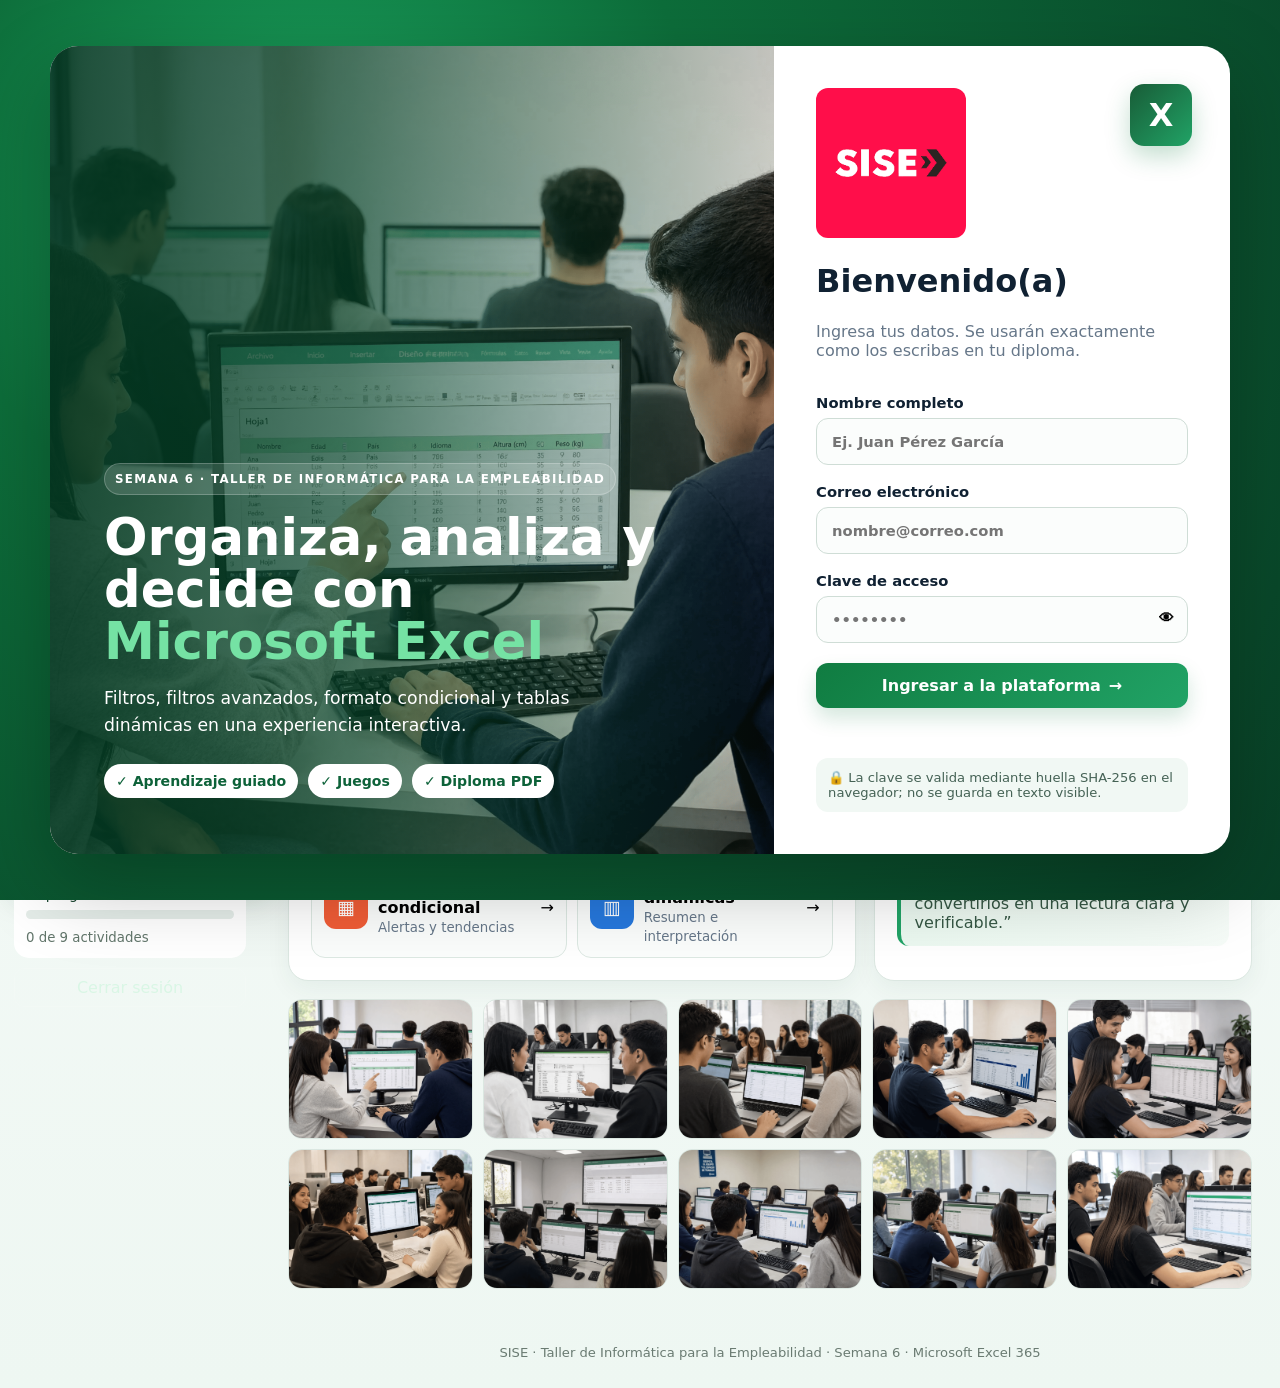
<file: S6/index.html>
<!doctype html>
<html lang="es">
<head>
  <meta charset="utf-8" />
  <meta name="viewport" content="width=device-width, initial-scale=1" />
  <meta name="theme-color" content="#107C41" />
  <title>SISE | Excel: Organización de Datos y Análisis Básico</title>
  <link rel="stylesheet" href="styles.css" />
</head>
<body>
  <div id="toast" class="toast" role="status" aria-live="polite"></div>

  <div id="authOverlay" class="auth-overlay" aria-modal="true" role="dialog">
    <div class="auth-card">
      <div class="auth-visual">
        <img class="auth-bg" src="assets/excel-01.png" alt="Estudiantes trabajando con Microsoft Excel" />
        <div class="auth-gradient"></div>
        <div class="auth-copy">
          <span class="eyebrow">SEMANA 6 · TALLER DE INFORMÁTICA PARA LA EMPLEABILIDAD</span>
          <h1>Organiza, analiza y decide con <strong>Microsoft Excel</strong></h1>
          <p>Filtros, filtros avanzados, formato condicional y tablas dinámicas en una experiencia interactiva.</p>
          <div class="auth-badges">
            <span>✓ Aprendizaje guiado</span><span>✓ Juegos</span><span>✓ Diploma PDF</span>
          </div>
        </div>
      </div>
      <div class="auth-form-wrap">
        <img src="assets/logo-sise.png" alt="SISE" class="sise-logo" />
        <div class="excel-mark" aria-label="Microsoft Excel"><span>X</span></div>
        <h2>Bienvenido(a)</h2>
        <p class="muted">Ingresa tus datos. Se usarán exactamente como los escribas en tu diploma.</p>
        <form id="authForm" autocomplete="on">
          <label>Nombre completo
            <input id="studentName" type="text" placeholder="Ej. Juan Pérez García" autocomplete="name" required minlength="4" />
          </label>
          <label>Correo electrónico
            <input id="studentEmail" type="email" placeholder="nombre@correo.com" autocomplete="email" required />
          </label>
          <label>Clave de acceso
            <div class="password-wrap">
              <input id="accessKey" type="password" placeholder="••••••••" required />
              <button type="button" id="togglePassword" class="icon-btn" aria-label="Mostrar u ocultar clave">👁</button>
            </div>
          </label>
          <button class="btn btn-primary btn-block" type="submit">Ingresar a la plataforma <span>→</span></button>
          <div id="authError" class="auth-error" role="alert"></div>
        </form>
        <div class="privacy-note"><span>🔒</span> La clave se valida mediante huella SHA-256 en el navegador; no se guarda en texto visible.</div>
      </div>
    </div>
  </div>

  <button id="mobileMenuBtn" class="mobile-menu-btn" aria-label="Abrir menú">☰</button>
  <div id="mobileScrim" class="mobile-scrim"></div>

  <aside id="sidebar" class="sidebar">
    <div class="brand-wrap">
      <img src="assets/logo-sise.png" alt="SISE" class="brand-logo" />
      <div class="excel-chip"><span class="excel-chip-icon">X</span><span>Excel 365</span></div>
    </div>

    <nav class="nav-list" aria-label="Navegación principal">
      <button class="nav-item active" data-target="inicio"><span class="nav-icon green">⌂</span><span>Inicio</span></button>
      <button class="nav-item" data-target="teoria"><span class="nav-icon teal">▣</span><span>Teoría</span></button>
      <button class="nav-item" data-target="tips"><span class="nav-icon yellow">✦</span><span>Tips y atajos</span></button>
      <button class="nav-item" data-target="videos"><span class="nav-icon blue">▶</span><span>Videos</span></button>
      <button class="nav-item" data-target="juegos"><span class="nav-icon purple">✚</span><span>Juegos</span></button>
      <button class="nav-item" data-target="quiz"><span class="nav-icon cyan">✓</span><span>Cuestionario</span></button>
      <button class="nav-item" data-target="diploma"><span class="nav-icon gold">★</span><span>Diploma</span></button>
    </nav>

    <div class="quick-tips">
      <div class="quick-title">Atajos rápidos</div>
      <div><kbd>Ctrl</kbd> + <kbd>Shift</kbd> + <kbd>L</kbd><span>Filtros</span></div>
      <div><kbd>Ctrl</kbd> + <kbd>T</kbd><span>Crear tabla</span></div>
      <div><kbd>Alt</kbd> + <kbd>N</kbd> + <kbd>V</kbd><span>Tabla dinámica</span></div>
    </div>

    <div class="progress-panel">
      <div class="progress-top"><span>Tu progreso</span><strong id="sidebarPct">0%</strong></div>
      <div class="progress-track"><div id="sidebarBar" class="progress-fill"></div></div>
      <small id="sidebarStatus">Comienza con la teoría</small>
    </div>

    <button id="logoutBtn" class="logout-btn">Cerrar sesión</button>
  </aside>

  <main class="app-shell">
    <header class="topbar">
      <div>
        <div class="topbar-kicker">MICROSOFT EXCEL · ORGANIZACIÓN DE DATOS</div>
        <div class="topbar-title">Semana 6 · Sesión 1</div>
      </div>
      <div class="topbar-right">
        <div class="mini-progress"><span id="topPct">0%</span><small>completado</small></div>
        <div class="student-chip"><div id="avatar" class="avatar">E</div><div><span>Hola,</span><strong id="studentChipName">Estudiante</strong></div></div>
      </div>
    </header>

    <section id="inicio" class="page-section active-section">
      <div class="hero-card">
        <div class="hero-media">
          <img id="heroImage" src="assets/excel-03.png" alt="Estudiantes aprendiendo Excel" />
          <div class="hero-overlay"></div>
        </div>
        <div class="hero-content">
          <div class="hero-badge"><span class="excel-mini">X</span> Microsoft Excel 365</div>
          <h1>Convierte datos densos en <span>información útil</span> para decidir</h1>
          <p>Aprende a organizar, filtrar, resaltar y resumir datos usando herramientas clave de Excel, tal como plantea la sesión de aprendizaje.</p>
          <div class="hero-actions">
            <button class="btn btn-primary" data-go="teoria">Comenzar aprendizaje →</button>
            <button class="btn btn-light" data-go="juegos">Ir a los retos</button>
          </div>
          <div id="heroDots" class="hero-dots" aria-label="Carrusel de imágenes"></div>
        </div>
      </div>

      <div class="stats-grid">
        <div class="stat-card"><strong>4</strong><span>Temas principales</span></div>
        <div class="stat-card"><strong>3</strong><span>Juegos interactivos</span></div>
        <div class="stat-card"><strong>10</strong><span>Preguntas evaluativas</span></div>
        <div class="stat-card"><strong>1</strong><span>Diploma final</span></div>
      </div>

      <div class="dashboard-grid">
        <div class="module-card wide">
          <div class="section-heading"><div><span class="kicker">RUTA DE APRENDIZAJE</span><h2>Domina las herramientas esenciales</h2></div><span class="tag">Ciclo II</span></div>
          <div class="topic-mini-grid">
            <button data-go="teoria" data-topic="filtros" class="topic-mini"><span class="topic-symbol filter">⌕</span><div><strong>Filtros</strong><small>Texto, números y fechas</small></div><span>→</span></button>
            <button data-go="teoria" data-topic="avanzados" class="topic-mini"><span class="topic-symbol advanced">⚙</span><div><strong>Filtros avanzados</strong><small>Criterios combinados</small></div><span>→</span></button>
            <button data-go="teoria" data-topic="condicional" class="topic-mini"><span class="topic-symbol conditional">▦</span><div><strong>Formato condicional</strong><small>Alertas y tendencias</small></div><span>→</span></button>
            <button data-go="teoria" data-topic="dinamicas" class="topic-mini"><span class="topic-symbol pivot">▥</span><div><strong>Tablas dinámicas</strong><small>Resumen e interpretación</small></div><span>→</span></button>
          </div>
        </div>
        <div class="module-card">
          <span class="kicker">PROPÓSITO DE LA SESIÓN</span>
          <h2>Organizar, filtrar, resumir e interpretar</h2>
          <p>La meta es obtener información relevante y sustentar decisiones con evidencia, verificando críticamente cualquier apoyo de IA.</p>
          <div class="quote-box">“No basta con tener datos: hay que convertirlos en una lectura clara y verificable.”</div>
        </div>
      </div>

      <div class="gallery-strip" id="galleryStrip"></div>
    </section>

    <section id="teoria" class="page-section">
      <div class="page-head">
        <div><span class="kicker">TEORÍA APLICADA</span><h1>Organización de datos y análisis básico</h1><p>Lee cada tema, revisa el ejemplo y marca la lección como completada.</p></div>
        <div class="page-illustration"><img src="assets/excel-02.png" alt="Estudiantes revisando datos en Excel" /></div>
      </div>
      <div id="theoryTabs" class="tabs">
        <button class="tab active" data-theory="filtros">Filtros</button>
        <button class="tab" data-theory="avanzados">Filtros avanzados</button>
        <button class="tab" data-theory="condicional">Formato condicional</button>
        <button class="tab" data-theory="dinamicas">Tablas dinámicas</button>
      </div>
      <div id="theoryContent"></div>
    </section>

    <section id="tips" class="page-section">
      <div class="page-head compact">
        <div><span class="kicker">PRODUCTIVIDAD</span><h1>Tips y combinaciones de teclado</h1><p>Atajos que aceleran tu trabajo sin perder precisión.</p></div>
        <div class="page-illustration"><img src="assets/excel-05.png" alt="Trabajo colaborativo con Excel" /></div>
      </div>
      <div class="tip-grid" id="tipGrid"></div>
      <div class="ai-card">
        <div class="ai-icon">AI</div>
        <div><span class="kicker">IA COMO APOYO BÁSICO</span><h2>Consulta, contrasta y verifica</h2><p>Puedes usar IA para proponer preguntas o sintetizar hallazgos, pero la respuesta debe contrastarse con los datos reales de Excel. Si la IA contradice la tabla, prevalece la evidencia de la hoja de cálculo.</p></div>
        <div class="ai-checklist"><span>✓ Formula una pregunta concreta</span><span>✓ Verifica cifras y filtros</span><span>✓ Contrasta la conclusión</span></div>
      </div>
      <div class="complete-wrap"><button id="completeTipsBtn" class="btn btn-primary">Marcar Tips + IA como completados ✓</button></div>
    </section>

    <section id="videos" class="page-section">
      <div class="page-head compact">
        <div><span class="kicker">REFUERZO AUDIOVISUAL</span><h1>Videos de aprendizaje</h1><p>Reproduce los tutoriales dentro de la plataforma y refuerza cada herramienta.</p></div>
        <div class="page-illustration"><img src="assets/excel-07.png" alt="Laboratorio con Excel" /></div>
      </div>
      <div class="video-grid">
        <article class="video-card"><div class="video-frame"><iframe src="https://www.youtube-nocookie.com/embed/ElWveAQUyps" title="Ordenar y filtrar datos en Excel" loading="lazy" allowfullscreen></iframe></div><h3>1. Ordenar y filtrar datos en Excel</h3><p>Fundamentos para localizar información rápidamente.</p></article>
        <article class="video-card"><div class="video-frame"><iframe src="https://www.youtube-nocookie.com/embed/uoj1nI-VePU" title="Tablas dinámicas en Excel" loading="lazy" allowfullscreen></iframe></div><h3>2. Tablas dinámicas</h3><p>Resume y analiza grandes conjuntos de datos.</p></article>
        <article class="video-card"><div class="video-thumb"><img src="assets/excel-04.png" alt="Excel en laboratorio" /><a href="https://www.youtube.com/results?search_query=filtro+avanzado+excel+espa%C3%B1ol" target="_blank" rel="noopener">Buscar tutorial ▶</a></div><h3>3. Filtro avanzado</h3><p>Practica criterios múltiples y rangos de condiciones.</p></article>
        <article class="video-card"><div class="video-thumb"><img src="assets/excel-08.png" alt="Excel en laboratorio" /><a href="https://www.youtube.com/results?search_query=formato+condicional+excel+espa%C3%B1ol" target="_blank" rel="noopener">Buscar tutorial ▶</a></div><h3>4. Formato condicional</h3><p>Destaca tendencias, alertas y resultados relevantes.</p></article>
      </div>
      <div class="callout"><strong>Consejo:</strong> mira un video con tu archivo de Excel abierto y replica cada paso. Aprenderás más haciendo que solo observando.</div>
    </section>

    <section id="juegos" class="page-section">
      <div class="page-head compact">
        <div><span class="kicker">GAMIFICACIÓN</span><h1>Juegos educativos</h1><p>Practica vocabulario, lógica y reconocimiento de herramientas.</p></div>
        <div class="page-illustration"><img src="assets/excel-06.png" alt="Estudiantes practicando Excel" /></div>
      </div>
      <div class="tabs games-tabs">
        <button class="tab active" data-game="crossword">Crucigrama</button>
        <button class="tab" data-game="memory">Juego de memoria</button>
        <button class="tab" data-game="wordsearch">Sopa de letras · 10 palabras</button>
      </div>
      <div id="gameArea"></div>
    </section>

    <section id="quiz" class="page-section">
      <div class="page-head compact">
        <div><span class="kicker">EVALUACIÓN</span><h1>Cuestionario de 10 preguntas</h1><p>Responde todas. Recibirás feedback inmediato en cada pregunta.</p></div>
        <div class="page-illustration"><img src="assets/excel-09.png" alt="Estudiantes en laboratorio moderno" /></div>
      </div>
      <div class="quiz-shell">
        <div class="quiz-progress"><div><span id="quizCount">Pregunta 1 de 10</span><strong id="quizScore">0 correctas</strong></div><div class="progress-track"><div id="quizBar" class="progress-fill"></div></div></div>
        <div id="quizCard" class="quiz-card"></div>
      </div>
    </section>

    <section id="diploma" class="page-section">
      <div class="page-head compact">
        <div><span class="kicker">RECONOCIMIENTO</span><h1>Diploma de finalización</h1><p>Completa teoría, tips, juegos y cuestionario para desbloquearlo.</p></div>
        <div class="page-illustration"><img src="assets/excel-10.png" alt="Trabajo colaborativo con Excel" /></div>
      </div>
      <div id="diplomaLocked" class="locked-card">
        <div class="lock-icon">🔒</div>
        <h2>Tu diploma todavía está bloqueado</h2>
        <p id="lockedText">Completa todas las actividades obligatorias.</p>
        <div id="requirementsList" class="requirements-list"></div>
      </div>
      <div id="diplomaReady" class="diploma-ready hidden">
        <div id="diplomaPreview" class="diploma-preview">
          <div class="diploma-border">
            <img src="assets/logo-sise.png" alt="SISE" class="diploma-logo" />
            <div class="diploma-excel">X</div>
            <span class="diploma-kicker">DIPLOMA DE FINALIZACIÓN</span>
            <h2>Microsoft Excel: Organización de Datos y Análisis Básico</h2>
            <p>Se otorga el presente reconocimiento a</p>
            <h1 id="diplomaName">Nombre del estudiante</h1>
            <p id="diplomaEmail">correo@ejemplo.com</p>
            <p>por completar satisfactoriamente las actividades de filtros, filtros avanzados, formato condicional, tablas dinámicas y análisis básico.</p>
            <div class="diploma-meta"><span>Fecha: <strong id="diplomaDate"></strong></span><span>Cuestionario: <strong id="diplomaScore"></strong></span></div>
            <div class="diploma-footer"><div><span class="signature-line"></span><small>DÁVILA SALVADOR, Julio · Docente</small></div><div class="seal">SISE<br><small>2026</small></div><div><span class="signature-line"></span><small>Taller de Informática para la Empleabilidad</small></div></div>
          </div>
        </div>
        <div class="diploma-actions"><button id="downloadDiplomaBtn" class="btn btn-primary">Descargar diploma en PDF ↓</button><button id="printDiplomaBtn" class="btn btn-light">Imprimir diploma</button></div>
      </div>
    </section>

    <footer class="footer">SISE · Taller de Informática para la Empleabilidad · Semana 6 · Microsoft Excel 365</footer>
  </main>

  <script src="app.js"></script>
</body>
</html>
</file>
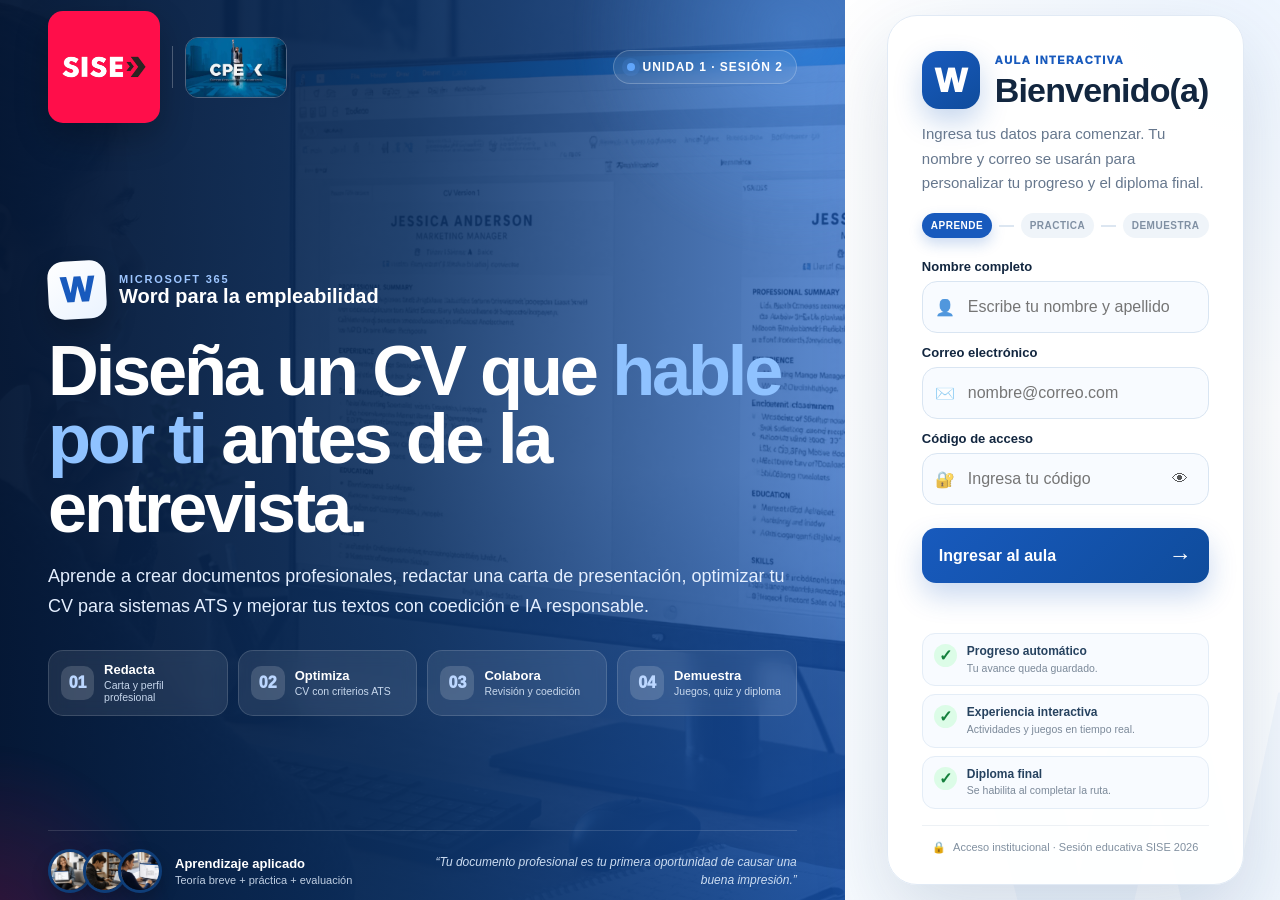
<file: cpex/s2/index.html>
<!doctype html>
<html lang="es">
<head>
<meta charset="utf-8"/>
<meta name="viewport" content="width=device-width,initial-scale=1"/>
<meta name="theme-color" content="#185ABD"/>
<title>SISE | Microsoft Word 365 para la Empleabilidad</title>
<style>
:root{
  --word:#185ABD;--word2:#103f84;--word3:#0b2e63;--wordSoft:#eaf3ff;--sise:#ff0a4f;--ink:#12263f;--muted:#64748b;--bg:#f4f8fc;--card:#ffffff;--ok:#16a34a;--bad:#dc2626;--warn:#f59e0b;--radius:22px;--shadow:0 18px 45px rgba(17,39,74,.12)
}
*{box-sizing:border-box}html{scroll-behavior:smooth}body{margin:0;font-family:Inter,Segoe UI,Arial,sans-serif;background:var(--bg);color:var(--ink)}
img{max-width:100%;display:block}button,input,textarea,select{font:inherit}button{cursor:pointer}
a{color:inherit}.hidden{display:none!important}
.btn{border:0;border-radius:14px;padding:12px 16px;font-weight:800;display:inline-flex;gap:10px;align-items:center;justify-content:center;text-decoration:none;transition:.2s}
.btn-primary{background:var(--word);color:#fff}.btn-primary:hover{background:var(--word2)}
.btn-soft{background:var(--wordSoft);color:var(--word2)}.btn-soft:hover{background:#d8e8ff}
.btn-dark{background:#12263f;color:#fff}.btn-dark:hover{background:#0e1e32}
.btn-danger{background:#fee2e2;color:#991b1b}.btn-danger:hover{background:#fecaca}
.pill{display:inline-flex;align-items:center;gap:8px;padding:8px 12px;border-radius:999px;background:rgba(255,255,255,.14);font-weight:800;font-size:13px}
.auth{position:fixed;inset:0;z-index:1000;background:linear-gradient(135deg,#0b2f63,#185ABD 60%,#2b73cb);display:grid;place-items:center;padding:20px}
.auth-card{width:min(1180px,96vw);min-height:680px;background:#fff;border-radius:30px;overflow:hidden;display:grid;grid-template-columns:1.1fr .9fr;box-shadow:0 35px 90px rgba(0,0,0,.28)}
.auth-visual{position:relative;padding:34px 34px 28px;background:linear-gradient(180deg,#eff6ff,#dbeafe);overflow:hidden}
.auth-visual:before{content:'';position:absolute;inset:-20% auto auto -10%;width:360px;height:360px;border-radius:50%;background:radial-gradient(circle,rgba(24,90,189,.22),transparent 60%)}
.brand-row{display:flex;align-items:center;justify-content:space-between;gap:16px;position:relative;z-index:2}
.brand-logos{display:flex;align-items:center;gap:14px}.brand-logos img:first-child{width:118px;border-radius:18px;box-shadow:0 12px 30px rgba(24,90,189,.14)}.brand-logos img:last-child{width:120px;height:74px;object-fit:cover;border-radius:14px;box-shadow:0 12px 30px rgba(24,90,189,.14)}
.word-badge{display:inline-flex;align-items:center;gap:12px;background:var(--word);color:#fff;padding:14px 18px;border-radius:18px;font-weight:900;box-shadow:0 12px 32px rgba(24,90,189,.24)}
.word-badge .wbox{width:40px;height:40px;border-radius:10px;background:#fff;color:var(--word);display:grid;place-items:center;font-size:26px;font-weight:900}
.auth-copy{position:relative;z-index:2;margin-top:26px}.auth-copy h1{font-size:44px;line-height:1.03;margin:0 0 14px}.auth-copy p{font-size:17px;line-height:1.62;color:#45607f;margin:0 0 18px}
.auth-grid{display:grid;grid-template-columns:1.1fr .9fr;gap:14px;margin-top:24px}
.auth-card-mini{background:rgba(255,255,255,.84);backdrop-filter:blur(10px);border:1px solid rgba(24,90,189,.1);padding:14px;border-radius:18px;box-shadow:0 10px 28px rgba(24,90,189,.10)}
.auth-card-mini h3{margin:0 0 8px;font-size:16px;color:var(--word2)}.auth-card-mini p,.auth-card-mini li{color:#4c6280;line-height:1.5;font-size:14px}.auth-card-mini ul{margin:0;padding-left:18px}
.auth-collage{margin-top:18px;display:grid;grid-template-columns:1.1fr .9fr;grid-template-rows:160px 160px;gap:12px;position:relative;z-index:2}.auth-collage img{width:100%;height:100%;object-fit:cover;border-radius:18px;box-shadow:var(--shadow)}.auth-collage img:first-child{grid-row:1/3}
.auth-form{padding:42px 42px 34px;background:#fff;display:flex;flex-direction:column;justify-content:center}
.auth-form h2{font-size:30px;margin:0 0 6px}.auth-form p{color:var(--muted);line-height:1.6;margin:0 0 16px}.field{margin:10px 0}.field label{display:block;font-weight:800;font-size:14px;margin-bottom:7px}.field input{width:100%;border:1px solid #d8e3ef;background:#fbfdff;border-radius:14px;padding:13px 14px;outline:none}.field input:focus{border-color:var(--word);box-shadow:0 0 0 4px rgba(24,90,189,.12)}.auth-msg{min-height:24px;font-weight:800;font-size:14px;margin-top:8px}
.auth-note{margin-top:16px;padding:14px;background:#f7fbff;border:1px solid #d9eaff;border-radius:16px;color:#496481;font-size:14px;line-height:1.55}
.app{min-height:100vh}.sidebar{position:fixed;left:0;top:0;bottom:0;width:290px;background:linear-gradient(180deg,#0d2341,#14365f 55%,#185ABD);color:#fff;padding:16px 14px;z-index:80;display:flex;flex-direction:column;transition:.25s}
.side-brand{display:flex;gap:12px;align-items:center;padding:8px 10px 14px;border-bottom:1px solid rgba(255,255,255,.14)}.side-brand img{width:54px;height:54px;border-radius:14px;object-fit:cover}.side-brand b{font-size:15px}.side-brand small{display:block;color:#b8c7da;margin-top:4px}
.nav{padding:14px 0;display:grid;gap:6px;overflow:auto}.nav button{border:0;background:transparent;color:#d9e7f7;text-align:left;border-radius:12px;padding:11px 12px;font-weight:800;display:flex;gap:12px;align-items:center}.nav button .ico{width:31px;height:31px;border-radius:10px;display:grid;place-items:center;background:rgba(255,255,255,.12);flex:0 0 auto}.nav button.active,.nav button:hover{background:rgba(255,255,255,.12);color:#fff}
.side-panel{margin-top:auto;background:rgba(255,255,255,.08);border:1px solid rgba(255,255,255,.12);border-radius:16px;padding:14px}.side-panel h4{margin:0 0 8px;font-size:13px;color:#93c5fd}.side-panel p,.side-panel li{font-size:12px;line-height:1.6;color:#e1ebf7}.side-panel ul{margin:0;padding-left:16px}.kbd{display:inline-block;background:rgba(0,0,0,.24);border:1px solid rgba(255,255,255,.18);padding:1px 6px;border-radius:6px;font-size:11px}
.main{margin-left:290px;min-height:100vh}.topbar{position:sticky;top:0;z-index:60;display:flex;align-items:center;gap:12px;padding:14px 22px;background:rgba(244,248,252,.92);backdrop-filter:blur(10px);border-bottom:1px solid #e4ebf3}.hamb{display:none;width:42px;height:42px;border:0;border-radius:12px;background:#fff;box-shadow:0 8px 24px rgba(0,0,0,.08)}.top-title{font-size:18px;font-weight:900}.top-spacer{flex:1}.user-pill{background:#fff;border:1px solid #e4eaf2;border-radius:999px;padding:8px 12px;font-weight:800;font-size:13px}.progress-wrap{width:240px}.progress-line{height:8px;background:#dce5f1;border-radius:999px;overflow:hidden}.progress-bar{height:100%;width:0;background:linear-gradient(90deg,#185ABD,#60a5fa);transition:.3s}.progress-label{font-size:11px;color:var(--muted);text-align:right;margin-top:4px}
.content{max-width:1500px;margin:auto;padding:24px}.section{display:none}.section.active{display:block}
.hero{background:linear-gradient(135deg,#0b2e63,#185ABD 60%,#3b82f6);color:#fff;border-radius:32px;overflow:hidden;box-shadow:var(--shadow);display:grid;grid-template-columns:1.02fr .98fr;min-height:420px}.hero-copy{padding:42px 42px 38px}.hero-copy h1{font-size:50px;line-height:1.02;margin:16px 0 14px}.hero-copy p{font-size:18px;line-height:1.65;color:#eaf2ff;max-width:760px}.hero-actions{display:flex;gap:12px;flex-wrap:wrap;margin-top:24px}.hero-actions .btn-primary{box-shadow:0 12px 30px rgba(0,0,0,.18)}
.hero-stats{display:grid;grid-template-columns:repeat(3,1fr);gap:12px;margin-top:22px}.stat{background:rgba(255,255,255,.12);border:1px solid rgba(255,255,255,.15);border-radius:18px;padding:14px}.stat b{display:block;font-size:26px;margin-bottom:4px}.stat span{font-size:13px;color:#e5effd}
.hero-mosaic{padding:22px;display:grid;grid-template-columns:1fr 1fr;grid-template-rows:165px 165px 1fr;gap:12px;align-content:center}.hero-mosaic img{width:100%;height:100%;object-fit:cover;border-radius:22px;box-shadow:0 16px 34px rgba(0,0,0,.18)}.hero-mosaic img:first-child{grid-row:1/3}.hero-mosaic img:last-child{grid-column:1/3;height:180px}
.motivate{padding:16px 18px;border-radius:16px;background:linear-gradient(90deg,#eff6ff,#fff);border-left:5px solid var(--word);font-weight:800;margin:18px 0;color:#27405e}.section-head{display:flex;justify-content:space-between;align-items:end;gap:16px;margin-bottom:16px}.section-head h2{font-size:34px;margin:0}.section-head p{margin:6px 0 0;color:var(--muted);line-height:1.6}
.cards{display:grid;grid-template-columns:repeat(4,1fr);gap:16px;margin:18px 0}.card{background:var(--card);border:1px solid #e4ebf3;border-radius:var(--radius);padding:20px;box-shadow:0 8px 24px rgba(19,51,86,.06)}.metric{font-size:34px;color:var(--word);font-weight:900}.soft{background:#f7fbff}
.theory-grid{display:grid;grid-template-columns:repeat(2,1fr);gap:18px}.theory-card{overflow:hidden;border-radius:22px;background:#fff;border:1px solid #e4ebf3;box-shadow:0 10px 28px rgba(17,41,74,.07)}.theory-card img{height:220px;width:100%;object-fit:cover}.theory-body{padding:20px}.theory-body h3{margin:0 0 10px;font-size:24px;color:#103f84}.theory-body p,.theory-body li{color:#455970;line-height:1.65}.theory-body ul{padding-left:20px}.complete-row{display:flex;justify-content:space-between;align-items:center;gap:14px;padding-top:14px;border-top:1px solid #edf2f7;margin-top:14px}
.status{font-size:12px;font-weight:900;padding:6px 10px;border-radius:999px;background:#eef2f7;color:#64748b}.status.done{background:#dcfce7;color:#166534}
.tips-layout{display:grid;grid-template-columns:1.1fr .9fr;gap:18px}.tip-list{display:grid;gap:12px}.tip{display:flex;gap:14px;background:#fff;border:1px solid #e4ebf3;border-radius:18px;padding:16px;box-shadow:0 8px 24px rgba(19,51,86,.05)}.tip-num{width:42px;height:42px;border-radius:12px;background:var(--wordSoft);color:var(--word);display:grid;place-items:center;font-weight:900}.shortcut-grid{display:grid;grid-template-columns:repeat(2,1fr);gap:12px}.shortcut{background:#fff;border:1px solid #e4ebf3;border-radius:18px;padding:16px}.shortcut code{display:inline-block;background:#10233e;color:#fff;padding:4px 8px;border-radius:8px;margin-bottom:7px}
.video-grid{display:grid;grid-template-columns:repeat(2,1fr);gap:18px}.video-card{background:#fff;border-radius:20px;padding:16px;border:1px solid #e4ebf3;box-shadow:0 8px 24px rgba(19,51,86,.05)}.video-frame{width:100%;aspect-ratio:16/9;border:0;border-radius:16px;background:#dbeafe}
.gallery{display:grid;grid-template-columns:repeat(3,1fr);gap:16px}.gallery figure{margin:0;background:#fff;border:1px solid #e4ebf3;border-radius:20px;overflow:hidden;box-shadow:0 8px 24px rgba(19,51,86,.06)}.gallery img{height:220px;width:100%;object-fit:cover}.gallery figcaption{padding:14px 15px;font-size:14px;line-height:1.55;color:#4c6078}
.practice-grid{display:grid;grid-template-columns:1fr 1fr;gap:18px}.worksheet{background:#fff;border:1px solid #e4ebf3;border-radius:22px;padding:20px;box-shadow:0 8px 24px rgba(19,51,86,.06)}.worksheet h3{margin-top:0}.worksheet textarea,.worksheet input[type=text]{width:100%;border:1px solid #d8e1ec;border-radius:14px;padding:12px 13px;background:#fcfdff;outline:none}.worksheet textarea{min-height:120px;resize:vertical}.worksheet textarea:focus,.worksheet input[type=text]:focus{border-color:var(--word);box-shadow:0 0 0 4px rgba(24,90,189,.1)}.jobbox{background:#f7fbff;border:1px solid #d9eaff;border-radius:16px;padding:16px;margin:14px 0}.keyword-checks{display:grid;grid-template-columns:repeat(2,1fr);gap:8px;margin:12px 0}.keyword-checks label{background:#f8fafc;border:1px solid #e3eaf2;border-radius:12px;padding:10px 10px;font-size:14px;display:flex;gap:8px;align-items:flex-start}
.games-tabs{display:flex;gap:8px;flex-wrap:wrap;margin-bottom:16px}.games-tabs button{border:0;border-radius:999px;padding:10px 14px;background:#e7eef8;color:#24415f;font-weight:800}.games-tabs button.active{background:var(--word);color:#fff}.game-panel{display:none}.game-panel.active{display:block}
.cross-layout{display:grid;grid-template-columns:auto 1fr;gap:20px;align-items:start}.cross-grid{display:grid;grid-template-columns:repeat(11,38px);grid-auto-rows:38px;gap:2px;background:#cfd8e5;padding:2px;border-radius:10px;width:max-content}.cross-cell{width:38px;height:38px;border:0;text-transform:uppercase;text-align:center;font-weight:900;font-size:18px;background:#fff;outline:none}.cross-cell.good{background:#dcfce7;color:#166534}.cross-cell.bad{background:#fee2e2;color:#991b1b}.cross-block{background:#10233e}.clues{background:#fff;border:1px solid #e4ebf3;border-radius:18px;padding:18px;box-shadow:0 8px 24px rgba(19,51,86,.06)}.clues li{margin:8px 0;line-height:1.45}
.memory-wrap{display:grid;gap:16px}.memory-grid{display:grid;grid-template-columns:repeat(4,1fr);gap:12px}.memory-card{height:124px;position:relative;transform-style:preserve-3d;transition:.45s;cursor:pointer}.memory-card.flipped{transform:rotateY(180deg)}.memory-face{position:absolute;inset:0;border-radius:18px;display:flex;align-items:center;justify-content:center;padding:12px;text-align:center;backface-visibility:hidden;border:1px solid #dbe6f1;box-shadow:0 8px 20px rgba(19,51,86,.06)}.memory-front{background:linear-gradient(135deg,#185ABD,#3b82f6);color:#fff;font-size:34px;font-weight:900}.memory-back{background:#fff;color:#24415f;transform:rotateY(180deg);font-weight:800;line-height:1.4}.memory-card.matched .memory-back{background:#dcfce7;border-color:#86efac;color:#166534}
.wordsearch-wrap{display:grid;grid-template-columns:auto 1fr;gap:20px;align-items:start}.ws-grid{display:grid;grid-template-columns:repeat(15,32px);gap:2px;background:#cfd8e5;padding:2px;border-radius:10px;width:max-content}.ws-cell{width:32px;height:32px;display:grid;place-items:center;background:#fff;font-weight:900;border-radius:4px;user-select:none;cursor:pointer}.ws-cell.start{background:#dbeafe}.ws-cell.found{background:#bfdbfe;color:#0f4c9c}.ws-list{display:grid;grid-template-columns:repeat(2,1fr);gap:8px}.ws-word{background:#fff;border:1px solid #e4ebf3;border-radius:12px;padding:10px 12px;font-weight:800}.ws-word.found{background:#dcfce7;border-color:#86efac;color:#166534}
.quiz-form{display:grid;gap:14px}.quiz-q{background:#fff;border:1px solid #e4ebf3;border-radius:20px;padding:18px;box-shadow:0 8px 24px rgba(19,51,86,.05)}.quiz-q h4{margin:0 0 12px}.quiz-q label{display:block;padding:9px 10px;border-radius:11px}.quiz-q.correct{border-color:#86efac;background:#f0fdf4}.quiz-q.wrong{border-color:#fecaca;background:#fff1f2}
.download-grid{display:grid;grid-template-columns:repeat(3,1fr);gap:16px}.download{background:#fff;border:1px solid #e4ebf3;border-radius:20px;padding:18px;box-shadow:0 8px 24px rgba(19,51,86,.05)}
.diploma-area{display:grid;grid-template-columns:1fr .95fr;gap:18px}.diploma-card{background:#fff;border:1px solid #e4ebf3;border-radius:22px;padding:20px;box-shadow:0 8px 24px rgba(19,51,86,.06)}.cert-preview{aspect-ratio:1.414/1;background:linear-gradient(180deg,#fff,#f8fbff);border:3px solid #113d77;border-radius:24px;position:relative;overflow:hidden;padding:28px;display:flex;flex-direction:column;justify-content:center;align-items:center;text-align:center}.cert-preview:before{content:'';position:absolute;inset:14px;border:2px solid var(--sise);border-radius:18px}.cert-preview img{width:120px;position:relative}.cert-preview h3{margin:16px 0 10px;color:var(--word2);font-size:38px}.cert-preview .big-name{font-size:32px;font-weight:900;color:var(--word);margin:6px 0}.cert-preview p{margin:4px 0;position:relative;color:#40546d}.locked{padding:20px;border-radius:18px;background:#fff7ed;border:1px solid #fed7aa;color:#9a3412;font-weight:800}
.toast{position:fixed;right:18px;bottom:18px;background:#0f172a;color:#fff;padding:14px 16px;border-radius:14px;box-shadow:0 16px 35px rgba(0,0,0,.22);z-index:120;opacity:0;transform:translateY(10px);transition:.25s;pointer-events:none}.toast.show{opacity:1;transform:translateY(0)}

.dynamic-strip{display:flex;align-items:center;justify-content:space-between;gap:14px;background:linear-gradient(90deg,#0f4c9c,#185ABD,#3b82f6);background-size:200% 200%;animation:flowGradient 7s ease infinite;color:#fff;border-radius:18px;padding:15px 16px;box-shadow:0 12px 28px rgba(24,90,189,.18);margin:18px 0}.dynamic-copy{display:flex;align-items:center;gap:10px;flex-wrap:wrap}.live-dot{width:10px;height:10px;border-radius:50%;background:#86efac;box-shadow:0 0 0 0 rgba(134,239,172,.7);animation:pulseDot 1.8s infinite}.hero-showcase{position:relative;padding:22px;display:flex;flex-direction:column;justify-content:center;min-height:420px}.hero-slider{position:relative;height:340px;border-radius:24px;overflow:hidden;box-shadow:0 18px 40px rgba(0,0,0,.22)}.hero-slide{position:absolute;inset:0;margin:0;opacity:0;transform:scale(1.04);transition:opacity .8s ease,transform 1.2s ease}.hero-slide.active{opacity:1;transform:scale(1)}.hero-slide img{width:100%;height:100%;object-fit:cover}.hero-slide:after{content:'';position:absolute;inset:0;background:linear-gradient(180deg,transparent 55%,rgba(4,20,45,.76))}.hero-slide figcaption{position:absolute;left:22px;right:22px;bottom:20px;z-index:2;color:#fff;font-weight:800;font-size:17px}.hero-dots{display:flex;justify-content:center;gap:8px;margin-top:14px}.hero-dot{width:9px;height:9px;border:0;border-radius:999px;background:rgba(255,255,255,.4);padding:0;transition:.25s}.hero-dot.active{width:30px;background:#fff}.card,.theory-card,.tip,.video-card,.worksheet,.download,.gallery figure,.quiz-q{transition:transform .25s ease,box-shadow .25s ease,border-color .25s ease}.card:hover,.theory-card:hover,.tip:hover,.video-card:hover,.worksheet:hover,.download:hover,.gallery figure:hover,.quiz-q:hover{transform:translateY(-5px);box-shadow:0 16px 34px rgba(19,51,86,.12);border-color:#c9dbf1}.reveal{opacity:0;transform:translateY(24px);transition:opacity .6s ease,transform .6s ease}.reveal.visible{opacity:1;transform:none}@keyframes flowGradient{0%{background-position:0% 50%}50%{background-position:100% 50%}100%{background-position:0% 50%}}@keyframes pulseDot{0%{box-shadow:0 0 0 0 rgba(134,239,172,.6)}70%{box-shadow:0 0 0 10px rgba(134,239,172,0)}100%{box-shadow:0 0 0 0 rgba(134,239,172,0)}}
@media (max-width:1100px){.hero,.auth-card,.practice-grid,.diploma-area,.tips-layout,.video-grid,.download-grid,.cards,.theory-grid,.gallery{grid-template-columns:1fr}.hero-showcase{min-height:360px}.auth-grid{grid-template-columns:1fr}.memory-grid{grid-template-columns:repeat(3,1fr)}.cross-layout,.wordsearch-wrap{grid-template-columns:1fr}.download-grid{grid-template-columns:1fr}.gallery{grid-template-columns:repeat(2,1fr)}.cards{grid-template-columns:repeat(2,1fr)}.auth-card{min-height:auto}}
@media (max-width:860px){.sidebar{transform:translateX(-100%)}.sidebar.open{transform:none}.main{margin-left:0}.hamb{display:block}.progress-wrap{display:none}.content{padding:18px}.hero-copy h1{font-size:38px}.hero{min-height:auto}.hero-slider{height:280px}}
@media (max-width:640px){.auth{padding:10px}.auth-card{width:100%;border-radius:22px}.auth-form,.auth-visual{padding:22px}.auth-copy h1{font-size:32px}.brand-logos{flex-wrap:wrap}.hero-copy{padding:24px}.hero-showcase{padding:14px}.hero-slider{height:250px}.cards,.gallery,.shortcut-grid,.keyword-checks,.ws-list,.memory-grid{grid-template-columns:1fr}.cross-grid{grid-template-columns:repeat(11,30px)}.cross-cell{width:30px;height:30px;font-size:15px}.ws-grid{grid-template-columns:repeat(15,24px)}.ws-cell{width:24px;height:24px;font-size:12px}.topbar{padding:12px}.top-title{font-size:16px}.user-pill{display:none}.btn{padding:11px 14px}}

/* ===== REDISEÑO V3 · experiencia visual Word 365 ===== */
body{background:radial-gradient(circle at 85% 0%,#e7f1ff 0,transparent 28%),linear-gradient(180deg,#f7fbff 0,#f2f6fb 55%,#eef4fb 100%)}
.auth{padding:0;background:#071f44;overflow:auto}
.auth-shell{width:100%;min-height:100vh;display:grid;grid-template-columns:minmax(0,1.25fr) minmax(420px,.75fr);background:#fff}
.auth-stage{position:relative;overflow:hidden;padding:38px 48px 42px;color:#fff;background:linear-gradient(135deg,rgba(7,31,68,.96),rgba(24,90,189,.90)),url('assets/05-docente-clase.png') center/cover no-repeat;display:grid;grid-template-rows:auto auto 1fr;gap:26px}
.auth-stage:before{content:'';position:absolute;width:560px;height:560px;border-radius:50%;right:-230px;top:-250px;background:radial-gradient(circle,rgba(96,165,250,.42),rgba(96,165,250,0) 67%)}
.auth-stage:after{content:'';position:absolute;width:380px;height:380px;border-radius:50%;left:-190px;bottom:-210px;background:radial-gradient(circle,rgba(255,10,79,.20),rgba(255,10,79,0) 68%)}
.auth-stage-top,.auth-stage-copy,.auth-photo-stage{position:relative;z-index:2}
.auth-stage-top{display:flex;align-items:center;justify-content:space-between;gap:18px}.auth-brand-lockup{display:flex;align-items:center;gap:12px}.auth-sise{width:116px;border-radius:16px;box-shadow:0 14px 35px rgba(0,0,0,.20)}.auth-cpex{width:110px;height:64px;object-fit:cover;border-radius:14px;border:1px solid rgba(255,255,255,.3)}
.auth-session-chip{padding:9px 13px;border:1px solid rgba(255,255,255,.28);background:rgba(255,255,255,.10);backdrop-filter:blur(10px);border-radius:999px;font-weight:900;font-size:12px;letter-spacing:.08em}
.auth-stage-copy{max-width:850px}.wordmark-large{display:flex;align-items:center;gap:12px;margin-bottom:15px}.wordmark-large span{display:grid;place-items:center;width:48px;height:48px;border-radius:13px;background:#fff;color:var(--word);font-size:30px;font-weight:950;box-shadow:0 10px 28px rgba(0,0,0,.18)}.wordmark-large b{font-size:19px;letter-spacing:.01em}
.auth-stage-copy h1{font-size:clamp(42px,5.2vw,72px);max-width:840px;line-height:.98;margin:0 0 20px;letter-spacing:-.04em}.auth-stage-copy p{max-width:800px;margin:0;color:#e7f0ff;font-size:18px;line-height:1.65}.auth-outcomes{display:flex;flex-wrap:wrap;gap:10px;margin-top:22px}.auth-outcomes span{background:rgba(255,255,255,.12);border:1px solid rgba(255,255,255,.18);padding:9px 12px;border-radius:999px;font-size:13px;font-weight:850}
.auth-photo-stage{align-self:end;position:relative;max-width:900px}.auth-photo-stage>img{width:100%;height:290px;object-fit:cover;border-radius:28px;border:1px solid rgba(255,255,255,.24);box-shadow:0 24px 60px rgba(0,0,0,.34)}.auth-float-card{position:absolute;background:rgba(255,255,255,.94);color:#173355;padding:12px 14px;border-radius:16px;box-shadow:0 15px 35px rgba(0,0,0,.18);min-width:190px;backdrop-filter:blur(8px);animation:floatCard 4s ease-in-out infinite}.auth-float-card b{display:block;font-size:14px}.auth-float-card small{display:block;color:#64748b;margin-top:3px}.float-one{left:22px;bottom:20px}.float-two{right:22px;top:20px;animation-delay:-2s}
.auth-login{position:relative;background:linear-gradient(180deg,#fff,#f7fbff);display:grid;place-items:center;padding:40px}.auth-login:before{content:'W';position:absolute;right:18px;bottom:-70px;font-size:330px;line-height:1;font-weight:950;color:rgba(24,90,189,.035);pointer-events:none}.login-card{position:relative;z-index:2;width:min(470px,100%);background:rgba(255,255,255,.93);border:1px solid #e1ebf6;border-radius:30px;padding:34px;box-shadow:0 28px 70px rgba(18,56,102,.15)}.login-word-icon{width:58px;height:58px;border-radius:17px;display:grid;place-items:center;background:linear-gradient(145deg,#185ABD,#0f4c9c);color:#fff;font-size:34px;font-weight:950;box-shadow:0 12px 28px rgba(24,90,189,.26);margin-bottom:17px}.login-eyebrow{color:var(--word);font-size:12px;font-weight:950;letter-spacing:.1em}.login-card h2{font-size:34px;margin:7px 0 8px;letter-spacing:-.02em}.login-intro{font-size:15px!important;line-height:1.6!important;margin-bottom:20px!important}.modern-field{margin:13px 0}.modern-field label{font-size:13px}.field-box{display:flex;align-items:center;gap:9px;background:#f8fbff;border:1px solid #d9e5f2;border-radius:15px;padding:0 12px;transition:.2s}.field-box:focus-within{border-color:#185ABD;box-shadow:0 0 0 4px rgba(24,90,189,.10);background:#fff}.field-box>span{font-size:16px;opacity:.75}.field-box input{border:0!important;background:transparent!important;padding:14px 4px!important;box-shadow:none!important;min-width:0}.password-toggle{border:0;background:transparent;width:38px;height:38px;border-radius:10px;opacity:.65}.password-toggle:hover{background:#eaf3ff;opacity:1}.login-button{width:100%;margin-top:10px;padding:14px 18px;border-radius:15px;background:linear-gradient(135deg,#185ABD,#0f4c9c);box-shadow:0 13px 30px rgba(24,90,189,.24);justify-content:space-between}.login-button span{font-size:22px}.login-benefits{display:grid;grid-template-columns:1fr 1fr;gap:10px;margin-top:18px}.login-benefits>div{display:grid;grid-template-columns:auto 1fr;column-gap:8px;align-items:start;background:#f7fbff;border:1px solid #e2edf8;border-radius:14px;padding:11px}.login-benefits span{grid-row:1/3;color:#16a34a;font-weight:950}.login-benefits b{font-size:12px}.login-benefits small{font-size:11px;color:#718196;margin-top:2px}.login-privacy{font-size:12px!important;text-align:center;color:#7a899a!important;margin:16px 0 0!important}.auth-msg{font-size:13px}
@keyframes floatCard{0%,100%{transform:translateY(0)}50%{transform:translateY(-7px)}}
.sidebar{background:linear-gradient(180deg,#0a1e39 0%,#0f315d 58%,#185ABD 100%);box-shadow:12px 0 34px rgba(15,49,93,.09)}.nav button{position:relative;overflow:hidden}.nav button.active{background:linear-gradient(90deg,rgba(255,255,255,.18),rgba(255,255,255,.08));box-shadow:inset 3px 0 0 #60a5fa}.nav button:hover{transform:translateX(3px)}
.main{background:transparent}.topbar{margin:14px 20px 0;border:1px solid rgba(215,228,241,.9);border-radius:18px;box-shadow:0 12px 32px rgba(30,60,98,.08);background:rgba(255,255,255,.88)}.content{padding-top:20px}.hero{border:1px solid rgba(255,255,255,.18);background:radial-gradient(circle at 80% 15%,rgba(96,165,250,.55),transparent 26%),linear-gradient(135deg,#08254f,#185ABD 58%,#2370ce);box-shadow:0 24px 55px rgba(24,90,189,.18)}.hero-copy h1{letter-spacing:-.035em}.hero-slider{border:1px solid rgba(255,255,255,.18)}
.section-head{position:relative;padding-left:17px}.section-head:before{content:'';position:absolute;left:0;top:4px;bottom:4px;width:5px;border-radius:999px;background:linear-gradient(180deg,#185ABD,#60a5fa)}.section-head h2{letter-spacing:-.025em}.card,.theory-card,.tip,.video-card,.worksheet,.download,.gallery figure,.quiz-q{border-color:#dde8f3}.card:hover,.theory-card:hover,.tip:hover,.video-card:hover,.worksheet:hover,.download:hover,.gallery figure:hover,.quiz-q:hover{box-shadow:0 18px 42px rgba(24,90,189,.11)}
@media(max-width:1100px){.auth-shell{grid-template-columns:1fr}.auth-stage{min-height:720px}.auth-login{padding:36px}.auth-photo-stage>img{height:280px}}
@media(max-width:680px){.auth-stage{padding:24px 20px 28px;min-height:auto}.auth-stage-top{align-items:flex-start}.auth-brand-lockup{gap:8px}.auth-sise{width:84px}.auth-cpex{width:82px;height:52px}.auth-session-chip{font-size:10px}.auth-stage-copy h1{font-size:40px}.auth-stage-copy p{font-size:15px}.auth-photo-stage>img{height:220px}.auth-float-card{display:none}.auth-login{padding:18px 14px 28px}.login-card{padding:25px;border-radius:24px}.login-benefits{grid-template-columns:1fr}.topbar{margin:8px 8px 0}.content{padding:14px}.auth-outcomes{gap:7px}.auth-outcomes span{font-size:11px}}


/* ===== Bienvenida V4 ===== */
.welcome-v4{padding:0!important;background:#071b3b!important;overflow:auto!important}
.welcome-shell{width:100%;min-height:100vh;display:grid;grid-template-columns:minmax(0,1.32fr) minmax(390px,.68fr);background:#fff}
.welcome-visual{position:relative;min-height:100vh;overflow:hidden;color:#fff;padding:38px 48px 34px;display:flex;flex-direction:column;justify-content:space-between;background:#0b2f63}
.welcome-bg-slider,.welcome-overlay{position:absolute;inset:0}.welcome-bg-slider img{position:absolute;inset:0;width:100%;height:100%;object-fit:cover;opacity:0;transform:scale(1.04);transition:opacity 1.1s ease,transform 7s ease}.welcome-bg-slider img.active{opacity:1;transform:scale(1.11)}
.welcome-overlay{background:linear-gradient(90deg,rgba(5,24,54,.97) 0%,rgba(12,48,97,.91) 48%,rgba(24,90,189,.70) 100%),linear-gradient(0deg,rgba(5,25,55,.72),transparent 48%)}
.welcome-glow{position:absolute;border-radius:50%;filter:blur(4px);pointer-events:none}.glow-a{width:460px;height:460px;right:-180px;top:-170px;background:radial-gradient(circle,rgba(96,165,250,.38),transparent 68%);animation:welcomePulse 6s ease-in-out infinite}.glow-b{width:390px;height:390px;left:-210px;bottom:-200px;background:radial-gradient(circle,rgba(255,10,79,.19),transparent 68%);animation:welcomePulse 8s ease-in-out infinite reverse}
@keyframes welcomePulse{50%{transform:scale(1.14);opacity:.75}}
.welcome-topbar,.welcome-maincopy,.welcome-bottom{position:relative;z-index:3}.welcome-topbar{display:flex;justify-content:space-between;align-items:center;gap:18px}.welcome-brand{display:flex;align-items:center;gap:12px}.welcome-sise{width:112px;border-radius:15px;box-shadow:0 14px 34px rgba(0,0,0,.24)}.welcome-cpex{width:102px;height:61px;object-fit:cover;border-radius:13px;border:1px solid rgba(255,255,255,.28)}.brand-divider{width:1px;height:42px;background:rgba(255,255,255,.25)}.welcome-session{display:flex;align-items:center;gap:8px;padding:9px 13px;border:1px solid rgba(255,255,255,.22);background:rgba(255,255,255,.08);backdrop-filter:blur(10px);border-radius:999px;font-size:12px;font-weight:900;letter-spacing:.08em}.session-dot{width:8px;height:8px;border-radius:50%;background:#60a5fa;box-shadow:0 0 0 5px rgba(96,165,250,.14)}
.welcome-maincopy{max-width:880px;margin:58px 0 34px}.welcome-wordline{display:flex;align-items:center;gap:13px;margin-bottom:18px}.welcome-word-icon{width:58px;height:58px;border-radius:16px;background:linear-gradient(145deg,#fff,#eaf3ff);display:grid;place-items:center;box-shadow:0 14px 30px rgba(0,0,0,.22);transform:rotate(-3deg)}.welcome-word-icon span{color:#185ABD;font-weight:950;font-size:35px}.welcome-wordline small{display:block;font-size:11px;letter-spacing:.16em;color:#9ec6ff;font-weight:900}.welcome-wordline b{font-size:20px}.welcome-maincopy h1{font-size:clamp(48px,5.5vw,78px);line-height:.97;letter-spacing:-.045em;margin:0 0 20px;max-width:920px}.welcome-maincopy h1 em{font-style:normal;color:#8fc2ff;position:relative}.welcome-maincopy h1 em:after{content:'';position:absolute;left:0;right:0;bottom:-7px;height:5px;border-radius:999px;background:linear-gradient(90deg,#60a5fa,#fff);opacity:.75}.welcome-maincopy>p{max-width:800px;margin:0;color:#e4efff;font-size:18px;line-height:1.66}
.welcome-roadmap{display:grid;grid-template-columns:repeat(4,1fr);gap:10px;margin-top:28px}.road-step{display:flex;gap:10px;align-items:center;background:rgba(255,255,255,.09);border:1px solid rgba(255,255,255,.14);border-radius:15px;padding:11px 12px;backdrop-filter:blur(8px);transition:.25s}.road-step:hover{transform:translateY(-4px);background:rgba(255,255,255,.14)}.road-step>span{width:34px;height:34px;border-radius:10px;background:rgba(255,255,255,.15);display:grid;place-items:center;font-weight:950;color:#bcd7ff}.road-step b{display:block;font-size:13px}.road-step small{display:block;color:#c8d8ed;font-size:10.5px;margin-top:2px;line-height:1.2}
.welcome-bottom{display:flex;align-items:center;justify-content:space-between;gap:18px;padding-top:18px;border-top:1px solid rgba(255,255,255,.13)}.mini-proof{display:flex;align-items:center;gap:13px}.proof-stack{display:flex}.proof-stack img{width:44px;height:44px;object-fit:cover;border-radius:50%;border:3px solid #0f3e79;margin-left:-9px;box-shadow:0 8px 18px rgba(0,0,0,.2)}.proof-stack img:first-child{margin-left:0}.mini-proof b{display:block;font-size:13px}.mini-proof span{display:block;color:#bfcee2;font-size:11px;margin-top:3px}.welcome-quote{max-width:380px;color:#cbdcf1;font-size:12px;line-height:1.5;text-align:right;font-style:italic}
.welcome-access{position:relative;background:radial-gradient(circle at top right,#edf5ff 0,#fff 42%,#f7fbff 100%);min-height:100vh;display:grid;place-items:center;padding:42px}.welcome-access:before{content:'W';position:absolute;right:-54px;bottom:-110px;color:rgba(24,90,189,.035);font-weight:950;font-size:390px;line-height:1;pointer-events:none}.access-panel{position:relative;z-index:2;width:min(480px,100%);background:rgba(255,255,255,.96);border:1px solid #e1eaf5;border-radius:30px;padding:34px 34px 30px;box-shadow:0 30px 80px rgba(20,58,103,.16)}.access-header{display:flex;gap:15px;align-items:center;margin-bottom:12px}.access-wordmark{width:58px;height:58px;border-radius:17px;background:linear-gradient(145deg,#185ABD,#0f4c9c);display:grid;place-items:center;color:#fff;box-shadow:0 12px 28px rgba(24,90,189,.25)}.access-wordmark span{font-size:34px;font-weight:950}.access-kicker{font-size:11px;color:#185ABD;font-weight:950;letter-spacing:.13em}.access-header h2{font-size:34px;letter-spacing:-.025em;margin:3px 0 0}.access-intro{color:#66778d;line-height:1.62;font-size:15px;margin:0 0 18px}.access-progress-preview{display:flex;align-items:center;gap:7px;margin:0 0 21px}.preview-pill{font-size:10px;font-weight:900;text-transform:uppercase;letter-spacing:.05em;padding:7px 9px;border-radius:999px;background:#eff4f9;color:#8090a3}.preview-pill.active{background:#185ABD;color:#fff;box-shadow:0 6px 14px rgba(24,90,189,.22)}.preview-line{flex:1;height:2px;background:#dce6f1}.v4-field{margin:12px 0}.v4-field .field-box{min-height:52px}.access-button{width:100%;margin-top:11px;justify-content:space-between;padding:14px 17px;background:linear-gradient(135deg,#185ABD,#0f4c9c);box-shadow:0 13px 28px rgba(24,90,189,.23)}.access-button b{font-size:23px}.access-features{display:grid;gap:8px;margin-top:18px}.access-features>div{display:flex;gap:10px;align-items:flex-start;background:#f8fbff;border:1px solid #e4edf7;border-radius:13px;padding:10px 11px}.access-features>div>span{width:23px;height:23px;border-radius:50%;background:#dcfce7;color:#15803d;display:grid;place-items:center;font-weight:950;flex:0 0 auto}.access-features p{margin:0!important;line-height:1.3!important}.access-features b{display:block;font-size:12px;color:#26425f}.access-features small{display:block;font-size:10.5px;color:#7b8999;margin-top:2px}.access-footer{display:flex;align-items:center;justify-content:center;gap:7px;margin-top:16px;padding-top:15px;border-top:1px solid #edf1f5;color:#8190a0;font-size:11px}
@media(max-width:1150px){.welcome-shell{grid-template-columns:1fr}.welcome-visual{min-height:720px}.welcome-access{min-height:auto;padding:42px 22px 54px}.welcome-roadmap{grid-template-columns:repeat(2,1fr)}}
@media(max-width:700px){.welcome-visual{padding:22px 20px 26px;min-height:720px}.welcome-topbar{align-items:flex-start}.welcome-sise{width:82px}.welcome-cpex{width:76px;height:47px}.brand-divider{height:34px}.welcome-session{font-size:9px;padding:7px 9px}.welcome-maincopy{margin:46px 0 25px}.welcome-maincopy h1{font-size:40px}.welcome-maincopy>p{font-size:15px}.welcome-roadmap{grid-template-columns:1fr 1fr}.road-step{padding:9px}.welcome-bottom{align-items:flex-start;flex-direction:column}.welcome-quote{text-align:left}.welcome-access{padding:16px 13px 30px}.access-panel{padding:25px 22px;border-radius:24px}.access-header h2{font-size:30px}.welcome-access:before{font-size:260px}}
@media(max-width:430px){.welcome-roadmap{grid-template-columns:1fr}.welcome-maincopy h1{font-size:36px}.welcome-wordline b{font-size:17px}.welcome-word-icon{width:50px;height:50px}.welcome-topbar{gap:10px}.welcome-session{display:none}}

</style>
</head>
<body>
<div id="auth" class="auth welcome-v4">
  <div class="welcome-shell">
    <section class="welcome-visual">
      <div class="welcome-bg-slider" aria-hidden="true">
        <img class="welcome-bg-slide active" src="assets/01-comparando-cv.png" alt="">
        <img class="welcome-bg-slide" src="assets/08-cover-monitor.png" alt="">
        <img class="welcome-bg-slide" src="assets/09-trabajo-pares.png" alt="">
      </div>
      <div class="welcome-overlay"></div>
      <div class="welcome-glow glow-a"></div>
      <div class="welcome-glow glow-b"></div>

      <div class="welcome-topbar">
        <div class="welcome-brand">
          <img src="assets/sise-logo.png" alt="SISE" class="welcome-sise">
          <div class="brand-divider"></div>
          <img src="assets/cpex.jpg" alt="CPE X" class="welcome-cpex">
        </div>
        <div class="welcome-session"><span class="session-dot"></span> UNIDAD 1 · SESIÓN 2</div>
      </div>

      <div class="welcome-maincopy">
        <div class="welcome-wordline">
          <div class="welcome-word-icon"><span>W</span></div>
          <div><small>MICROSOFT 365</small><b>Word para la empleabilidad</b></div>
        </div>
        <h1>Diseña un CV que <em>hable por ti</em> antes de la entrevista.</h1>
        <p>Aprende a crear documentos profesionales, redactar una carta de presentación, optimizar tu CV para sistemas ATS y mejorar tus textos con coedición e IA responsable.</p>

        <div class="welcome-roadmap">
          <div class="road-step"><span>01</span><div><b>Redacta</b><small>Carta y perfil profesional</small></div></div>
          <div class="road-step"><span>02</span><div><b>Optimiza</b><small>CV con criterios ATS</small></div></div>
          <div class="road-step"><span>03</span><div><b>Colabora</b><small>Revisión y coedición</small></div></div>
          <div class="road-step"><span>04</span><div><b>Demuestra</b><small>Juegos, quiz y diploma</small></div></div>
        </div>
      </div>

      <div class="welcome-bottom">
        <div class="mini-proof">
          <div class="proof-stack">
            <img src="assets/03-mostrando-cv.png" alt="CV profesional">
            <img src="assets/06-estudiante-biblioteca.png" alt="Estudiante trabajando">
            <img src="assets/04-coedicion-aula.png" alt="Coedición en Word">
          </div>
          <div><b>Aprendizaje aplicado</b><span>Teoría breve + práctica + evaluación</span></div>
        </div>
        <div class="welcome-quote">“Tu documento profesional es tu primera oportunidad de causar una buena impresión.”</div>
      </div>
    </section>

    <section class="welcome-access">
      <div class="access-panel">
        <div class="access-header">
          <div class="access-wordmark"><span>W</span></div>
          <div>
            <span class="access-kicker">AULA INTERACTIVA</span>
            <h2>Bienvenido(a)</h2>
          </div>
        </div>
        <p class="access-intro">Ingresa tus datos para comenzar. Tu nombre y correo se usarán para personalizar tu progreso y el diploma final.</p>

        <div class="access-progress-preview">
          <span class="preview-pill active">Aprende</span><span class="preview-line"></span>
          <span class="preview-pill">Practica</span><span class="preview-line"></span>
          <span class="preview-pill">Demuestra</span>
        </div>

        <div class="field modern-field v4-field">
          <label for="fullName">Nombre completo</label>
          <div class="field-box"><span>👤</span><input id="fullName" type="text" autocomplete="name" placeholder="Escribe tu nombre y apellido"></div>
        </div>
        <div class="field modern-field v4-field">
          <label for="email">Correo electrónico</label>
          <div class="field-box"><span>✉️</span><input id="email" type="email" autocomplete="email" placeholder="nombre@correo.com"></div>
        </div>
        <div class="field modern-field v4-field">
          <label for="password">Código de acceso</label>
          <div class="field-box"><span>🔐</span><input id="password" type="password" autocomplete="current-password" placeholder="Ingresa tu código"><button type="button" id="togglePassword" class="password-toggle" aria-label="Mostrar u ocultar código">👁</button></div>
        </div>

        <button id="loginBtn" class="btn btn-primary access-button"><span>Ingresar al aula</span><b>→</b></button>
        <div id="authMsg" class="auth-msg"></div>

        <div class="access-features">
          <div><span>✓</span><p><b>Progreso automático</b><small>Tu avance queda guardado.</small></p></div>
          <div><span>✓</span><p><b>Experiencia interactiva</b><small>Actividades y juegos en tiempo real.</small></p></div>
          <div><span>✓</span><p><b>Diploma final</b><small>Se habilita al completar la ruta.</small></p></div>
        </div>
        <div class="access-footer"><span>🔒</span> Acceso institucional · Sesión educativa SISE 2026</div>
      </div>
    </section>
  </div>
</div>
<div id="app" class="app hidden">
  <aside id="sidebar" class="sidebar">
    <div class="side-brand">
      <img src="assets/sise-logo.png" alt="SISE"/>
      <div><b>SISE · Word 365</b><small>Sesión 2 · Documentos laborales</small></div>
    </div>
    <nav class="nav" id="nav"></nav>
    <div class="side-panel">
      <h4>Tips y atajos rápidos</h4>
      <ul>
        <li><span class="kbd">Ctrl + B</span> negrita · <span class="kbd">Ctrl + I</span> cursiva</li>
        <li><span class="kbd">Ctrl + K</span> insertar hipervínculo</li>
        <li><span class="kbd">Ctrl + E</span> centrar · <span class="kbd">Ctrl + J</span> justificar</li>
        <li><span class="kbd">Ctrl + Shift + C/V</span> copiar/pegar formato</li>
        <li>Prefiere diseño limpio y texto auténtico para ATS.</li>
      </ul>
    </div>
  </aside>

  <div class="main">
    <header class="topbar">
      <button id="hamb" class="hamb">☰</button>
      <div class="top-title">Microsoft Word 365 para la Empleabilidad</div>
      <div class="top-spacer"></div>
      <div class="progress-wrap">
        <div class="progress-line"><div id="progressBar" class="progress-bar"></div></div>
        <div id="progressLabel" class="progress-label">0% completado</div>
      </div>
      <div id="userPill" class="user-pill">—</div>
      <button id="fullscreenBtn" class="btn btn-soft" title="Pantalla completa">⛶</button>
      <button id="logoutBtn" class="btn btn-danger" title="Cerrar sesión">⏻ Cerrar sesión</button>
    </header>

    <main class="content">
      <section id="home" class="section active">
        <div class="hero">
          <div class="hero-copy">
            <span class="pill">Microsoft Word 365 · CV · Carta · ATS · Coedición · IA responsable</span>
            <h1>Crea un CV que destaque. Escribe una carta que conecte.</h1>
            <p>Aprende con una ruta visual y práctica: analiza una vacante, identifica palabras clave, redacta con intención, revisa en equipo y convierte tu trabajo en documentos profesionales listos para una postulación real.</p>
            <div class="hero-actions">
              <button class="btn btn-primary" onclick="goTo('theory')">📘 Empezar ahora</button>
              <button class="btn btn-soft" onclick="goTo('practice')">🛠️ Ir al taller práctico</button>
            </div>
            <div class="hero-stats">
              <div class="stat"><b>9+</b><span>módulos interactivos</span></div>
              <div class="stat"><b>2</b><span>juegos dinámicos</span></div>
              <div class="stat"><b>1</b><span>diploma final descargable</span></div>
            </div>
          </div>
          <div class="hero-showcase">
            <div class="hero-slider" id="heroSlider">
              <figure class="hero-slide active"><img src="assets/08-cover-monitor.png" alt="Carta de presentación en monitor"/><figcaption>Redacta una carta profesional y convincente.</figcaption></figure>
              <figure class="hero-slide"><img src="assets/07-ats-laptop.png" alt="CV optimizado para ATS"/><figcaption>Optimiza tu CV para sistemas ATS.</figcaption></figure>
              <figure class="hero-slide"><img src="assets/05-docente-clase.png" alt="Docente guiando el aprendizaje"/><figcaption>Aprende con demostraciones guiadas.</figcaption></figure>
              <figure class="hero-slide"><img src="assets/09-trabajo-pares.png" alt="Trabajo colaborativo en Word"/><figcaption>Revisa, comenta y mejora en equipo.</figcaption></figure>
            </div>
            <div class="hero-dots" id="heroDots"></div>
          </div>
        </div>

        <div class="motivate">“Tu CV es tu primera entrevista. Haz que Microsoft Word 365 trabaje a tu favor”.</div>

        <div class="dynamic-strip">
          <div class="dynamic-copy">
            <span class="live-dot"></span><b>Reto relámpago</b>
            <span id="flashTip">Haz clic para recibir un consejo profesional de Word 365.</span>
          </div>
          <button id="flashTipBtn" class="btn btn-primary">⚡ Nuevo reto</button>
        </div>

        <div class="cards">
          <div class="card"><div class="metric" id="completedCount">0</div><h3>Módulos completados</h3><p class="muted">Progreso automático de la experiencia.</p></div>
          <div class="card"><div class="metric">ATS</div><h3>Enfoque profesional</h3><p class="muted">Aprende a usar palabras clave reales y una estructura legible.</p></div>
          <div class="card"><div class="metric">IA</div><h3>Uso ético</h3><p class="muted">Mejora tus textos sin inventar información ni experiencia.</p></div>
          <div class="card"><div class="metric">PDF</div><h3>Diploma final</h3><p class="muted">Descárgalo cuando completes todo el recorrido.</p></div>
        </div>
      </section>

      <section id="theory" class="section">
        <div class="section-head"><div><h2>Teoría esencial</h2><p>Cuatro bloques clave para dominar el tema de la sesión en Microsoft Word 365.</p></div></div>
        <div class="theory-grid">
          <article class="theory-card">
            <img src="assets/01-comparando-cv.png" alt="Comparando CV en Word"/>
            <div class="theory-body">
              <h3>1. Documentos profesionales en Word 365</h3>
              <p>Word 365 permite crear documentos claros, coherentes y listos para contextos académicos y laborales. El valor no está solo en escribir, sino en <b>comunicar con estructura</b>, formato limpio y consistencia visual.</p>
              <ul>
                <li>Uso de estilos, encabezados y diseño limpio.</li>
                <li>Organización por secciones para rápida lectura.</li>
                <li>Plantillas como punto de partida, no como sustituto del criterio profesional.</li>
              </ul>
            </div>
          </article>
          <article class="theory-card">
            <img src="assets/02-cover-letter-laptop.png" alt="Carta de presentación"/>
            <div class="theory-body">
              <h3>2. Carta de presentación efectiva</h3>
              <p>La carta de presentación conecta tu perfil con una vacante concreta. Debe ser breve, auténtica y mostrar por qué tu formación y competencias aportan valor.</p>
              <ul>
                <li>Inicio: indica la vacante y tu interés.</li>
                <li>Desarrollo: relaciona habilidades, logros y herramientas.</li>
                <li>Cierre: expresa disponibilidad y tono profesional.</li>
              </ul>
            </div>
          </article>
          <article class="theory-card">
            <img src="assets/07-ats-laptop.png" alt="CV y ATS"/>
            <div class="theory-body">
              <h3>3. CV profesional y optimización ATS</h3>
              <p>Un CV compatible con ATS usa texto claro, secciones reconocibles y palabras clave pertinentes. No se trata de repetir el aviso laboral, sino de <b>alinear tu experiencia real</b> con lo que solicita la vacante.</p>
              <ul>
                <li>Datos de contacto, perfil profesional, educación, experiencia y habilidades.</li>
                <li>Evita exceso de columnas, imágenes innecesarias o gráficos complejos.</li>
                <li>Usa nombres de archivo profesionales.</li>
              </ul>
            </div>
          </article>
          <article class="theory-card">
            <img src="assets/04-coedicion-aula.png" alt="Coedición y revisión"/>
            <div class="theory-body">
              <h3>4. Coedición, revisión e IA responsable</h3>
              <p>Word 365 facilita comentarios, revisión, control de cambios y coautoría. La IA puede apoyar la redacción, pero siempre debe usarse con criterio, verificación y ética.</p>
              <ul>
                <li>Revisión entre pares para claridad, ortografía y pertinencia.</li>
                <li>La IA sugiere: el estudiante decide y verifica.</li>
                <li>Nunca se deben inventar estudios, cargos o logros.</li>
              </ul>
              <div class="complete-row"><span id="status-theory" class="status">Pendiente</span><button class="btn btn-primary" onclick="complete('theory')">Marcar teoría como revisada</button></div>
            </div>
          </article>
        </div>
      </section>

      <section id="tips" class="section">
        <div class="section-head"><div><h2>Tips y combinaciones de teclado</h2><p>Aplica buenas prácticas de diseño y productividad mientras trabajas en Word 365.</p></div></div>
        <div class="tips-layout">
          <div class="tip-list">
            <div class="tip"><div class="tip-num">1</div><div><h3>Usa un diseño limpio</h3><p class="muted">Un CV debe ser fácil de escanear. Usa títulos claros, espaciado consistente y máximo dos tipos de énfasis visual.</p></div></div>
            <div class="tip"><div class="tip-num">2</div><div><h3>Personaliza para cada vacante</h3><p class="muted">Ajusta tu perfil profesional y tus palabras clave a la oferta laboral sin dejar de ser auténtico.</p></div></div>
            <div class="tip"><div class="tip-num">3</div><div><h3>Escribe con verbos de acción</h3><p class="muted">Ejecuté, coordiné, elaboré, apoyé, organicé. Comunican mejor tus aportes y responsabilidades.</p></div></div>
            <div class="tip"><div class="tip-num">4</div><div><h3>Revisa con comentarios y control de cambios</h3><p class="muted">La retroalimentación visual agiliza la mejora del documento y favorece la coedición.</p></div></div>
            <div class="complete-row"><span id="status-tips" class="status">Pendiente</span><button class="btn btn-primary" onclick="complete('tips')">Marcar tips como revisados</button></div>
          </div>
          <div>
            <div class="shortcut-grid">
              <div class="shortcut"><code>Ctrl + N</code><b>Nuevo documento</b><span class="muted">Crea un archivo desde cero rápidamente.</span></div>
              <div class="shortcut"><code>Ctrl + S</code><b>Guardar</b><span class="muted">Evita perder avances mientras redactas.</span></div>
              <div class="shortcut"><code>Ctrl + Shift + C</code><b>Copiar formato</b><span class="muted">Repite un estilo sin rehacerlo manualmente.</span></div>
              <div class="shortcut"><code>Ctrl + Shift + V</code><b>Pegar formato</b><span class="muted">Aplica el formato copiado al texto seleccionado.</span></div>
              <div class="shortcut"><code>Ctrl + H</code><b>Reemplazar</b><span class="muted">Útil para uniformizar palabras o corregir repeticiones.</span></div>
              <div class="shortcut"><code>Ctrl + Z / Y</code><b>Deshacer / Rehacer</b><span class="muted">Ajusta cambios con seguridad.</span></div>
            </div>
            <div class="motivate">“Un documento bien redactado abre puertas; uno bien estructurado abre oportunidades”.</div>
          </div>
        </div>
      </section>

      <section id="videos" class="section">
        <div class="section-head"><div><h2>Videos de apoyo</h2><p>Observa flujos reales de creación y mejora de documentos laborales en Microsoft Word.</p></div></div>
        <div class="video-grid">
          <div class="video-card"><iframe class="video-frame" src="https://www.youtube-nocookie.com/embed/ZRIAh0qgBMg" title="Carta de Presentación para un Trabajo" allowfullscreen></iframe><h3>Cómo Hacer una Carta de Presentación para un Trabajo (Plantilla Gratis)</h3><p class="muted">Te explicamos cómo hacer una carta de presentación laboral paso a paso. Complementa tu hoja de vida con una carta de presentación para un trabajo y llama la atención del reclutador desde el primer momento.</p></div>
          <div class="video-card"><iframe class="video-frame" src="https://www.youtube-nocookie.com/embed/R88EO7hlJoE" title="CURRÍCULUM que pase los filtros ATS" allowfullscreen></iframe><h3>Cómo Hacer un buen CURRÍCULUM que pase los filtros ATS</h3><p class="muted">Cómo hacer un currículum que pase los filtros ATS. Te lo explicamos aquí en simples pasos. Seguramente has aplicado a muchas ofertas y no recibes respuesta de ninguna, pues seguramente es porque te hace falta un currículum vitae ATS amigable.</p></div>
          <div class="video-card"><iframe class="video-frame" src="https://www.youtube-nocookie.com/embed/2GcugJMRdBE" title="Crear CV en Microsoft Word" allowfullscreen></iframe><h3>CV y palabras clave ATS en Word</h3><p class="muted">Personaliza tu currículum, fortalece el perfil profesional y adapta el documento a una vacante.</p></div>
          <div class="video-card"><iframe class="video-frame" src="https://www.youtube-nocookie.com/embed/SdB-mUdhae0" title="Crear CV en Microsoft Word" allowfullscreen></iframe><h3>Creación de CV en Microsoft Word</h3><p class="muted">Tutorial práctico para estructurar secciones, mejorar legibilidad y organizar tu experiencia.</p></div>
        </div>
        <div class="complete-row" style="margin-top:18px"><span id="status-videos" class="status">Pendiente</span><button class="btn btn-primary" onclick="complete('videos')">Marcar videos como vistos</button></div>
      </section>

      <section id="gallery" class="section">
        <div class="section-head"><div><h2>Infografías visuales y casos</h2><p>Galería profesional integrada con las imágenes proporcionadas para reforzar la temática de Word 365 y empleabilidad.</p></div></div>
        <div class="gallery">
          <figure><img src="assets/03-mostrando-cv.png" alt="Presentando un CV profesional"/><figcaption><b>CV que comunica</b><br/>La presentación del documento también habla de seguridad, claridad y preparación profesional.</figcaption></figure>
          <figure><img src="assets/04-coedicion-aula.png" alt="Trabajo en Word en aula"/><figcaption><b>Coedición y mejora</b><br/>La revisión entre pares fortalece la calidad del texto, la pertinencia y la legibilidad.</figcaption></figure>
          <figure><img src="assets/05-docente-clase.png" alt="Docente orientando la actividad"/><figcaption><b>Modelado docente</b><br/>Explicar paso a paso cómo construir un CV ayuda a tomar mejores decisiones de formato y contenido.</figcaption></figure>
          <figure><img src="assets/06-estudiante-biblioteca.png" alt="Estudiante redactando"/><figcaption><b>Concentración y autonomía</b><br/>La calidad del documento depende del análisis de la vacante y de la escritura consciente.</figcaption></figure>
          <figure><img src="assets/08-cover-monitor.png" alt="Carta de presentación en monitor"/><figcaption><b>Carta de presentación</b><br/>Debe ser breve, dirigida al puesto y enfocada en cómo tu perfil se conecta con la empresa.</figcaption></figure>
          <figure><img src="assets/09-trabajo-pares.png" alt="Trabajo colaborativo con laptop"/><figcaption><b>Aprendizaje colaborativo</b><br/>Dialogar sobre estructura, títulos y palabras clave mejora el producto final.</figcaption></figure>
        </div>
        <div class="complete-row" style="margin-top:18px"><span id="status-gallery" class="status">Pendiente</span><button class="btn btn-primary" onclick="complete('gallery')">Marcar infografías como revisadas</button></div>
      </section>

      <section id="practice" class="section">
        <div class="section-head"><div><h2>Taller práctico del estudiante</h2><p>Espacio de trabajo guiado para desarrollar tu producto de la sesión. Guarda tus respuestas y continúa cuando quieras.</p></div></div>
        <div class="practice-grid">
          <div class="worksheet">
            <h3>1. Análisis del aviso laboral</h3>
            <div class="jobbox">
              <b>Vacante modelo: Asistente Administrativo</b><br/>
              Empresa: Innova Perú SAC<br/><br/>
              <b>Requisitos:</b> Microsoft Word y Excel intermedio, organización documental, atención al cliente, elaboración de informes, comunicación efectiva, trabajo en equipo y manejo de archivos digitales.
            </div>
            <label>¿Qué puesto se ofrece?</label>
            <input id="jobRole" type="text" placeholder="Escribe el nombre del puesto"/>
            <label style="margin-top:12px;display:block">Selecciona al menos 3 palabras clave importantes</label>
            <div class="keyword-checks" id="keywordChecks"></div>
            <label style="margin-top:12px;display:block">¿Qué habilidades o experiencias tuyas se relacionan con la vacante?</label>
            <textarea id="jobRelation" placeholder="Ejemplo: manejo Word y Excel, organización de archivos, comunicación con usuarios..."></textarea>
          </div>
          <div class="worksheet">
            <h3>2. Construcción del documento laboral</h3>
            <label>Redacta tu perfil profesional (4 a 5 líneas)</label>
            <textarea id="profileText" placeholder="Describe quién eres, qué estudias, qué herramientas manejas y cuál es tu objetivo profesional."></textarea>
            <label style="margin-top:12px;display:block">Borrador de carta de presentación</label>
            <textarea id="letterText" placeholder="Redacta una carta breve enfocada en la vacante."></textarea>
            <label style="margin-top:12px;display:block">¿Cómo utilizaste IA de manera responsable?</label>
            <textarea id="aiText" placeholder="Explica si la usaste para revisar claridad, ortografía o mejorar redacción sin inventar información."></textarea>
            <div style="display:flex;gap:10px;flex-wrap:wrap;margin-top:14px">
              <button id="savePractice" class="btn btn-dark">💾 Guardar trabajo</button>
              <button id="validatePractice" class="btn btn-primary">✅ Validar taller</button>
            </div>
            <div class="complete-row"><span id="status-practice" class="status">Pendiente</span><span class="muted">Completa todos los campos y selecciona mínimo 3 palabras clave.</span></div>
          </div>
        </div>
      </section>

      <section id="games" class="section">
        <div class="section-head"><div><h2>Juegos educativos</h2><p>Dos juegos dinámicos para consolidar conceptos: memoria interactiva y sopa de letras.</p></div></div>
        <div class="games-tabs" id="gameTabs"></div>

        <div id="memoryPanel" class="game-panel active">
          <div class="motivate">Juego de memoria: encuentra las parejas correctas entre concepto y significado.</div>
          <div class="memory-wrap">
            <div id="memoryGrid" class="memory-grid"></div>
            <div class="complete-row"><span id="status-memory" class="status">Pendiente</span><span class="muted">Encuentra todas las parejas para completar el juego.</span></div>
          </div>
        </div>

        <div id="wordsearchPanel" class="game-panel">
          <div class="motivate">Selecciona la primera y la última letra de cada palabra. Debes encontrar exactamente 10 palabras clave.</div>
          <div class="wordsearch-wrap">
            <div id="wsGrid" class="ws-grid"></div>
            <div>
              <div id="wsList" class="ws-list"></div>
              <div class="complete-row" style="margin-top:14px"><span id="status-wordsearch" class="status">Pendiente</span><span class="muted">Encuentra las 10 palabras ocultas.</span></div>
            </div>
          </div>
        </div>
      </section>

      <section id="quiz" class="section">
        <div class="section-head"><div><h2>Cuestionario final</h2><p>Responde las 10 preguntas. Debes contestarlas todas y lograr al menos 8 correctas.</p></div></div>
        <form id="quizForm" class="quiz-form"></form>
        <div style="margin-top:16px;display:flex;gap:12px;align-items:center;flex-wrap:wrap">
          <button id="submitQuiz" class="btn btn-primary">📝 Calificar cuestionario</button>
          <span id="quizResult" class="muted"></span>
        </div>
      </section>

      <section id="diploma" class="section">
        <div class="section-head"><div><h2>Diploma de finalización</h2><p>Solo se habilita al completar teoría, tips, videos, infografías, taller, juegos y cuestionario.</p></div></div>
        <div id="diplomaLock" class="locked">🔒 Aún no está disponible. Completa toda la ruta formativa para habilitar tu diploma.</div>
        <div id="diplomaArea" class="diploma-area hidden">
          <div class="diploma-card">
            <div id="certPreview" class="cert-preview">
              <img src="assets/sise-logo.png" alt="SISE"/>
              <p><b>CERTIFICADO DE FINALIZACIÓN</b></p>
              <h3>Microsoft Word 365</h3>
              <p>Se otorga a</p>
              <div id="certName" class="big-name">—</div>
              <p id="certEmail">—</p>
              <p>por culminar satisfactoriamente la sesión interactiva sobre <b>documentos laborales, carta de presentación, CV profesional, ATS, coedición e IA responsable</b>.</p>
              <p id="certDate">—</p>
            </div>
          </div>
          <div class="diploma-card">
            <h3>¡Excelente trabajo!</h3>
            <p class="muted">Has completado todas las actividades requeridas. Ahora puedes descargar tu diploma en formato PDF o PNG.</p>
            <div class="motivate">“Cada documento profesional que mejoras aumenta tu empleabilidad y tu seguridad para postular”.</div>
            <div style="display:flex;gap:12px;flex-wrap:wrap;margin-top:14px">
              <button id="downloadDiploma" class="btn btn-primary">🏅 Descargar diploma PDF</button>
              <button id="downloadPng" class="btn btn-soft">🖼️ Descargar diploma PNG</button>
            </div>
          </div>
        </div>
      </section>
    </main>
  </div>
</div>

<div id="toast" class="toast"></div>

<script>
const APPKEY='sise_word365_v2';
const requiredModules=['theory','tips','videos','gallery','practice','memory','wordsearch','quiz'];
const sections=[
  ['home','🏠','Portada'],['theory','📘','Teoría'],['tips','💡','Tips'],['videos','🎬','Videos'],['gallery','🖼️','Infografías'],['practice','🛠️','Taller práctico'],['games','🎮','Juegos'],['quiz','📝','Cuestionario'],['diploma','🏅','Diploma']
];
let state={profile:null,progress:{},practice:{},quizScore:null};
const $=s=>document.querySelector(s);
const $$=s=>document.querySelectorAll(s);
const navEl=$('#nav');
sections.forEach(([id,ico,label])=>{const b=document.createElement('button');b.innerHTML=`<span class="ico">${ico}</span><span>${label}</span>`;b.onclick=()=>goTo(id);b.dataset.target=id;navEl.appendChild(b)});
function save(){localStorage.setItem(APPKEY,JSON.stringify(state))}
function load(){try{const raw=localStorage.getItem(APPKEY);if(raw)state=JSON.parse(raw)}catch(e){}}
function toast(msg){const t=$('#toast');t.textContent=msg;t.classList.add('show');clearTimeout(window.__t);window.__t=setTimeout(()=>t.classList.remove('show'),2500)}
function updateNav(id){$$('.nav button').forEach(b=>b.classList.toggle('active',b.dataset.target===id));$$('.section').forEach(s=>s.classList.toggle('active',s.id===id));if(window.innerWidth<861)$('#sidebar').classList.remove('open')}
function goTo(id){updateNav(id);if(id==='diploma')refreshDiploma()}
window.goTo=goTo;
function setStatus(id){const el=$('#status-'+id);if(el){el.textContent=state.progress[id]?'Completado':'Pendiente';el.classList.toggle('done',!!state.progress[id])}}
function complete(id){if(!state.progress[id]){state.progress[id]=true;save();toast('✅ Módulo completado: '+labelFor(id));}renderProgress();setStatus(id);if(id==='quiz')refreshDiploma()}
window.complete=complete;
function labelFor(id){return (sections.find(s=>s[0]===id)||[])[2]||id}
function renderProgress(){requiredModules.forEach(setStatus);const done=requiredModules.filter(k=>state.progress[k]).length;const pct=Math.round(done/requiredModules.length*100);$('#progressBar').style.width=pct+'%';$('#progressLabel').textContent=pct+'% completado';$('#completedCount').textContent=done;checkDiplomaUnlock()}
function checkDiplomaUnlock(){const ok=requiredModules.every(k=>state.progress[k]);$('#diplomaLock').classList.toggle('hidden',ok);$('#diplomaArea').classList.toggle('hidden',!ok)}
function fillProfileUI(){if(!state.profile)return;$('#userPill').textContent='👤 '+state.profile.name;$('#certName').textContent=state.profile.name;$('#certEmail').textContent=state.profile.email;$('#certDate').textContent=new Date().toLocaleDateString('es-PE',{year:'numeric',month:'long',day:'numeric'})}
async function sha256(text){const buf=await crypto.subtle.digest('SHA-256',new TextEncoder().encode(text));return [...new Uint8Array(buf)].map(x=>x.toString(16).padStart(2,'0')).join('')}
const PASSHASH='7ac147d99dabb1e993dd7afb7f11775f35d3dc1711569316b56e1a5e99946dc5';
$('#loginBtn').onclick=async()=>{
  const name=$('#fullName').value.trim(),email=$('#email').value.trim(),password=$('#password').value;
  const msg=$('#authMsg'); msg.style.color='var(--bad)';
  if(!name||!email||!password){msg.textContent='Completa todos los campos para continuar.';return}
  const ok=(await sha256(password))===PASSHASH;
  if(!ok){msg.textContent='La clave de acceso es incorrecta.';return}
  state.profile={name,email};save();fillProfileUI();$('#auth').classList.add('hidden');$('#app').classList.remove('hidden');goTo('home');msg.textContent='';toast('¡Bienvenido(a), '+name.split(' ')[0]+'!')
};
$('#logoutBtn').onclick=()=>{if(confirm('¿Deseas cerrar sesión? Se limpiará el progreso guardado en este navegador.')){localStorage.removeItem(APPKEY); state={profile:null,progress:{},practice:{},quizScore:null}; location.reload();}};
$('#hamb').onclick=()=>$('#sidebar').classList.toggle('open');
const togglePassword=$('#togglePassword'); if(togglePassword){togglePassword.onclick=()=>{const inp=$('#password');const visible=inp.type==='text';inp.type=visible?'password':'text';togglePassword.textContent=visible?'👁':'🙈';};}
$('#fullscreenBtn').onclick=async()=>{if(!document.fullscreenElement){await document.documentElement.requestFullscreen();$('#fullscreenBtn').textContent='🡼';toast('Modo pantalla completa activado');}else{await document.exitFullscreen();$('#fullscreenBtn').textContent='⛶';toast('Modo pantalla completa desactivado');}};

// Dynamic visual interactions
const heroSlides=[...document.querySelectorAll('.hero-slide')];
const heroDotsWrap=document.getElementById('heroDots');
let heroIndex=0;
heroSlides.forEach((_,i)=>{const b=document.createElement('button');b.className='hero-dot'+(i===0?' active':'');b.setAttribute('aria-label','Mostrar imagen '+(i+1));b.onclick=()=>showHero(i);heroDotsWrap.appendChild(b)});
function showHero(i){heroIndex=i;heroSlides.forEach((s,n)=>s.classList.toggle('active',n===i));[...heroDotsWrap.children].forEach((d,n)=>d.classList.toggle('active',n===i))}
setInterval(()=>showHero((heroIndex+1)%heroSlides.length),4200);
const flashTips=[
 'Detecta 3 palabras clave reales de una vacante y colócalas en tu perfil profesional.',
 'Abre tu CV y revisa si cada sección puede identificarse en menos de 5 segundos.',
 'Reescribe una función usando un verbo de acción: coordiné, elaboré, organicé o apoyé.',
 'Comprueba que tu correo y nombre de archivo se vean profesionales.',
 'Pide a un compañero una mejora concreta de claridad y aplícala en Word 365.',
 'Usa IA solo para revisar redacción: nunca para inventar estudios, cargos o logros.'
];
document.getElementById('flashTipBtn').onclick=()=>{const t=flashTips[Math.floor(Math.random()*flashTips.length)];document.getElementById('flashTip').textContent=t;toast('⚡ Nuevo reto profesional activado')};
const revealObserver=new IntersectionObserver(entries=>entries.forEach(e=>{if(e.isIntersecting)e.target.classList.add('visible')}),{threshold:.08});
document.querySelectorAll('.card,.theory-card,.tip,.video-card,.gallery figure,.worksheet,.download,.quiz-q').forEach(el=>{el.classList.add('reveal');revealObserver.observe(el)});

// Practice data
const keywordOptions=['Microsoft Word','Excel','Organización documental','Atención al cliente','Elaboración de informes','Comunicación efectiva','Trabajo en equipo','Archivos digitales'];
const kc=$('#keywordChecks');
keywordOptions.forEach((k,i)=>{const l=document.createElement('label');l.innerHTML=`<input type="checkbox" value="${k}"> ${k}`;kc.appendChild(l)});
function loadPractice(){const p=state.practice||{};$('#jobRole').value=p.jobRole||'';$('#jobRelation').value=p.jobRelation||'';$('#profileText').value=p.profileText||'';$('#letterText').value=p.letterText||'';$('#aiText').value=p.aiText||'';[...kc.querySelectorAll('input')].forEach(ch=>ch.checked=(p.keywords||[]).includes(ch.value))}
function savePractice(){state.practice={jobRole:$('#jobRole').value.trim(),jobRelation:$('#jobRelation').value.trim(),profileText:$('#profileText').value.trim(),letterText:$('#letterText').value.trim(),aiText:$('#aiText').value.trim(),keywords:[...kc.querySelectorAll('input:checked')].map(x=>x.value)};save()}
$('#savePractice').onclick=()=>{savePractice();toast('💾 Tu trabajo se guardó correctamente.')}
$('#validatePractice').onclick=()=>{savePractice();const p=state.practice;const valid=p.jobRole&&p.jobRelation&&p.profileText&&p.letterText&&p.aiText&&(p.keywords||[]).length>=3; if(valid){complete('practice');toast('✅ Taller validado con éxito.')} else toast('Completa todos los campos y selecciona al menos 3 palabras clave.');}

// Games tabs
const gameTabs=[['memoryPanel','Memoria'],['wordsearchPanel','Sopa de letras']];
const tabsWrap=$('#gameTabs');
gameTabs.forEach(([id,label],i)=>{const b=document.createElement('button');b.textContent=label;b.className=i===0?'active':'';b.onclick=()=>{[...tabsWrap.children].forEach(x=>x.classList.remove('active'));b.classList.add('active');$$('.game-panel').forEach(p=>p.classList.remove('active'));$('#'+id).classList.add('active')};tabsWrap.appendChild(b)});

// Memory game
const memoryPairs=[
  ['ATS','Applicant Tracking System'],
  ['CV','Currículum vitae'],
  ['Perfil','Resumen de tu propuesta de valor profesional'],
  ['Carta','Documento breve que acompaña tu postulación'],
  ['Coedición','Trabajo colaborativo en un mismo documento'],
  ['IA','Apoyo para revisar y mejorar sin inventar datos'],
  ['Word','Procesador de texto de Microsoft 365'],
  ['Keywords','Palabras clave alineadas a la vacante']
];
let memoryDeck=[]; memoryPairs.forEach((p,i)=>{memoryDeck.push({pair:i,text:p[0],face:'term'});memoryDeck.push({pair:i,text:p[1],face:'desc'})});
memoryDeck=memoryDeck.sort(()=>Math.random()-.5); const mg=$('#memoryGrid'); let opened=[]; let matched=0; memoryDeck.forEach((card,idx)=>{const d=document.createElement('div');d.className='memory-card';d.dataset.index=idx;d.innerHTML=`<div class="memory-face memory-front">W</div><div class="memory-face memory-back">${card.text}</div>`;d.onclick=()=>flipMemory(d,card);mg.appendChild(d)});
function flipMemory(el,card){if(el.classList.contains('flipped')||el.classList.contains('matched')||opened.length===2)return; el.classList.add('flipped'); opened.push({el,card}); if(opened.length===2){const [a,b]=opened; if(a.card.pair===b.card.pair&&a.card.text!==b.card.text){a.el.classList.add('matched');b.el.classList.add('matched'); opened=[]; matched+=2; toast('🧠 ¡Pareja correcta!'); if(matched===memoryDeck.length){complete('memory'); toast('🎉 Juego de memoria completado');}} else {setTimeout(()=>{a.el.classList.remove('flipped');b.el.classList.remove('flipped'); opened=[]},900)}}}

// Word search
const wsWords=['WORD','CURRICULUM','CARTA','PERFIL','ATS','EMPLEO','PLANTILLA','REVISION','COEDICION','PALABRAS'];
const size=15,grid=Array.from({length:size},()=>Array(size).fill('')),placements={};let seed=20260911;function rnd(){seed=(seed*1664525+1013904223)%4294967296;return seed/4294967296}const dirs=[[0,1],[1,0],[1,1],[-1,1],[0,-1],[1,-1],[-1,0],[-1,-1]];
function placeWord(w){for(let tries=0;tries<800;tries++){const [dr,dc]=dirs[Math.floor(rnd()*dirs.length)],r=Math.floor(rnd()*size),c=Math.floor(rnd()*size),er=r+dr*(w.length-1),ec=c+dc*(w.length-1);if(er<0||er>=size||ec<0||ec>=size)continue;let ok=true;for(let i=0;i<w.length;i++){const x=grid[r+dr*i][c+dc*i];if(x&&x!==w[i]){ok=false;break}}if(!ok)continue;const cells=[];for(let i=0;i<w.length;i++){grid[r+dr*i][c+dc*i]=w[i];cells.push((r+dr*i)+'-'+(c+dc*i))}placements[w]=cells;return true}return false}
wsWords.forEach(placeWord); const alphabet='ABCDEFGHIJKLMNÑOPQRSTUVWXYZ'.replace('Ñ','N'); for(let r=0;r<size;r++)for(let c=0;c<size;c++)if(!grid[r][c])grid[r][c]=alphabet[Math.floor(rnd()*alphabet.length)];
const wsg=$('#wsGrid'),wsl=$('#wsList'); let wsStart=null,found=new Set();
for(let r=0;r<size;r++)for(let c=0;c<size;c++){const d=document.createElement('div');d.className='ws-cell';d.textContent=grid[r][c];d.dataset.k=r+'-'+c;d.onclick=()=>wsClick(d);wsg.appendChild(d)}
wsWords.forEach(w=>{const d=document.createElement('div');d.className='ws-word';d.dataset.word=w;d.textContent=w;wsl.appendChild(d)});
function lineCells(a,b){const [r1,c1]=a.split('-').map(Number),[r2,c2]=b.split('-').map(Number),dr=Math.sign(r2-r1),dc=Math.sign(c2-c1),len=Math.max(Math.abs(r2-r1),Math.abs(c2-c1))+1;if(!(r1===r2||c1===c2||Math.abs(r2-r1)===Math.abs(c2-c1)))return[];return Array.from({length:len},(_,i)=>(r1+dr*i)+'-'+(c1+dc*i))}
function wsClick(el){if(!wsStart){wsStart=el;el.classList.add('start');return}const cells=lineCells(wsStart.dataset.k,el.dataset.k);wsStart.classList.remove('start'); let match=null; for(const w of wsWords){const p=placements[w],rev=[...p].reverse(); if(cells.join('|')===p.join('|')||cells.join('|')===rev.join('|')){match=w;break}} if(match&&!found.has(match)){found.add(match);placements[match].forEach(k=>document.querySelector(`.ws-cell[data-k="${k}"]`).classList.add('found'));document.querySelector(`.ws-word[data-word="${match}"]`).classList.add('found');toast('🔎 Encontraste: '+match); if(found.size===wsWords.length){complete('wordsearch'); toast('✅ Sopa de letras completada');}} else if(!match){toast('Esa selección no coincide con una palabra de la lista.')} wsStart=null}

// Quiz
const quiz=[
 ['¿Cuál es el objetivo principal de una carta de presentación?',['Repetir todo el CV','Relacionar tu perfil con una vacante concreta','Mostrar solo datos personales','Reemplazar la entrevista'],1],
 ['¿Qué significa ATS?',['Applicant Tracking System','Automatic Text Sheet','Academic Training System','Advanced Tracking Solution'],0],
 ['¿Qué favorece la lectura de un CV por ATS?',['Texto claro y estructura simple','Muchos gráficos e imágenes','Columnas excesivas','Esconder palabras clave'],0],
 ['¿Cómo deben usarse las palabras clave de una vacante?',['Repetidas sin sentido','Solo si representan competencias reales','En color blanco para que no se vean','Como reemplazo de la experiencia'],1],
 ['¿Qué sección resume tu propuesta de valor?',['Perfil profesional','Memes favoritos','Contraseñas','Referencias políticas'],0],
 ['¿Qué permite la coedición en Word 365?',['Trabajar y comentar en un documento compartido','Eliminar todas las versiones','Bloquear el documento para siempre','Evitar retroalimentación'],0],
 ['¿Cuál es un uso ético de la IA?',['Inventar logros','Mejorar claridad y ortografía sin falsear datos','Copiar todo sin revisar','Añadir estudios inexistentes'],1],
 ['¿Qué debe hacer el estudiante con una sugerencia de IA?',['Aceptarla siempre','Verificarla y decidir con criterio','Publicarla de inmediato','Ignorarla por completo'],1],
 ['¿Qué nombre de archivo es más profesional?',['curriculumfinalv3.docx','APELLIDO_NOMBRE_CV_2026.docx','nuevo documento (9).docx','mi archivo.docx'],1],
 ['¿Qué relación debe tener el CV con el aviso laboral?',['Debe adaptarse sin inventar información','Debe ser idéntico para cualquier puesto','Debe omitir competencias relevantes','Debe copiar literalmente todo'],0]
];
const qf=$('#quizForm'); quiz.forEach((q,i)=>{const d=document.createElement('div');d.className='quiz-q';d.dataset.q=i;d.innerHTML=`<h4>${i+1}. ${q[0]}</h4>`; q[1].forEach((opt,j)=>{const lab=document.createElement('label');lab.innerHTML=`<input type="radio" name="q${i}" value="${j}"> ${opt}`;d.appendChild(lab)}); qf.appendChild(d)});
$('#submitQuiz').onclick=e=>{e.preventDefault(); let answered=0,score=0; quiz.forEach((q,i)=>{const box=document.querySelector(`.quiz-q[data-q="${i}"]`),sel=document.querySelector(`input[name="q${i}"]:checked`); box.classList.remove('correct','wrong'); if(sel){answered++; if(+sel.value===q[2]){score++; box.classList.add('correct')} else box.classList.add('wrong')}}); if(answered<10){$('#quizResult').textContent=`Has respondido ${answered}/10. Completa todas las preguntas.`; return;} state.quizScore=score; save(); $('#quizResult').textContent=`Resultado: ${score}/10. ${score>=8?'¡Aprobado! Excelente trabajo.':'Sigue intentando: repasa los contenidos y vuelve a intentarlo.'}`; if(score>=8){complete('quiz');} else toast('Necesitas al menos 8 respuestas correctas.');}

// Diploma
function refreshDiploma(){fillProfileUI();checkDiplomaUnlock()}
function fillCertificateCanvas(ctx,c){ctx.fillStyle='#fff';ctx.fillRect(0,0,c.width,c.height);ctx.strokeStyle='#123c72';ctx.lineWidth=34;ctx.strokeRect(17,17,c.width-34,c.height-34);ctx.strokeStyle='#ff0a4f';ctx.lineWidth=6;ctx.strokeRect(58,58,c.width-116,c.height-116);}
async function renderCertCanvas(){const c=document.createElement('canvas'); c.width=1600; c.height=1128; const x=c.getContext('2d'); fillCertificateCanvas(x,c); const logo=new Image(); logo.src='assets/sise-logo.png'; await new Promise(res=>{logo.onload=res;logo.onerror=res}); if(logo.complete) x.drawImage(logo,690,72,220,220); x.textAlign='center'; x.fillStyle='#ff0a4f'; x.font='bold 28px Arial'; x.fillText('CERTIFICADO DE FINALIZACIÓN',800,338); x.fillStyle='#153e73'; x.font='bold 78px Georgia'; x.fillText('Microsoft Word 365',800,432); x.fillStyle='#3a4c63'; x.font='32px Arial'; x.fillText('Se otorga el presente diploma a',800,497); x.fillStyle='#185ABD'; x.font='bold 64px Georgia'; x.fillText(state.profile.name,800,585); x.strokeStyle='#9db3d0'; x.lineWidth=3; x.beginPath(); x.moveTo(330,618); x.lineTo(1270,618); x.stroke(); x.fillStyle='#111827'; x.font='bold 33px Arial'; x.fillText('por completar la experiencia interactiva de la Sesión 2',800,692); x.fillStyle='#3a4c63'; x.font='27px Arial'; x.fillText('Carta de presentación · CV profesional · ATS · coedición · IA responsable',800,748); x.font='bold 26px Arial'; x.fillText(state.profile.email,800,804); x.textAlign='left'; x.font='24px Arial'; x.fillText('Fecha de finalización',158,958); x.font='bold 24px Arial'; x.fillText(new Date().toLocaleDateString('es-PE',{year:'numeric',month:'long',day:'numeric'}),158,995); x.textAlign='center'; x.strokeStyle='#6b7f98'; x.beginPath(); x.moveTo(1116,954); x.lineTo(1448,954); x.stroke(); x.font='22px Arial'; x.fillStyle='#3a4c63'; x.fillText('Taller de Informática para la Empleabilidad',1282,990); x.fillText('SISE 2026',1282,1025); return c }
function b64Bytes(s){const b=atob(s),a=new Uint8Array(b.length);for(let i=0;i<b.length;i++)a[i]=b.charCodeAt(i);return a}
function enc(s){return new TextEncoder().encode(s)} function concat(parts){let n=parts.reduce((a,b)=>a+b.length,0),u=new Uint8Array(n),o=0;parts.forEach(p=>{u.set(p,o);o+=p.length});return u}
function pdfFromJpeg(jpeg,w,h){const PAGEW=842,PAGEH=595,parts=[],offsets=[0];let len=0;const push=t=>{const u=typeof t==='string'?enc(t):t;parts.push(u);len+=u.length};push('%PDF-1.3\n%ÿÿÿÿ\n');function obj(n,head,stream){offsets[n]=len;push(`${n} 0 obj\n${head}`);if(stream){push(`\nstream\n`);push(stream);push(`\nendstream`)}push(`\nendobj\n`)}obj(1,'<< /Type /Catalog /Pages 2 0 R >>');obj(2,'<< /Type /Pages /Kids [3 0 R] /Count 1 >>');obj(3,`<< /Type /Page /Parent 2 0 R /MediaBox [0 0 ${PAGEW} ${PAGEH}] /Resources << /XObject << /Im0 4 0 R >> >> /Contents 5 0 R >>`);obj(4,`<< /Type /XObject /Subtype /Image /Width ${w} /Height ${h} /ColorSpace /DeviceRGB /BitsPerComponent 8 /Filter /DCTDecode /Length ${jpeg.length} >>`,jpeg);const content=enc(`q\n${PAGEW} 0 0 ${PAGEH} 0 0 cm\n/Im0 Do\nQ\n`);obj(5,`<< /Length ${content.length} >>`,content);const xref=len;push(`xref\n0 6\n0000000000 65535 f \n`);for(let i=1;i<=5;i++)push(String(offsets[i]).padStart(10,'0')+' 00000 n \n');push(`trailer\n<< /Size 6 /Root 1 0 R >>\nstartxref\n${xref}\n%%EOF`);return concat(parts)}
$('#downloadDiploma').onclick=async()=>{const c=await renderCertCanvas(),jpg=b64Bytes(c.toDataURL('image/jpeg',.94).split(',')[1]),pdf=pdfFromJpeg(jpg,c.width,c.height),a=document.createElement('a');a.href=URL.createObjectURL(new Blob([pdf],{type:'application/pdf'}));a.download='Diploma_Word365_'+state.profile.name.replace(/\s+/g,'_')+'.pdf';a.click();setTimeout(()=>URL.revokeObjectURL(a.href),1500)};
$('#downloadPng').onclick=async()=>{const c=await renderCertCanvas(),a=document.createElement('a');a.href=c.toDataURL('image/png');a.download='Diploma_Word365_'+state.profile.name.replace(/\s+/g,'_')+'.png';a.click()};


// Welcome background slideshow
const welcomeSlides=[...document.querySelectorAll('.welcome-bg-slide')];
let welcomeSlideIndex=0;
if(welcomeSlides.length>1){
  setInterval(()=>{
    welcomeSlides[welcomeSlideIndex].classList.remove('active');
    welcomeSlideIndex=(welcomeSlideIndex+1)%welcomeSlides.length;
    welcomeSlides[welcomeSlideIndex].classList.add('active');
  },5200);
}

// Init
load(); renderProgress(); loadPractice(); if(state.profile){$('#auth').classList.add('hidden'); $('#app').classList.remove('hidden'); fillProfileUI(); goTo('home')} else {$('#auth').classList.remove('hidden')} 
</script>
</body>
</html>
</file>
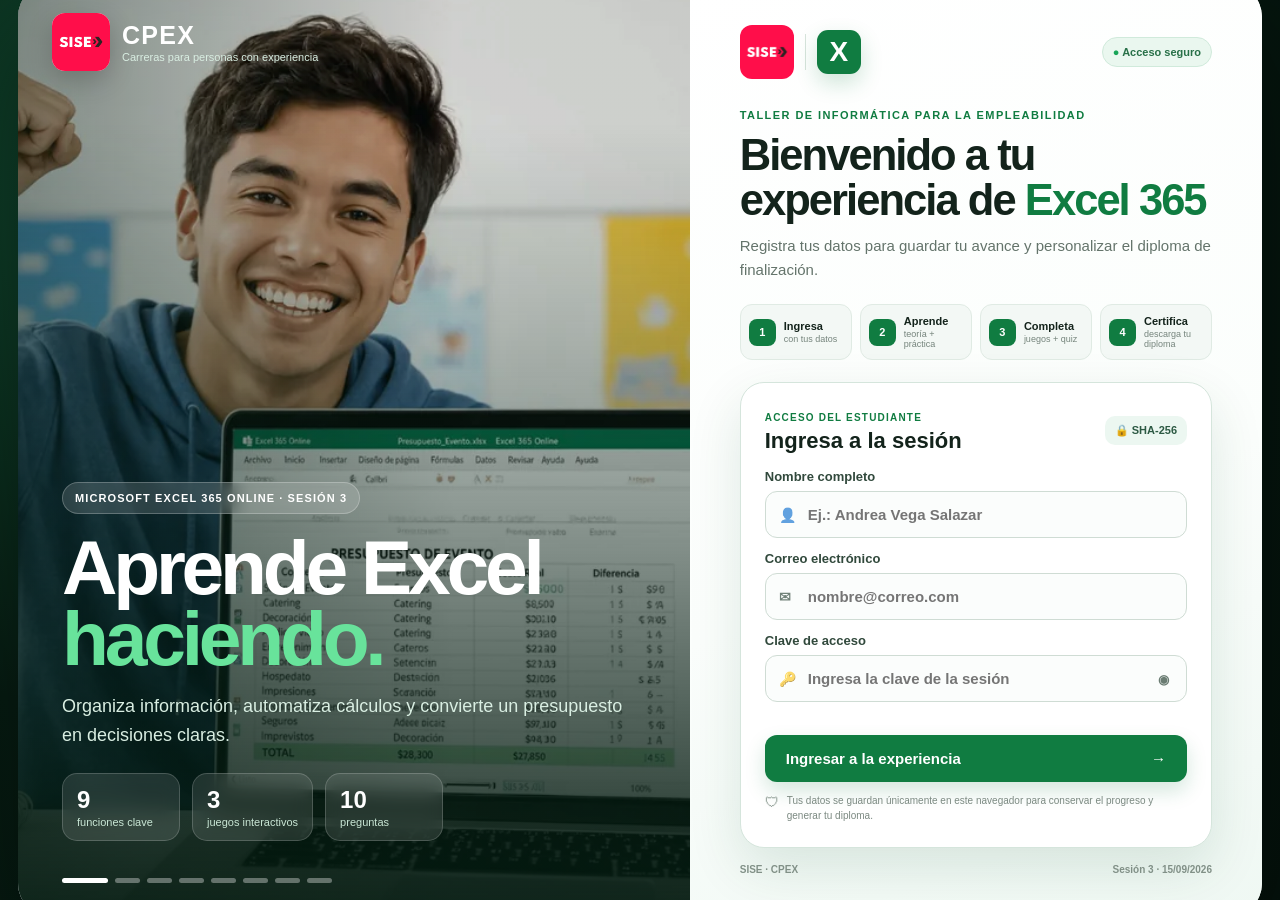
<file: cpex/s3/index.html>
<!DOCTYPE html>
<html lang="es">
<head>
  <meta charset="UTF-8" />
  <meta name="viewport" content="width=device-width, initial-scale=1.0" />
  <meta name="theme-color" content="#107c41" />
  <title>Excel 365 Online | Sesión 3 - SISE</title>
  <link rel="stylesheet" href="styles.css" />
</head>
<body>
  <div id="welcome" class="welcome-overlay" aria-modal="true" role="dialog">
    <div class="welcome-shell welcome-v2">
      <section class="welcome-visual welcome-showcase" aria-label="Experiencia educativa Microsoft Excel 365">
        <div id="welcomeSlides" class="welcome-slides" aria-hidden="true">
          <img class="welcome-slide active" src="assets/hero.webp" alt="Estudiante trabajando con Excel" />
          <img class="welcome-slide" src="assets/equipo.webp" alt="Equipo joven colaborando con Excel" />
          <img class="welcome-slide" src="assets/formatos.webp" alt="Estudiante aplicando formatos" />
          <img class="welcome-slide" src="assets/funciones.webp" alt="Funciones esenciales en Excel" />
          <img class="welcome-slide" src="assets/aula.webp" alt="Aula usando Excel 365" />
          <img class="welcome-slide" src="assets/docente.webp" alt="Docente enseñando Excel" />
          <img class="welcome-slide" src="assets/celebracion.webp" alt="Estudiantes celebrando sus logros" />
          <img class="welcome-slide" src="assets/planificacion.webp" alt="Planificación de eventos en Excel" />
        </div>
        <div class="welcome-photo-overlay"></div>
        <div class="welcome-brand-corner">
          <img src="assets/sise-logo.png" alt="Logo SISE" />
          <div><b>CPEX</b><span>Carreras para personas con experiencia</span></div>
        </div>
        <div class="welcome-showcase-copy">
          <span class="welcome-badge">MICROSOFT EXCEL 365 ONLINE · SESIÓN 3</span>
          <h1>Aprende Excel<br><em>haciendo.</em></h1>
          <p>Organiza información, automatiza cálculos y convierte un presupuesto en decisiones claras.</p>
          <div class="welcome-metrics">
            <div><b>9</b><span>funciones clave</span></div>
            <div><b>3</b><span>juegos interactivos</span></div>
            <div><b>10</b><span>preguntas</span></div>
          </div>
        </div>
        <div id="welcomeDots" class="welcome-dots" aria-label="Galería de bienvenida"></div>
      </section>

      <section class="welcome-copy welcome-login-panel">
        <div class="access-topline">
          <div class="access-logos">
            <img src="assets/sise-logo.png" alt="SISE" />
            <span class="brand-separator"></span>
            <div class="excel-mini-mark">X</div>
          </div>
          <span class="access-secure">● Acceso seguro</span>
        </div>

        <div class="access-heading">
          <span class="welcome-kicker">Taller de Informática para la Empleabilidad</span>
          <h2>Bienvenido a tu experiencia de <span>Excel 365</span></h2>
          <p>Registra tus datos para guardar tu avance y personalizar el diploma de finalización.</p>
        </div>

        <div class="access-route">
          <div><i>1</i><span><b>Ingresa</b><small>con tus datos</small></span></div>
          <div><i>2</i><span><b>Aprende</b><small>teoría + práctica</small></span></div>
          <div><i>3</i><span><b>Completa</b><small>juegos + quiz</small></span></div>
          <div><i>4</i><span><b>Certifica</b><small>descarga tu diploma</small></span></div>
        </div>

        <form id="loginForm" class="login-card login-card-v2" novalidate>
          <div class="form-heading">
            <div>
              <small>ACCESO DEL ESTUDIANTE</small>
              <h3>Ingresa a la sesión</h3>
            </div>
            <div class="secure-badge">🔒 SHA-256</div>
          </div>

          <label>Nombre completo
            <div class="input-shell"><span>👤</span><input id="fullName" name="fullName" autocomplete="name" placeholder="Ej.: Andrea Vega Salazar" required /></div>
          </label>
          <label>Correo electrónico
            <div class="input-shell"><span>✉</span><input id="email" name="email" type="email" autocomplete="email" placeholder="nombre@correo.com" required /></div>
          </label>
          <label>Clave de acceso
            <div class="password-wrap input-shell">
              <span>🔑</span><input id="password" name="password" type="password" autocomplete="current-password" placeholder="Ingresa la clave de la sesión" required />
              <button id="togglePassword" class="icon-button" type="button" aria-label="Mostrar u ocultar clave">◉</button>
            </div>
          </label>
          <div id="loginError" class="form-error" role="alert"></div>
          <button class="primary large access-button" type="submit">Ingresar a la experiencia <span>→</span></button>
          <div class="privacy-note"><span>🛡</span><p>Tus datos se guardan únicamente en este navegador para conservar el progreso y generar tu diploma.</p></div>
        </form>

        <div class="access-footer"><span>SISE · CPEX</span><span>Sesión 3 · 15/09/2026</span></div>
      </section>
    </div>
  </div>

  <div id="app" class="app-shell is-locked" aria-hidden="true">
    <aside id="sidebar" class="sidebar">
      <div class="sidebar-head">
        <div class="brand-compact">
          <img src="assets/sise-logo.png" alt="SISE" />
          <div><b>EXCEL 365</b><small>Sesión 3 · CPEX</small></div>
        </div>
        <button id="sidebarClose" class="sidebar-close" aria-label="Cerrar menú">×</button>
      </div>

      <nav class="nav-list" aria-label="Navegación principal">
        <button class="nav-item active" data-section="inicio"><span class="nav-icon green">⌂</span><span>Inicio</span><em class="nav-status">•</em></button>
        <button class="nav-item" data-section="teoria"><span class="nav-icon blue">▤</span><span>Teoría</span><em id="stTheory" class="nav-status">○</em></button>
        <button class="nav-item" data-section="videos"><span class="nav-icon red">▶</span><span>Videos e infografías</span><em class="nav-status">•</em></button>
        <button class="nav-item" data-section="juegos"><span class="nav-icon amber">◆</span><span>Juegos educativos</span><em id="stGames" class="nav-status">○</em></button>
        <button class="nav-item" data-section="quiz"><span class="nav-icon violet">✓</span><span>Cuestionario</span><em id="stQuiz" class="nav-status">○</em></button>
        <button class="nav-item" data-section="diploma"><span class="nav-icon cyan">★</span><span>Diploma</span><em id="stDiploma" class="nav-status">🔒</em></button>
      </nav>

      <div class="sidebar-tipbox">
        <div class="tipbox-title"><span>💡</span><b>Tips rápidos</b></div>
        <div id="tipText" class="tip-text">Ctrl + S: guarda tu trabajo con frecuencia.</div>
        <div class="tip-dots" id="tipDots"></div>
        <button id="nextTip" class="mini-button">Siguiente tip →</button>
        <button id="markTips" class="tip-complete">Marcar tips como revisados</button>
      </div>

      <div class="sidebar-user">
        <div id="userInitials" class="avatar">EV</div>
        <div class="user-meta"><b id="sidebarName">Estudiante</b><small id="sidebarEmail">correo@ejemplo.com</small></div>
        <button id="logoutBtn" class="ghost-icon" title="Salir">↪</button>
      </div>
    </aside>

    <div id="mobileScrim" class="mobile-scrim"></div>

    <main class="main-area">
      <header class="topbar">
        <button id="menuBtn" class="hamburger" aria-label="Abrir menú">☰</button>
        <div class="top-title">
          <small>MICROSOFT EXCEL 365 ONLINE</small>
          <h2 id="pageTitle">Panel de aprendizaje</h2>
        </div>
        <div class="top-progress">
          <div class="progress-copy"><span>Progreso total</span><b id="progressLabel">0%</b></div>
          <div class="progress-track"><i id="progressBar" style="width:0%"></i></div>
        </div>
      </header>

      <div class="content-wrap">
        <section id="inicio" class="section-panel active">
          <div class="hero-banner">
            <div class="hero-content">
              <span class="eyebrow">SESIÓN DE APRENDIZAJE · 15/09/2026</span>
              <h1>Planifica un evento con Excel y toma decisiones con datos</h1>
              <p>Tu reto es construir una hoja ordenada, legible y funcional que registre actividades, responsables, fechas, recursos y costos, y que use fórmulas para interpretar el presupuesto.</p>
              <div class="hero-actions">
                <button class="primary" data-go="teoria">Comenzar teoría →</button>
                <a class="secondary" href="docs/sesion_semana_03.pdf" target="_blank" rel="noopener">Ver sesión original</a>
              </div>
            </div>
            <img src="assets/equipo.webp" alt="Equipo de estudiantes colaborando con hojas de cálculo" />
          </div>

          <div class="welcome-line"><span>“Una hoja bien organizada no solo calcula: ayuda a decidir.”</span></div>

          <div class="stats-grid">
            <article><div class="stat-icon green">⌗</div><b>9</b><span>Funciones y recursos clave</span></article>
            <article><div class="stat-icon blue">◫</div><b>3</b><span>Juegos educativos</span></article>
            <article><div class="stat-icon amber">?</div><b>10</b><span>Preguntas de evaluación</span></article>
            <article><div class="stat-icon violet">★</div><b>1</b><span>Diploma final en PDF</span></article>
          </div>

          <div class="two-col">
            <article class="card">
              <div class="card-head"><div><small>PROPÓSITO DE LA SESIÓN</small><h3>¿Qué lograrás?</h3></div><span class="badge green">Competencia</span></div>
              <ul class="check-list">
                <li>Registrar información completa y ordenada en una tabla de planificación.</li>
                <li>Aplicar formatos de texto, fecha, moneda, bordes y alineación.</li>
                <li>Automatizar cálculos con referencias de celdas y operadores matemáticos.</li>
                <li>Resumir y consultar el presupuesto con funciones esenciales y condicionales.</li>
                <li>Interpretar resultados para sustentar decisiones básicas.</li>
              </ul>
            </article>
            <article class="card image-card">
              <img src="assets/planificacion.webp" alt="Ejemplo de tabla de planificación de evento en Excel" />
              <div class="image-caption"><b>Evidencia principal</b><span>Hoja de Excel 365 para planificar un evento y su presupuesto.</span></div>
            </article>
          </div>
        </section>

        <section id="teoria" class="section-panel">
          <div class="section-heading">
            <div><span class="eyebrow">TEORÍA + PRÁCTICA</span><h1>Domina los conceptos de la sesión</h1><p>Abre los 5 temas para registrar tu revisión. Después podrás marcar la teoría como completada.</p></div>
            <div class="topic-counter"><b id="topicVisited">0/5</b><span>temas revisados</span></div>
          </div>

          <div class="theory-layout">
            <div class="accordion-stack">
              <details class="topic-card" data-topic="organizacion">
                <summary><span class="topic-num">01</span><div><b>Organización y registro de información</b><small>Actividad, responsable, fecha, recurso y costo</small></div><span class="chev">⌄</span></summary>
                <div class="topic-body">
                  <p>Una hoja de planificación debe estructurar cada dato en una columna definida. Así se facilita la lectura, los cálculos posteriores y la validación de la información.</p>
                  <div class="excel-table-mini">
                    <div class="th">ACTIVIDAD</div><div class="th">RESPONSABLE</div><div class="th">FECHA</div><div class="th">RECURSO</div><div class="th">COSTO</div>
                    <div>Catering</div><div>Juan Pérez</div><div>01/06/2026</div><div>Proveedor</div><div>S/ 4,800</div>
                    <div>Transporte</div><div>Sofía Lima</div><div>01/06/2026</div><div>Empresa</div><div>S/ 1,200</div>
                  </div>
                  <div class="tip-callout"><b>Tip:</b> evita mezclar dos tipos de información en una misma columna; una columna debe representar un solo dato.</div>
                </div>
              </details>

              <details class="topic-card" data-topic="formato">
                <summary><span class="topic-num">02</span><div><b>Tablas y formato de datos</b><small>Texto, fechas, moneda, bordes y alineación</small></div><span class="chev">⌄</span></summary>
                <div class="topic-body split-body">
                  <div>
                    <p>El formato no cambia el valor del dato; cambia su presentación. En una planificación conviene usar fechas legibles, costos con formato moneda, encabezados destacados y bordes consistentes.</p>
                    <ul class="bullet-list"><li><b>Texto:</b> nombres y descripciones.</li><li><b>Fecha:</b> permite ordenar y comparar cronogramas.</li><li><b>Moneda:</b> hace evidente que el valor representa un costo.</li><li><b>Bordes y alineación:</b> mejoran legibilidad y estructura visual.</li></ul>
                  </div>
                  <img src="assets/formatos.webp" alt="Estudiante aplicando formatos en una hoja de Excel" />
                </div>
              </details>

              <details class="topic-card" data-topic="operadores">
                <summary><span class="topic-num">03</span><div><b>Operadores y referencias de celdas</b><small>Automatización básica de cálculos</small></div><span class="chev">⌄</span></summary>
                <div class="topic-body">
                  <p>Excel calcula usando referencias como <code>C2</code>, <code>E8</code> o rangos como <code>E3:E8</code>. Una fórmula siempre inicia con el signo <code>=</code>.</p>
                  <div class="formula-grid">
                    <div><code>=E3+E4</code><span>Suma dos costos</span></div>
                    <div><code>=E3-E4</code><span>Calcula una diferencia</span></div>
                    <div><code>=E3*1.18</code><span>Multiplica por un factor</span></div>
                    <div><code>=E3/2</code><span>Divide un valor</span></div>
                  </div>
                </div>
              </details>

              <details class="topic-card" data-topic="esenciales">
                <summary><span class="topic-num">04</span><div><b>Funciones esenciales</b><small>SUMA, PROMEDIO, MAX, MIN, CONTAR y CONTARA</small></div><span class="chev">⌄</span></summary>
                <div class="topic-body split-body">
                  <div class="function-cards">
                    <div><b>SUMA</b><code>=SUMA(E3:E8)</code><span>Totaliza los costos.</span></div>
                    <div><b>PROMEDIO</b><code>=PROMEDIO(E3:E8)</code><span>Obtiene el costo medio.</span></div>
                    <div><b>MAX / MIN</b><code>=MAX(E3:E8)</code><span>Identifica mayor y menor gasto.</span></div>
                    <div><b>CONTAR / CONTARA</b><code>=CONTAR(E3:E8)</code><span>Cuenta números o celdas no vacías.</span></div>
                  </div>
                  <img src="assets/funciones.webp" alt="Ejemplo de funciones MAX, MIN y CONTAR en Excel" />
                </div>
              </details>

              <details class="topic-card" data-topic="condicionales">
                <summary><span class="topic-num">05</span><div><b>Funciones condicionales y presupuesto</b><small>CONTAR.SI, SUMAR.SI y SUMAR.SI.CONJUNTO</small></div><span class="chev">⌄</span></summary>
                <div class="topic-body">
                  <p>Las funciones condicionales responden preguntas específicas del presupuesto a partir de uno o varios criterios.</p>
                  <div class="formula-examples">
                    <div><span class="fx">fx</span><div><b>CONTAR.SI</b><code>=CONTAR.SI(B2:B15;"Marketing")</code><small>Cuenta cuántos registros cumplen un criterio.</small></div></div>
                    <div><span class="fx">fx</span><div><b>SUMAR.SI</b><code>=SUMAR.SI(B2:B15;"Catering";E2:E15)</code><small>Suma los costos asociados a un criterio.</small></div></div>
                    <div><span class="fx">fx</span><div><b>SUMAR.SI.CONJUNTO</b><code>=SUMAR.SI.CONJUNTO(E2:E15;B2:B15;"Marketing";D2:D15;"Pagado")</code><small>Suma solo cuando se cumplen varios criterios.</small></div></div>
                  </div>
                  <div class="decision-box"><b>Interpretar es parte del trabajo:</b> el mayor gasto, el menor gasto y el promedio ayudan a comparar alternativas y sustentar decisiones básicas.</div>
                </div>
              </details>
            </div>

            <aside class="learning-path card">
              <small>RUTA DE LA SESIÓN</small>
              <h3>De los datos a la decisión</h3>
              <div class="path-step"><i>1</i><div><b>Registrar</b><span>Datos completos y ordenados</span></div></div>
              <div class="path-step"><i>2</i><div><b>Formatear</b><span>Fechas, moneda, bordes</span></div></div>
              <div class="path-step"><i>3</i><div><b>Calcular</b><span>Operadores y funciones</span></div></div>
              <div class="path-step"><i>4</i><div><b>Verificar</b><span>Revisar fórmulas y errores</span></div></div>
              <div class="path-step"><i>5</i><div><b>Interpretar</b><span>Comparar y decidir</span></div></div>
              <button id="completeTheory" class="primary full" disabled>Completar teoría</button>
              <small id="theoryHint" class="center-note">Abre los 5 temas primero.</small>
            </aside>
          </div>
        </section>

        <section id="videos" class="section-panel">
          <div class="section-heading">
            <div><span class="eyebrow">RECURSOS VISUALES</span><h1>Videos e infografías</h1><p>Refuerza la sesión con ejemplos visuales y una síntesis de las funciones trabajadas.</p></div>
          </div>

          <div class="video-grid">
            <article class="video-card">
              <div class="video-frame"><iframe src="https://www.youtube-nocookie.com/embed/GyzVJHHTqVc" title="SUMA, PROMEDIO, CONTAR, MAX, MIN en Excel" loading="lazy" allowfullscreen></iframe></div>
              <div><span class="badge green">Funciones esenciales</span><h3>SUMA, PROMEDIO, CONTAR, MAX y MIN</h3><p>Repaso práctico de las funciones que resumen la información numérica.</p></div>
            </article>
            <article class="video-card">
              <div class="video-frame"><iframe src="https://www.youtube-nocookie.com/embed/XgY1ZqSNgVE" title="Funciones CONTAR.SI y SUMAR.SI en Excel" loading="lazy" allowfullscreen></iframe></div>
              <div><span class="badge blue">Funciones con criterios</span><h3>CONTAR.SI, SUMAR.SI y funciones por condición</h3><p>Ejemplos para resolver consultas específicas a partir de uno o varios criterios.</p></div>
            </article>
          </div>

          <div class="infographic-grid">
            <article class="info-poster">
              <div class="poster-head"><span>01</span><div><small>INFOGRAFÍA</small><h3>Funciones para resumir</h3></div></div>
              <div class="poster-flow">
                <div><b>SUMA</b><span>Total</span></div><i>→</i><div><b>PROMEDIO</b><span>Valor medio</span></div><i>→</i><div><b>MAX / MIN</b><span>Extremos</span></div><i>→</i><div><b>CONTAR</b><span>Cantidad</span></div>
              </div>
              <div class="poster-note">Úsalas cuando necesites responder “¿cuánto?”, “¿cuál es el promedio?”, “¿cuál es el mayor/menor?” y “¿cuántos valores hay?”.</div>
            </article>
            <article class="info-poster dark">
              <div class="poster-head"><span>02</span><div><small>INFOGRAFÍA</small><h3>Funciones con criterios</h3></div></div>
              <div class="criteria-pyramid">
                <div><b>CONTAR.SI</b><small>Cuenta según 1 criterio</small></div>
                <div><b>SUMAR.SI</b><small>Suma según 1 criterio</small></div>
                <div><b>SUMAR.SI.CONJUNTO</b><small>Suma según varios criterios</small></div>
              </div>
              <div class="poster-note">Primero define la pregunta; luego identifica el rango a evaluar, el criterio y, si corresponde, el rango que se va a sumar.</div>
            </article>
          </div>

          <div class="visual-gallery">
            <img src="assets/aula.webp" alt="Aula usando Excel" />
            <img src="assets/docente.webp" alt="Docente explicando fórmulas de Excel" />
            <img src="assets/celebracion.webp" alt="Estudiantes celebrando un logro con Excel" />
          </div>
        </section>

        <section id="juegos" class="section-panel">
          <div class="section-heading">
            <div><span class="eyebrow">APRENDER JUGANDO</span><h1>Juegos educativos</h1><p>Completa los tres retos. Cada juego valida tus respuestas y actualiza el progreso.</p></div>
            <div class="motivation-chip">⚡ “Practicar transforma una fórmula en una herramienta.”</div>
          </div>

          <div class="game-tabs" role="tablist">
            <button class="game-tab active" data-game="crossword">Crucigrama <span id="tabCross">○</span></button>
            <button class="game-tab" data-game="logic">Reto mental <span id="tabLogic">○</span></button>
            <button class="game-tab" data-game="wordsearch">Sopa de letras <span id="tabWord">○</span></button>
          </div>

          <div id="game-crossword" class="game-panel active">
            <div class="game-layout">
              <div class="game-board card"><div id="crosswordGrid" class="crossword-grid" aria-label="Crucigrama interactivo"></div></div>
              <aside class="game-instructions card">
                <span class="badge amber">RETO 1</span><h3>Crucigrama de Excel</h3><p>Escribe una letra por casilla. El color verde indica una letra correcta; el rojo te invita a corregirla.</p>
                <div id="crosswordClues" class="clue-list"></div>
                <div id="crosswordMsg" class="game-message">Completa todas las casillas.</div>
                <button id="resetCrossword" class="secondary full">Reiniciar crucigrama</button>
              </aside>
            </div>
          </div>

          <div id="game-logic" class="game-panel">
            <div class="game-layout">
              <div class="logic-stage card">
                <div class="logic-top"><span class="badge blue">RETO 2</span><b id="logicStep">1 / 5</b></div>
                <div class="logic-progress"><i id="logicBar" style="width:20%"></i></div>
                <h3 id="logicQuestion">Cargando reto...</h3>
                <div id="logicData" class="logic-data"></div>
                <div id="logicOptions" class="logic-options"></div>
                <div id="logicFeedback" class="game-message"></div>
                <button id="nextLogic" class="primary" disabled>Siguiente reto →</button>
              </div>
              <aside class="game-instructions card">
                <h3>Presupuesto Express</h3><p>Resuelve 5 situaciones como si fueras responsable del presupuesto de un evento.</p>
                <ul class="check-list compact"><li>Analiza primero la pregunta.</li><li>Identifica qué función corresponde.</li><li>Comprueba si el resultado es coherente.</li></ul>
                <div class="score-box"><span>Aciertos</span><b id="logicScore">0</b><small>de 5</small></div>
              </aside>
            </div>
          </div>

          <div id="game-wordsearch" class="game-panel">
            <div class="game-layout">
              <div class="game-board card"><div id="wordGrid" class="word-grid" aria-label="Sopa de letras"></div></div>
              <aside class="game-instructions card">
                <span class="badge violet">RETO 3</span><h3>Sopa de letras</h3><p>Selecciona la primera y la última letra de cada palabra. Se aceptan líneas horizontales, verticales y diagonales.</p>
                <div id="wordList" class="word-list"></div>
                <div id="wordSearchMsg" class="game-message">Encuentra las 10 palabras clave.</div>
                <button id="resetWordSearch" class="secondary full">Reiniciar sopa</button>
              </aside>
            </div>
          </div>
        </section>

        <section id="quiz" class="section-panel">
          <div class="section-heading">
            <div><span class="eyebrow">COMPRUEBA LO APRENDIDO</span><h1>Cuestionario de 10 preguntas</h1><p>Las preguntas siguen el contenido de la sesión adjunta: organización, formato, cálculos, funciones y presupuesto.</p></div>
            <div id="quizScoreBadge" class="quiz-score-badge"><b>—</b><span>puntaje</span></div>
          </div>
          <div id="quizContainer" class="quiz-list"></div>
          <div class="quiz-footer card">
            <div><b>Antes de enviar</b><span id="quizAnswered">0 de 10 preguntas respondidas</span></div>
            <button id="submitQuiz" class="primary" disabled>Validar cuestionario</button>
          </div>
        </section>

        <section id="diploma" class="section-panel">
          <div class="section-heading">
            <div><span class="eyebrow">META FINAL</span><h1>Tu diploma de finalización</h1><p>Se habilita cuando completes teoría, tips, los 3 juegos y el cuestionario.</p></div>
          </div>

          <div id="diplomaLocked" class="diploma-lock card">
            <div class="lock-orbit"><span>🔒</span></div>
            <h2>Aún falta completar algunas actividades</h2>
            <p>Tu diploma se desbloqueará automáticamente al llegar al 100%.</p>
            <div id="requirements" class="requirements"></div>
            <button class="secondary" data-go="inicio">Revisar progreso</button>
          </div>

          <div id="diplomaReady" class="diploma-ready hidden">
            <div class="celebration-banner"><span>🎉</span><div><b>¡Excelente trabajo!</b><p>Completaste la experiencia. Ya puedes generar tu diploma.</p></div></div>
            <canvas id="diplomaCanvas" width="1600" height="1131" aria-label="Vista previa del diploma"></canvas>
            <div class="diploma-actions">
              <button id="downloadDiploma" class="primary large">Descargar diploma en PDF</button>
              <button id="printDiploma" class="secondary large">Imprimir / Guardar</button>
            </div>
          </div>
        </section>
      </div>
    </main>
  </div>

  <div id="toast" class="toast" role="status" aria-live="polite"></div>
  <script src="app.js"></script>
</body>
</html>
</file>
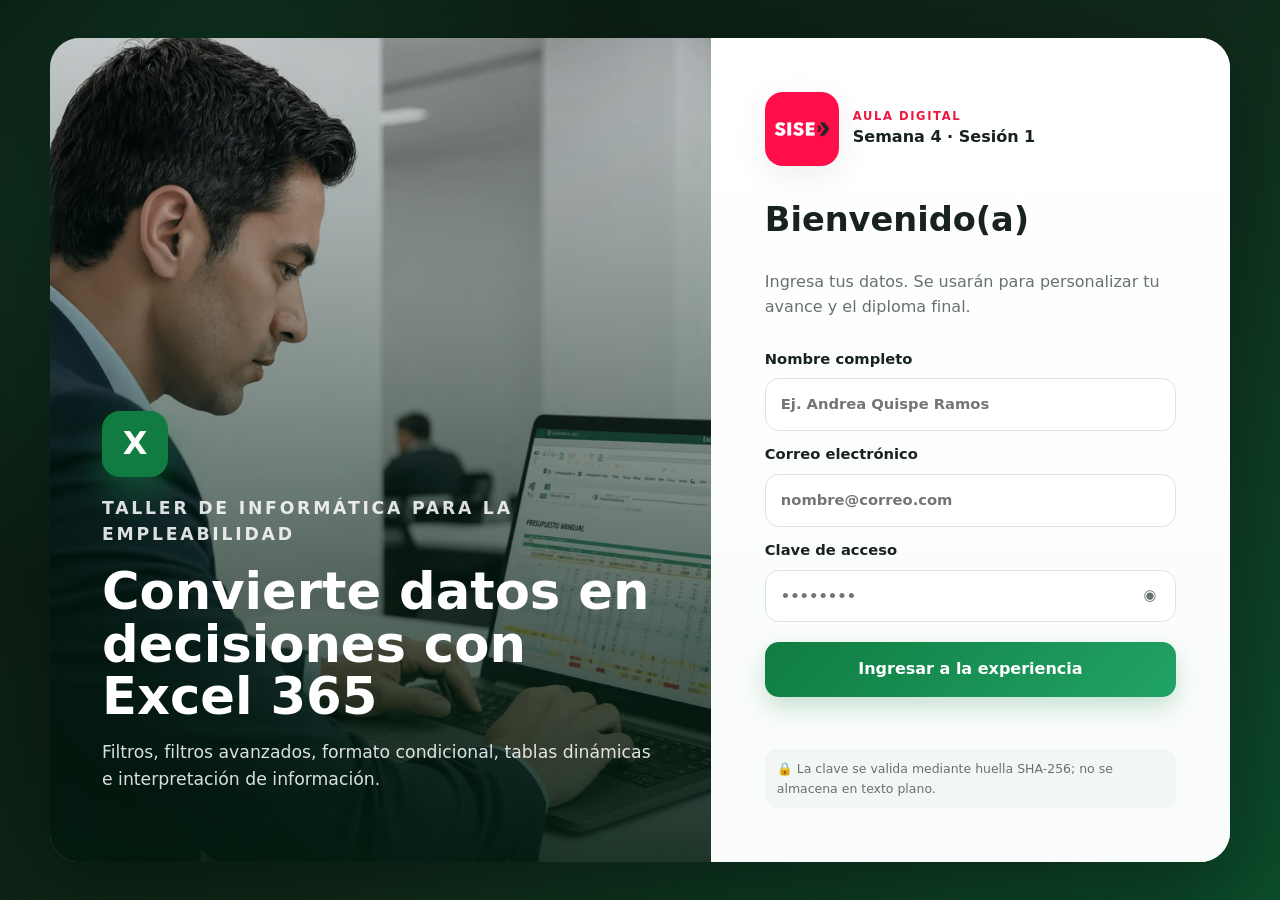
<file: cpex/s4/index.html>
<!doctype html>
<html lang="es">
<head>
  <meta charset="utf-8" />
  <meta name="viewport" content="width=device-width, initial-scale=1" />
  <meta name="theme-color" content="#107c41" />
  <meta name="description" content="Plataforma educativa interactiva SISE - Análisis de datos en Microsoft Excel 365" />
  <title>SISE | Excel 365 - Análisis de Datos</title>
  <link rel="stylesheet" href="styles.css" />
</head>
<body>
  <div id="toast" class="toast" role="status" aria-live="polite"></div>

  <div id="loginOverlay" class="login-overlay">
    <div class="login-shell">
      <div class="login-visual" aria-hidden="true">
        <img src="assets/excel-analysis.webp" alt="" />
        <div class="login-visual-overlay">
          <div class="excel-badge">X</div>
          <p class="eyebrow">Taller de Informática para la Empleabilidad</p>
          <h1>Convierte datos en decisiones con Excel 365</h1>
          <p>Filtros, filtros avanzados, formato condicional, tablas dinámicas e interpretación de información.</p>
        </div>
      </div>
      <form id="loginForm" class="login-card" autocomplete="off">
        <div class="brand-row">
          <img class="sise-logo" src="assets/sise-logo.png" alt="Logo SISE" />
          <div>
            <span class="small-kicker">AULA DIGITAL</span>
            <strong>Semana 4 · Sesión 1</strong>
          </div>
        </div>
        <h2>Bienvenido(a)</h2>
        <p class="muted">Ingresa tus datos. Se usarán para personalizar tu avance y el diploma final.</p>
        <label>Nombre completo
          <input id="studentName" type="text" minlength="4" placeholder="Ej. Andrea Quispe Ramos" required />
        </label>
        <label>Correo electrónico
          <input id="studentEmail" type="email" placeholder="nombre@correo.com" required />
        </label>
        <label>Clave de acceso
          <div class="password-wrap">
            <input id="accessKey" type="password" placeholder="••••••••" required />
            <button id="togglePassword" type="button" class="icon-button" aria-label="Mostrar u ocultar clave">◉</button>
          </div>
        </label>
        <button class="primary-btn full" type="submit">Ingresar a la experiencia</button>
        <p id="loginError" class="form-error" aria-live="polite"></p>
        <div class="security-note">🔒 La clave se valida mediante huella SHA-256; no se almacena en texto plano.</div>
      </form>
    </div>
  </div>

  <div id="app" class="app hidden">
    <aside id="sidebar" class="sidebar">
      <div class="sidebar-brand">
        <img src="assets/sise-logo.png" alt="SISE" />
        <div>
          <strong>Excel 365</strong>
          <span>Data Skills Lab</span>
        </div>
        <button id="closeSidebar" class="close-sidebar" aria-label="Cerrar menú">×</button>
      </div>

      <nav class="nav-list" aria-label="Navegación principal">
        <button class="nav-item active" data-target="inicio"><span class="nav-icon green">⌂</span><span>Inicio</span></button>
        <button class="nav-item" data-target="filtros"><span class="nav-icon blue">⇅</span><span>Filtros</span></button>
        <button class="nav-item" data-target="avanzados"><span class="nav-icon purple">⎇</span><span>Filtros avanzados</span></button>
        <button class="nav-item" data-target="formato"><span class="nav-icon amber">◩</span><span>Formato condicional</span></button>
        <button class="nav-item" data-target="dinamicas"><span class="nav-icon cyan">▦</span><span>Tablas dinámicas</span></button>
        <button class="nav-item" data-target="decisiones"><span class="nav-icon pink">⌁</span><span>Decisiones e IA</span></button>
        <button class="nav-item" data-target="juegos"><span class="nav-icon orange">◆</span><span>Juegos</span></button>
        <button class="nav-item" data-target="quiz"><span class="nav-icon red">?</span><span>Cuestionario</span></button>
        <button class="nav-item" data-target="diploma"><span class="nav-icon gold">★</span><span>Diploma</span></button>
      </nav>

      <section class="tips-box" aria-label="Tips de Excel">
        <div class="tips-title"><span>⚡</span><strong>Tips rápidos</strong></div>
        <div class="shortcut"><kbd>Ctrl</kbd> + <kbd>Shift</kbd> + <kbd>L</kbd><span>Activar filtros</span></div>
        <div class="shortcut"><kbd>Alt</kbd> + <kbd>↓</kbd><span>Abrir filtro</span></div>
        <div class="shortcut"><kbd>Ctrl</kbd> + <kbd>T</kbd><span>Crear tabla</span></div>
        <div class="shortcut"><kbd>Ctrl</kbd> + <kbd>1</kbd><span>Formato de celdas</span></div>
        <div class="shortcut"><kbd>Ctrl</kbd> + <kbd>↑↓←→</kbd><span>Ir al borde del rango</span></div>
        <button id="completeTips" class="mini-btn">✓ Marcar tips revisados</button>
      </section>

      <div class="sidebar-footer">
        <div id="studentMini" class="student-mini"></div>
        <button id="logoutBtn" class="text-btn">Cerrar sesión</button>
      </div>
    </aside>

    <div id="sidebarBackdrop" class="sidebar-backdrop"></div>

    <main class="main-shell">
      <header class="topbar">
        <button id="menuBtn" class="menu-btn" aria-label="Abrir menú">☰</button>
        <div class="topbar-title">
          <span class="eyebrow dark">MICROSOFT EXCEL 365</span>
          <strong>Análisis de datos para la toma de decisiones</strong>
        </div>
        <div class="progress-head">
          <div class="progress-label"><span>Progreso</span><strong id="progressText">0%</strong></div>
          <div class="progress-track"><span id="progressBar"></span></div>
        </div>
      </header>

      <div class="content-wrap">
        <section id="inicio" class="page-section active-section">
          <div class="hero-card">
            <div class="hero-copy">
              <span class="pill">SEMANA 4 · EXCEL 365</span>
              <h2>Analiza, interpreta y sustenta decisiones con datos</h2>
              <p>Esta experiencia sigue la sesión de clase: organiza y depura información, aplica filtros y formato condicional, resume con tablas dinámicas y valida conclusiones con apoyo de IA.</p>
              <div class="hero-actions">
                <button class="primary-btn nav-jump" data-target="filtros">Comenzar ruta</button>
                <button class="ghost-btn nav-jump" data-target="juegos">Ir a los juegos</button>
              </div>
              <div class="hero-stats">
                <div><strong>4</strong><span>herramientas clave</span></div>
                <div><strong>3</strong><span>juegos funcionales</span></div>
                <div><strong>10</strong><span>preguntas finales</span></div>
              </div>
            </div>
            <div class="hero-media">
              <img src="assets/employability-banner.webp" alt="Estudiantes en taller de cómputo para la empleabilidad" />
              <div class="floating-card"><span>Objetivo</span><strong>Pasar de datos crudos a decisiones justificadas.</strong></div>
            </div>
          </div>

          <div class="section-heading">
            <div><span class="eyebrow dark">RUTA DE APRENDIZAJE</span><h3>De la base de datos a la decisión</h3></div>
            <p>Completa todas las actividades para desbloquear el diploma.</p>
          </div>
          <div class="learning-path">
            <div class="path-card"><span>01</span><strong>Depurar</strong><p>Encabezados, tipos de datos, duplicados y registros inconsistentes.</p></div>
            <div class="path-card"><span>02</span><strong>Filtrar</strong><p>Localiza información relevante y aplica criterios específicos.</p></div>
            <div class="path-card"><span>03</span><strong>Destacar</strong><p>Visualiza valores críticos y tendencias con formato condicional.</p></div>
            <div class="path-card"><span>04</span><strong>Resumir</strong><p>Compara resultados con tablas dinámicas.</p></div>
            <div class="path-card"><span>05</span><strong>Decidir</strong><p>Formula mejoras sustentadas y contrástalas con IA.</p></div>
          </div>

          <div class="two-col">
            <article class="image-card">
              <img src="assets/excel-analysis.webp" alt="Estudiante analizando datos en Excel 365" />
              <div><span class="pill pale">CASO GUÍA</span><h4>Presupuesto mensual</h4><p>Trabajarás con un escenario de presupuesto, igual que en la sesión: filtrar, identificar variaciones, resumir por categorías y fundamentar decisiones.</p></div>
            </article>
            <article class="image-card">
              <img src="assets/professional-presentation.webp" alt="Presentación profesional en entorno SISE CPEX" />
              <div><span class="pill pale">META PROFESIONAL</span><h4>Comunicar resultados</h4><p>El análisis no termina en la tabla: una conclusión útil explica qué pasó, por qué importa y qué acción se recomienda.</p></div>
            </article>
          </div>

          <div class="gallery-strip" aria-label="Galería de la experiencia">
            <img src="assets/canva-presentation.webp" alt="Diseño de presentación profesional" />
            <img src="assets/canvas-upload.webp" alt="Carga de reporte final en plataforma" />
            <img src="assets/team-work.webp" alt="Trabajo colaborativo profesional" />
          </div>
        </section>

        <section id="filtros" class="page-section">
          <div class="module-hero green-grad">
            <div><span class="module-number">01</span><span class="eyebrow">TEORÍA + PRÁCTICA</span><h2>Filtros en Excel</h2><p>Reduce una base de datos a los registros que responden una pregunta concreta, sin eliminar información.</p></div>
            <div class="excel-mark">X</div>
          </div>
          <div class="content-grid">
            <article class="lesson-card wide">
              <h3>¿Qué hace un filtro?</h3>
              <p>Un filtro muestra temporalmente solo las filas que cumplen una condición. En un presupuesto, por ejemplo, puedes visualizar únicamente los gastos de <strong>Marketing</strong>, montos mayores a S/ 5,000 o registros de un mes determinado.</p>
              <div class="infographic three">
                <div><span>1</span><strong>Define la pregunta</strong><small>¿Qué necesito encontrar?</small></div><i>→</i>
                <div><span>2</span><strong>Aplica el criterio</strong><small>Texto, número, fecha o color.</small></div><i>→</i>
                <div><span>3</span><strong>Lee el resultado</strong><small>Interpreta el subconjunto visible.</small></div>
              </div>
              <div class="example-box"><strong>Ejemplo:</strong> filtra la columna <em>Variación</em> para mostrar valores mayores a 10%. Luego identifica qué categorías requieren atención.</div>
            </article>
            <article class="lesson-card">
              <h3>Buenas prácticas</h3>
              <ul class="check-list">
                <li>Usa una sola fila de encabezados.</li><li>Evita filas o columnas totalmente vacías dentro del rango.</li><li>Revisa que números y fechas tengan el tipo correcto.</li><li>Indica en tu conclusión qué filtro aplicaste.</li>
              </ul>
            </article>
            <article class="lesson-card video-card">
              <h3>Video recomendado</h3>
              <div class="video-wrap"><iframe src="https://www.youtube-nocookie.com/embed/ElWveAQUyps" title="Ordenar y filtrar datos en Excel" loading="lazy" allowfullscreen></iframe></div>
              <p class="caption">Ordenar y filtrar datos en Excel · Saber Programas.</p>
            </article>
          </div>
          <div class="complete-row"><button class="complete-module primary-btn" data-complete="theoryFilters">✓ Marcar módulo como estudiado</button></div>
        </section>

        <section id="avanzados" class="page-section">
          <div class="module-hero violet-grad"><div><span class="module-number">02</span><span class="eyebrow">CRITERIOS COMPLEJOS</span><h2>Filtros avanzados</h2><p>Trabaja con rangos de criterios para combinar condiciones y extraer resultados específicos.</p></div><div class="excel-mark">ƒ</div></div>
          <div class="content-grid">
            <article class="lesson-card wide">
              <h3>Cuándo usar un filtro avanzado</h3>
              <p>Es útil cuando necesitas criterios <strong>AND / OR</strong> más estructurados, extraer resultados a otra ubicación o filtrar registros únicos. La clave es construir correctamente el <strong>rango de criterios</strong>.</p>
              <div class="criteria-demo">
                <div class="criteria-table"><div class="th">Área</div><div class="th">Gasto real</div><div>Ventas</div><div>&gt;5000</div><div>Marketing</div><div>&gt;8000</div></div>
                <div class="logic-note"><strong>Filas distintas = OR</strong><span>Ventas &gt; 5000 <b>O</b> Marketing &gt; 8000</span><strong>Misma fila = AND</strong><span>Combina condiciones simultáneas.</span></div>
              </div>
              <div class="infographic four"><div><span>A</span><strong>Lista</strong><small>Base con encabezados</small></div><i>→</i><div><span>B</span><strong>Criterios</strong><small>Encabezados idénticos</small></div><i>→</i><div><span>C</span><strong>Acción</strong><small>Filtrar o copiar</small></div><i>→</i><div><span>D</span><strong>Validar</strong><small>Revisar coincidencias</small></div></div>
            </article>
            <article class="lesson-card">
              <h3>Error frecuente</h3><div class="warning-box">⚠️ Si el encabezado del rango de criterios no coincide con el de la base, Excel puede devolver un resultado incorrecto o vacío.</div>
              <h4>Checklist</h4><ul class="check-list"><li>Encabezados idénticos.</li><li>Criterios bien ubicados.</li><li>Rango completo sin celdas fusionadas.</li><li>Resultado verificado.</li></ul>
            </article>
            <article class="lesson-card video-card"><h3>Video recomendado</h3><div class="video-wrap"><iframe src="https://www.youtube-nocookie.com/embed/rB2CEDRUsnI" title="Filtros avanzados en Excel" loading="lazy" allowfullscreen></iframe></div><p class="caption">Filtros avanzados · Microsoft Excel a Todo Nivel.</p></article>
          </div>
          <div class="complete-row"><button class="complete-module primary-btn" data-complete="theoryAdvanced">✓ Marcar módulo como estudiado</button></div>
        </section>

        <section id="formato" class="page-section">
          <div class="module-hero amber-grad"><div><span class="module-number">03</span><span class="eyebrow">LECTURA VISUAL</span><h2>Formato condicional</h2><p>Convierte números en señales visuales para detectar patrones, variaciones y valores críticos.</p></div><div class="excel-mark">◩</div></div>
          <div class="content-grid">
            <article class="lesson-card wide media-split">
              <div><h3>De datos a señales</h3><p>El formato condicional cambia la apariencia de una celda según reglas. No modifica el valor; facilita la lectura.</p><ul class="check-list"><li><strong>Escalas de color:</strong> comparan magnitudes.</li><li><strong>Barras de datos:</strong> muestran proporciones.</li><li><strong>Conjuntos de iconos:</strong> clasifican estados.</li><li><strong>Reglas personalizadas:</strong> detectan situaciones específicas.</li></ul><div class="example-box"><strong>Presupuesto:</strong> resalta en rojo variaciones superiores al 15%, en ámbar entre 8% y 15% y en verde las desviaciones controladas.</div></div>
              <img src="assets/conditional-formatting.webp" alt="Análisis con formato condicional en Excel" />
            </article>
            <article class="lesson-card"><h3>Decisión visual</h3><div class="traffic"><div class="traffic-row"><span class="dot green-dot"></span><b>Controlado</b><small>Dentro del rango esperado</small></div><div class="traffic-row"><span class="dot amber-dot"></span><b>Revisar</b><small>Variación moderada</small></div><div class="traffic-row"><span class="dot red-dot"></span><b>Crítico</b><small>Requiere acción inmediata</small></div></div></article>
            <article class="lesson-card video-card"><h3>Video recomendado</h3><div class="video-wrap"><iframe src="https://www.youtube-nocookie.com/embed/dvrv49xPmCM" title="Formato condicional en Excel" loading="lazy" allowfullscreen></iframe></div><p class="caption">Formato condicional de básico a avanzado · EXCELeINFO.</p></article>
          </div>
          <div class="complete-row"><button class="complete-module primary-btn" data-complete="theoryConditional">✓ Marcar módulo como estudiado</button></div>
        </section>

        <section id="dinamicas" class="page-section">
          <div class="module-hero cyan-grad"><div><span class="module-number">04</span><span class="eyebrow">RESUMEN INTERACTIVO</span><h2>Tablas dinámicas</h2><p>Resume, agrupa y compara grandes volúmenes de datos sin alterar la base original.</p></div><div class="excel-mark">▦</div></div>
          <div class="content-grid">
            <article class="lesson-card wide media-split reverse">
              <img src="assets/pivot-tables.webp" alt="Tabla dinámica y gráficos de presupuesto" />
              <div><h3>Los cuatro espacios que debes dominar</h3><div class="pivot-zones"><div><span>FILAS</span><b>¿Qué quiero comparar?</b></div><div><span>COLUMNAS</span><b>¿Qué categorías cruzo?</b></div><div><span>VALORES</span><b>¿Qué medida calculo?</b></div><div><span>FILTROS</span><b>¿Qué contexto delimito?</b></div></div><p>En la sesión, la tabla dinámica se usa para resumir y comparar información del presupuesto antes de formular decisiones.</p></div>
            </article>
            <article class="lesson-card"><h3>Ejemplo profesional</h3><p>Coloca <strong>Área</strong> en Filas, <strong>Mes</strong> en Columnas y <strong>Gasto real</strong> en Valores. Luego filtra por centro de costo.</p><div class="formula-chip">Suma de Gasto Real → por Área → por Mes</div></article>
            <article class="lesson-card video-card"><h3>Video recomendado</h3><div class="video-wrap"><iframe src="https://www.youtube-nocookie.com/embed/gbEr7ugjWlE" title="Tablas dinámicas en Excel" loading="lazy" allowfullscreen></iframe></div><p class="caption">Tablas dinámicas explicadas paso a paso · Ciudadano 2.0.</p></article>
          </div>
          <div class="complete-row"><button class="complete-module primary-btn" data-complete="theoryPivot">✓ Marcar módulo como estudiado</button></div>
        </section>

        <section id="decisiones" class="page-section">
          <div class="module-hero blue-grad"><div><span class="module-number">05</span><span class="eyebrow">INTERPRETAR + VALIDAR</span><h2>Toma de decisiones e IA</h2><p>Transforma los resultados en conclusiones verificables y usa la IA como apoyo, no como sustituto del criterio.</p></div><div class="excel-mark">AI</div></div>
          <div class="content-grid">
            <article class="lesson-card wide media-split"><div><h3>Una conclusión sólida tiene evidencia</h3><div class="decision-chain"><div><span>1</span><b>Hallazgo</b><small>“Operaciones supera el presupuesto en 18%”.</small></div><div><span>2</span><b>Interpretación</b><small>“La desviación se concentra en dos meses”.</small></div><div><span>3</span><b>Decisión</b><small>“Revisar contratos y topes de gasto de esos meses”.</small></div></div><div class="quote-box">“La IA puede sugerir una explicación; el estudiante debe contrastarla con filtros, cálculos, formato condicional y tabla dinámica.”</div></div><img src="assets/data-decisions.webp" alt="Estudiante tomando decisiones basadas en datos" /></article>
            <article class="lesson-card media-stack"><img src="assets/ai-analysis.webp" alt="Análisis asistido por IA en Excel" /><div><h3>Uso responsable de IA</h3><ul class="check-list"><li>Comparar la sugerencia con los datos.</li><li>Detectar afirmaciones sin evidencia.</li><li>Aceptar, ajustar o descartar con justificación.</li><li>No inventar cifras ni conclusiones.</li></ul></div></article>
            <article class="lesson-card media-stack"><img src="assets/canvas-upload.webp" alt="Entrega de reporte final" /><div><h3>Cierre de la sesión</h3><p>Revisa la coherencia entre datos, cálculos, tabla dinámica y conclusiones. Luego presenta tres decisiones de mejora y entrega la versión final.</p></div></article>
          </div>
          <div class="complete-row"><button class="complete-module primary-btn" data-complete="theoryDecisions">✓ Marcar módulo como estudiado</button></div>
        </section>

        <section id="juegos" class="page-section">
          <div class="module-hero game-grad"><div><span class="module-number">PLAY</span><span class="eyebrow">APRENDER HACIENDO</span><h2>Zona de juegos</h2><p>Refuerza conceptos de Excel con tres retos. Todos validan respuestas en tiempo real.</p></div><div class="excel-mark">◆</div></div>
          <div class="game-tabs" role="tablist">
            <button class="game-tab active" data-game="crosswordGame">Crucigrama <span id="crossBadge">○</span></button>
            <button class="game-tab" data-game="logicGame">Reto mental <span id="logicBadge">○</span></button>
            <button class="game-tab" data-game="wordsearchGame">Sopa de letras <span id="wordBadge">○</span></button>
          </div>

          <div id="crosswordGame" class="game-panel active-game">
            <div class="game-layout">
              <div><h3>Crucigrama Excel</h3><p>Completa las 8 palabras. Las letras se validan mientras escribes.</p><div id="crosswordGrid" class="crossword-grid" aria-label="Crucigrama"></div></div>
              <div class="clue-card"><h4>Pistas</h4><ol id="crosswordClues"></ol><button id="resetCrossword" class="ghost-btn">Reiniciar crucigrama</button></div>
            </div>
          </div>

          <div id="logicGame" class="game-panel">
            <div class="logic-head"><div><h3>Reto mental: ¿qué harías en Excel?</h3><p>Elige la mejor herramienta para cada situación.</p></div><div class="score-orb"><span id="logicScore">0</span><small>/ 6</small></div></div>
            <div id="logicCases" class="logic-cases"></div>
            <button id="resetLogic" class="ghost-btn">Reiniciar reto</button>
          </div>

          <div id="wordsearchGame" class="game-panel">
            <div class="wordsearch-head"><div><h3>Sopa de letras · 10 palabras</h3><p>Haz clic en la primera y luego en la última letra de cada palabra. Se permiten líneas horizontales, verticales y diagonales.</p></div><div class="found-counter"><strong id="foundCount">0</strong><span>/10 encontradas</span></div></div>
            <div class="wordsearch-layout"><div id="wordsearchGrid" class="wordsearch-grid" aria-label="Sopa de letras"></div><div class="word-list-card"><h4>Palabras clave</h4><div id="wordList" class="word-list"></div><button id="resetWordsearch" class="ghost-btn">Reiniciar sopa</button></div></div>
          </div>
        </section>

        <section id="quiz" class="page-section">
          <div class="module-hero quiz-grad"><div><span class="module-number">10Q</span><span class="eyebrow">EVALUACIÓN FORMATIVA</span><h2>Cuestionario final</h2><p>Responde las 10 preguntas. Verás qué respuestas son correctas e incorrectas y recibirás retroalimentación inmediata.</p></div><div class="excel-mark">?</div></div>
          <form id="quizForm" class="quiz-form"></form>
          <div class="quiz-actions"><button id="submitQuiz" class="primary-btn" type="button">Calificar cuestionario</button><button id="resetQuiz" class="ghost-btn" type="button">Limpiar respuestas</button></div>
          <div id="quizResult" class="quiz-result hidden"></div>
        </section>

        <section id="diploma" class="page-section">
          <div class="module-hero diploma-grad"><div><span class="module-number">★</span><span class="eyebrow">META FINAL</span><h2>Diploma de finalización</h2><p>Se desbloquea al completar teoría, tips, los tres juegos y el cuestionario.</p></div><div class="excel-mark">✓</div></div>
          <div id="diplomaLocked" class="locked-card">
            <div class="lock-icon">🔒</div><h3>Aún falta completar actividades</h3><p id="lockMessage">Tu diploma se habilitará cuando el progreso llegue al 100%.</p>
            <div class="check-progress" id="diplomaChecklist"></div>
          </div>
          <div id="diplomaUnlocked" class="diploma-area hidden">
            <div class="celebrate-banner"><span>🎉</span><div><strong>¡Excelente trabajo!</strong><p>Terminaste la ruta de análisis de datos en Excel 365.</p></div></div>
            <canvas id="diplomaCanvas" width="1600" height="1131" aria-label="Vista previa del diploma"></canvas>
            <div class="diploma-actions"><button id="downloadDiploma" class="primary-btn">⬇ Descargar diploma en PDF</button><button id="printDiploma" class="ghost-btn">🖨 Imprimir</button></div>
          </div>
          <div class="reset-area"><button id="resetProgress" class="text-btn danger">Reiniciar todo mi progreso</button></div>
        </section>
      </div>

      <footer class="app-footer"><span>SISE · Taller de Informática para la Empleabilidad</span><span>Excel 365 · Semana 4</span></footer>
    </main>
  </div>

  <div id="confetti" class="confetti" aria-hidden="true"></div>
  <script src="app.js"></script>
</body>
</html>
</file>
<file: S6/styles.css>
:root{
  --excel:#107c41;--excel2:#185c37;--excel3:#21a366;--excel4:#33c481;
  --sise:#ff0a4f;--ink:#102132;--muted:#667789;--bg:#f4f8f6;--card:#fff;
  --line:#dbe7e1;--shadow:0 16px 38px rgba(16,61,42,.12);--radius:22px;
}
*{box-sizing:border-box}html{scroll-behavior:smooth}body{margin:0;font-family:Inter,ui-sans-serif,system-ui,-apple-system,"Segoe UI",Roboto,Arial,sans-serif;background:linear-gradient(180deg,#f8fbfa,#eef7f2);color:var(--ink)}button,input{font:inherit}button{cursor:pointer}img{max-width:100%;display:block}.hidden{display:none!important}.muted{color:var(--muted)}
.auth-overlay{position:fixed;inset:0;background:radial-gradient(circle at 25% 20%,#1aa25d 0,#0d6d3a 32%,#083f26 100%);z-index:1000;display:flex;align-items:center;justify-content:center;padding:24px}.auth-card{width:min(1180px,96vw);min-height:650px;background:#fff;border-radius:28px;overflow:hidden;display:grid;grid-template-columns:1.35fr .85fr;box-shadow:0 30px 80px rgba(0,0,0,.28)}.auth-visual{position:relative;min-height:650px;overflow:hidden}.auth-bg{position:absolute;width:100%;height:100%;object-fit:cover}.auth-gradient{position:absolute;inset:0;background:linear-gradient(90deg,rgba(3,58,34,.9) 0%,rgba(5,70,41,.68) 42%,rgba(5,70,41,.08) 100%)}.auth-copy{position:absolute;left:54px;bottom:56px;width:min(560px,78%);color:#fff}.eyebrow,.kicker{display:inline-block;font-weight:800;font-size:.74rem;letter-spacing:.11em;text-transform:uppercase}.auth-copy .eyebrow{background:rgba(255,255,255,.14);border:1px solid rgba(255,255,255,.22);padding:8px 10px;border-radius:999px}.auth-copy h1{font-size:clamp(2.2rem,4vw,4.3rem);line-height:1.02;margin:16px 0}.auth-copy h1 strong{color:#75e2a4}.auth-copy p{font-size:1.08rem;line-height:1.6;max-width:520px}.auth-badges{display:flex;flex-wrap:wrap;gap:10px;margin-top:24px}.auth-badges span{background:#fff;color:#0d6239;padding:9px 12px;border-radius:999px;font-weight:700;font-size:.88rem}.auth-form-wrap{padding:42px;display:flex;flex-direction:column;justify-content:center;position:relative}.sise-logo{width:150px;height:auto;margin-bottom:24px;border-radius:12px}.excel-mark{position:absolute;right:38px;top:38px;width:62px;height:62px;background:linear-gradient(135deg,var(--excel2),var(--excel3));color:#fff;border-radius:14px;display:grid;place-items:center;font-size:2rem;font-weight:900;box-shadow:0 10px 24px rgba(16,124,65,.25)}.auth-form-wrap h2{font-size:2rem;margin:0 0 6px}.auth-form-wrap label{display:block;font-weight:750;font-size:.92rem;margin-top:18px}.auth-form-wrap input{width:100%;border:1px solid #cfddd6;border-radius:12px;padding:14px 15px;margin-top:7px;outline:none;background:#fbfdfc;transition:.2s}.auth-form-wrap input:focus{border-color:var(--excel3);box-shadow:0 0 0 4px rgba(33,163,102,.12)}.password-wrap{display:flex;position:relative}.password-wrap input{padding-right:48px}.icon-btn{position:absolute;right:6px;top:12px;border:0;background:transparent;padding:8px}.auth-error{color:#b42318;min-height:22px;margin-top:10px;font-size:.9rem}.privacy-note{margin-top:18px;background:#f1f8f4;color:#456255;border-radius:12px;padding:12px;font-size:.82rem}.btn{border:0;border-radius:12px;padding:13px 18px;font-weight:800;transition:.2s;display:inline-flex;align-items:center;justify-content:center;gap:8px}.btn:hover{transform:translateY(-1px)}.btn-primary{background:linear-gradient(135deg,var(--excel),var(--excel3));color:#fff;box-shadow:0 10px 20px rgba(16,124,65,.18)}.btn-light{background:#fff;color:var(--excel2);border:1px solid #cfe2d8}.btn-block{width:100%;margin-top:20px}.btn:disabled{opacity:.55;cursor:not-allowed;transform:none}
.sidebar{position:fixed;left:0;top:0;bottom:0;width:260px;background:linear-gradient(180deg,#073f28,#075a35 55%,#06442b);color:#fff;z-index:40;padding:18px 14px;display:flex;flex-direction:column;box-shadow:8px 0 28px rgba(6,68,43,.12)}.brand-wrap{padding:5px 8px 18px;border-bottom:1px solid rgba(255,255,255,.12)}.brand-logo{width:132px;border-radius:10px}.excel-chip{margin-top:12px;display:flex;align-items:center;gap:9px;font-weight:800;color:#dbffeb}.excel-chip-icon,.excel-mini{display:inline-grid;place-items:center;width:28px;height:28px;border-radius:7px;background:#0b6e3d;color:#fff;font-weight:900}.nav-list{display:grid;gap:7px;margin-top:20px}.nav-item{border:0;background:transparent;color:#e9fff3;border-radius:12px;padding:10px 12px;display:flex;align-items:center;gap:11px;text-align:left;font-weight:700}.nav-item:hover,.nav-item.active{background:rgba(255,255,255,.13);box-shadow:inset 3px 0 0 #6fe4a2}.nav-icon{width:30px;height:30px;border-radius:9px;display:grid;place-items:center;font-weight:900;color:#fff}.nav-icon.green{background:#1aa765}.nav-icon.teal{background:#0e9f8f}.nav-icon.yellow{background:#d99700}.nav-icon.blue{background:#2474ff}.nav-icon.purple{background:#8247e5}.nav-icon.cyan{background:#0b97ae}.nav-icon.gold{background:#b98200}.quick-tips{margin-top:auto;background:rgba(255,255,255,.08);border:1px solid rgba(255,255,255,.1);padding:12px;border-radius:15px}.quick-title{font-weight:900;margin-bottom:8px}.quick-tips>div:not(.quick-title){display:grid;grid-template-columns:auto auto auto 1fr;gap:4px;align-items:center;font-size:.73rem;margin:7px 0}.quick-tips span{grid-column:1/-1;color:#c8ead8}.quick-tips kbd{background:rgba(255,255,255,.16);border:1px solid rgba(255,255,255,.18);padding:2px 5px;border-radius:5px;color:#fff}.progress-panel{margin-top:12px;padding:12px;border-radius:15px;background:#fff;color:#18442f}.progress-top{display:flex;justify-content:space-between;font-size:.88rem}.progress-track{height:9px;background:#e4ece8;border-radius:999px;overflow:hidden;margin:8px 0}.progress-fill{height:100%;width:0;background:linear-gradient(90deg,var(--excel),#36c985);border-radius:999px;transition:.35s}.progress-panel small{color:#62766b}.logout-btn{margin-top:10px;border:1px solid rgba(255,255,255,.14);background:transparent;color:#d9f6e5;border-radius:10px;padding:9px}.mobile-menu-btn{display:none;position:fixed;top:14px;left:14px;z-index:60;width:44px;height:44px;border:0;border-radius:12px;background:var(--excel2);color:#fff;font-size:1.25rem;box-shadow:var(--shadow)}.mobile-scrim{display:none}
.app-shell{margin-left:260px;min-height:100vh}.topbar{height:76px;position:sticky;top:0;z-index:30;background:rgba(248,251,250,.9);backdrop-filter:blur(14px);border-bottom:1px solid #dfe9e4;padding:0 28px;display:flex;align-items:center;justify-content:space-between}.topbar-kicker{font-size:.72rem;color:var(--excel);font-weight:900;letter-spacing:.12em}.topbar-title{font-weight:900;font-size:1.1rem}.topbar-right{display:flex;align-items:center;gap:18px}.mini-progress{display:flex;flex-direction:column;align-items:flex-end}.mini-progress span{font-weight:900;color:var(--excel)}.mini-progress small{color:var(--muted)}.student-chip{display:flex;align-items:center;gap:10px;padding-left:18px;border-left:1px solid #dce7e1}.student-chip div:last-child{display:flex;flex-direction:column;font-size:.8rem}.avatar{width:38px;height:38px;border-radius:50%;display:grid!important;place-items:center;background:linear-gradient(135deg,var(--excel2),var(--excel3));color:#fff;font-weight:900}.page-section{display:none;padding:28px;max-width:1540px;margin:0 auto}.active-section{display:block}.hero-card{height:430px;border-radius:26px;overflow:hidden;position:relative;background:#06442b;box-shadow:var(--shadow)}.hero-media{position:absolute;inset:0}.hero-media img{width:100%;height:100%;object-fit:cover;transition:opacity .35s}.hero-overlay{position:absolute;inset:0;background:linear-gradient(90deg,rgba(3,55,32,.95) 0%,rgba(6,77,43,.83) 35%,rgba(6,77,43,.25) 72%,rgba(6,77,43,.05) 100%)}.hero-content{position:relative;z-index:2;color:#fff;width:min(680px,68%);padding:54px}.hero-badge{display:inline-flex;align-items:center;gap:9px;background:rgba(255,255,255,.13);border:1px solid rgba(255,255,255,.18);padding:8px 12px;border-radius:999px;font-weight:800}.hero-content h1{font-size:clamp(2.4rem,4vw,4.7rem);line-height:.98;margin:18px 0}.hero-content h1 span{color:#8cf0b7}.hero-content p{font-size:1.07rem;line-height:1.55;max-width:620px}.hero-actions{display:flex;gap:10px;margin-top:22px}.hero-dots{display:flex;gap:7px;margin-top:26px}.hero-dots button{width:9px;height:9px;border-radius:50%;border:0;padding:0;background:rgba(255,255,255,.42)}.hero-dots button.active{width:28px;border-radius:999px;background:#72e6a6}.stats-grid{display:grid;grid-template-columns:repeat(4,1fr);gap:14px;margin-top:18px}.stat-card{background:#fff;border:1px solid var(--line);border-radius:16px;padding:18px;display:flex;align-items:center;gap:12px;box-shadow:0 8px 24px rgba(18,75,49,.06)}.stat-card strong{font-size:1.75rem;color:var(--excel)}.stat-card span{color:#53675c;font-weight:750}.dashboard-grid{display:grid;grid-template-columns:1.5fr 1fr;gap:18px;margin-top:18px}.module-card{background:#fff;border:1px solid var(--line);border-radius:20px;padding:22px;box-shadow:0 8px 24px rgba(18,75,49,.06)}.section-heading{display:flex;align-items:start;justify-content:space-between;gap:18px}.section-heading h2,.module-card h2{margin:5px 0 14px}.kicker{color:var(--excel)}.tag{padding:6px 10px;border-radius:999px;background:#e9f8ef;color:var(--excel2);font-weight:800;font-size:.78rem}.topic-mini-grid{display:grid;grid-template-columns:repeat(2,1fr);gap:10px}.topic-mini{border:1px solid #dce8e2;background:#fbfdfc;border-radius:14px;padding:12px;display:grid;grid-template-columns:44px 1fr auto;gap:10px;align-items:center;text-align:left}.topic-mini:hover{border-color:#9bcdb2;background:#f2fbf6}.topic-mini strong{display:block}.topic-mini small{color:var(--muted)}.topic-symbol{width:44px;height:44px;border-radius:12px;display:grid;place-items:center;color:#fff;font-weight:900;font-size:1.2rem}.topic-symbol.filter{background:#17995a}.topic-symbol.advanced{background:#7449db}.topic-symbol.conditional{background:#f05c36}.topic-symbol.pivot{background:#2678dd}.quote-box{background:linear-gradient(135deg,#e9f8ef,#f6fcf8);border-left:4px solid var(--excel3);padding:14px;border-radius:12px;color:#355744;margin-top:20px}.gallery-strip{display:grid;grid-template-columns:repeat(5,1fr);gap:10px;margin:18px 0}.gallery-strip img{height:140px;width:100%;object-fit:cover;border-radius:14px;border:1px solid #dbe7e1;transition:.2s}.gallery-strip img:hover{transform:translateY(-3px);box-shadow:var(--shadow)}
.page-head{display:grid;grid-template-columns:1fr 400px;gap:24px;align-items:stretch;margin-bottom:22px;background:linear-gradient(135deg,#ecf8f1,#fff);border:1px solid var(--line);border-radius:22px;padding:24px;overflow:hidden}.page-head.compact{grid-template-columns:1fr 330px}.page-head h1{font-size:clamp(2rem,3vw,3.2rem);margin:6px 0 8px}.page-head p{color:var(--muted);max-width:760px}.page-illustration{border-radius:16px;overflow:hidden;min-height:160px}.page-illustration img{width:100%;height:100%;object-fit:cover}.tabs{display:flex;gap:8px;flex-wrap:wrap;margin-bottom:18px}.tab{border:1px solid #d5e3dc;background:#fff;color:#426050;border-radius:999px;padding:10px 14px;font-weight:800}.tab.active{background:var(--excel);color:#fff;border-color:var(--excel)}.theory-panel{background:#fff;border:1px solid var(--line);border-radius:20px;box-shadow:0 8px 24px rgba(18,75,49,.05);overflow:hidden}.theory-top{display:grid;grid-template-columns:1.2fr .8fr}.theory-copy{padding:26px}.theory-copy h2{font-size:2rem;margin:0 0 12px}.theory-copy p{line-height:1.65;color:#40584c}.theory-copy ul{padding-left:19px;line-height:1.7}.theory-image img{width:100%;height:100%;object-fit:cover;min-height:330px}.steps-grid{display:grid;grid-template-columns:repeat(4,1fr);gap:12px;padding:0 26px 24px}.step-card{border:1px solid #dce8e2;border-radius:14px;padding:14px;background:#fbfdfc}.step-card b{display:grid;place-items:center;width:30px;height:30px;background:#dff5e8;color:var(--excel);border-radius:9px;margin-bottom:8px}.excel-demo{margin:0 26px 24px;border-radius:16px;border:1px solid #cfe0d7;overflow:hidden}.excel-demo-header{background:var(--excel2);color:#fff;padding:9px 12px;font-size:.84rem;font-weight:800}.excel-table{width:100%;border-collapse:collapse;font-size:.88rem}.excel-table th{background:#e4f3ea;color:#154d31}.excel-table th,.excel-table td{border:1px solid #dce8e2;padding:9px}.excel-table tr.highlight td{background:#fff3c8}.theory-complete{padding:0 26px 26px;display:flex;align-items:center;gap:12px}.done-pill{background:#e7f8ee;color:#117542;border-radius:999px;padding:8px 11px;font-weight:800;font-size:.84rem}.tip-grid{display:grid;grid-template-columns:repeat(3,1fr);gap:14px}.tip-card{background:#fff;border:1px solid var(--line);border-radius:18px;padding:20px;box-shadow:0 8px 24px rgba(18,75,49,.05)}.tip-card kbd{display:inline-block;background:#e4f7ec;color:#0e6a39;border:1px solid #bfe1ce;padding:8px 10px;border-radius:8px;font-weight:900;margin-bottom:10px}.tip-card p{color:var(--muted)}.tip-card.clicked{border-color:#7fd3a3;background:#f3fbf6}.ai-card{margin-top:18px;display:grid;grid-template-columns:80px 1.4fr 1fr;gap:20px;align-items:center;background:linear-gradient(135deg,#0b5532,#0f7b45);color:#fff;padding:22px;border-radius:20px;box-shadow:var(--shadow)}.ai-card .kicker{color:#9df2bd}.ai-card p{color:#dbf5e6}.ai-icon{width:68px;height:68px;border:1px solid rgba(255,255,255,.25);border-radius:18px;display:grid;place-items:center;font-weight:900;font-size:1.25rem;background:rgba(255,255,255,.11)}.ai-checklist{display:grid;gap:8px}.ai-checklist span{background:rgba(255,255,255,.09);padding:9px;border-radius:10px}.complete-wrap{text-align:center;margin-top:18px}.video-grid{display:grid;grid-template-columns:repeat(2,1fr);gap:18px}.video-card{background:#fff;border:1px solid var(--line);border-radius:18px;overflow:hidden;box-shadow:0 8px 24px rgba(18,75,49,.05)}.video-card h3,.video-card p{margin-left:16px;margin-right:16px}.video-card p{color:var(--muted);padding-bottom:10px}.video-frame{aspect-ratio:16/9;background:#0b3020}.video-frame iframe{width:100%;height:100%;border:0}.video-thumb{aspect-ratio:16/9;position:relative;overflow:hidden}.video-thumb img{width:100%;height:100%;object-fit:cover}.video-thumb:after{content:"";position:absolute;inset:0;background:rgba(6,55,35,.25)}.video-thumb a{position:absolute;z-index:2;left:50%;top:50%;transform:translate(-50%,-50%);background:#fff;color:var(--excel);text-decoration:none;padding:11px 14px;border-radius:999px;font-weight:900}.callout{margin-top:18px;padding:16px;border-radius:14px;background:#fff7d6;border:1px solid #f1dd8c;color:#5f501d}.games-tabs{margin-top:2px}.game-shell{background:#fff;border:1px solid var(--line);border-radius:20px;padding:22px;box-shadow:0 8px 24px rgba(18,75,49,.05)}.game-head{display:flex;justify-content:space-between;gap:20px;align-items:start;margin-bottom:18px}.game-head h2{margin:0 0 6px}.game-badge{background:#e7f8ee;color:var(--excel);font-weight:900;padding:8px 10px;border-radius:999px}.crossword-layout{display:grid;grid-template-columns:1fr 1fr;gap:24px}.crossword-grid{display:grid;grid-template-columns:repeat(12,34px);grid-template-rows:repeat(10,34px);gap:3px;justify-content:center;align-content:start;padding:18px;background:#edf5f0;border-radius:16px;overflow:auto}.cw-cell{width:34px;height:34px;border:1px solid #8fb6a1;background:#fff;text-align:center;text-transform:uppercase;font-weight:900;color:#124d32;border-radius:5px}.cw-cell:focus{outline:3px solid rgba(33,163,102,.2);border-color:var(--excel)}.cw-cell.correct{background:#d9f7e6;border-color:#43ba78}.clue-list{display:grid;gap:9px}.clue{border:1px solid #dbe7e1;border-radius:12px;padding:10px}.clue strong{color:var(--excel)}.mental-grid{display:grid;grid-template-columns:repeat(2,1fr);gap:12px}.mental-card{border:1px solid #dbe7e1;border-radius:15px;padding:16px}.mental-options{display:grid;gap:7px;margin-top:10px}.mental-option{border:1px solid #d7e4dd;background:#fff;border-radius:10px;padding:9px;text-align:left}.mental-option.correct{background:#ddf7e8;border-color:#58bd83}.mental-option.wrong{background:#fff0ef;border-color:#ef8a81}.wordsearch-layout{display:grid;grid-template-columns:auto 260px;gap:22px}.word-grid{display:grid;grid-template-columns:repeat(15,31px);gap:3px;justify-content:start;overflow:auto;padding:14px;background:#edf5f0;border-radius:15px}.ws-cell{width:31px;height:31px;border:1px solid #a9c8b6;background:#fff;border-radius:5px;font-weight:800;color:#234d38}.ws-cell.selected{background:#bcebd0;border-color:#35a96a}.ws-cell.found{background:#38b773;color:#fff;border-color:#238a55}.word-list{display:grid;grid-template-columns:repeat(2,1fr);gap:8px;align-content:start}.word-pill{padding:8px;border-radius:9px;background:#f1f6f3;font-weight:800;font-size:.82rem}.word-pill.found{text-decoration:line-through;background:#daf4e5;color:#0f7741}.selection-note{grid-column:1/-1;color:var(--muted);font-size:.88rem}.quiz-shell{max-width:900px;margin:0 auto}.quiz-progress{background:#fff;border:1px solid var(--line);border-radius:16px;padding:16px;margin-bottom:14px}.quiz-progress>div:first-child{display:flex;justify-content:space-between}.quiz-card{background:#fff;border:1px solid var(--line);border-radius:20px;padding:26px;box-shadow:0 10px 28px rgba(18,75,49,.06)}.quiz-question{font-size:1.35rem;font-weight:900;margin-bottom:18px}.quiz-options{display:grid;gap:10px}.quiz-option{border:1px solid #d6e3dc;border-radius:12px;background:#fff;padding:13px;text-align:left;font-weight:700}.quiz-option:hover{border-color:#7dc6a0}.quiz-option.correct{background:#dcf7e8;border-color:#4ab678}.quiz-option.wrong{background:#fff0ef;border-color:#e67c73}.feedback-box{margin-top:16px;border-radius:12px;padding:13px}.feedback-box.good{background:#e2f8eb;color:#12683b}.feedback-box.bad{background:#fff0ef;color:#9f2e26}.quiz-next{margin-top:15px}.locked-card{max-width:780px;margin:0 auto;background:#fff;border:1px solid var(--line);border-radius:22px;padding:28px;text-align:center;box-shadow:var(--shadow)}.lock-icon{font-size:3rem}.requirements-list{display:grid;grid-template-columns:repeat(2,1fr);gap:10px;text-align:left;margin-top:20px}.req{display:flex;gap:8px;align-items:center;border:1px solid #dce8e2;padding:10px;border-radius:10px}.req.done{background:#effaf4;color:#0c713d}.diploma-ready{max-width:1100px;margin:0 auto}.diploma-preview{background:#fff;padding:16px;box-shadow:var(--shadow);border-radius:20px}.diploma-border{position:relative;min-height:660px;border:10px double #0c6e3b;padding:52px;text-align:center;background:linear-gradient(135deg,#fff,#f6fcf8);overflow:hidden}.diploma-border:before,.diploma-border:after{content:"";position:absolute;width:240px;height:240px;border-radius:50%;background:rgba(33,163,102,.07)}.diploma-border:before{left:-110px;top:-110px}.diploma-border:after{right:-110px;bottom:-110px}.diploma-logo{width:130px;margin:0 auto 16px;border-radius:9px}.diploma-excel{position:absolute;right:55px;top:44px;width:62px;height:62px;border-radius:14px;background:var(--excel);color:#fff;display:grid;place-items:center;font-size:2rem;font-weight:900}.diploma-kicker{font-weight:900;color:var(--excel);letter-spacing:.18em}.diploma-border h2{font-family:Georgia,serif;font-size:2rem;margin:14px auto 24px;max-width:760px}.diploma-border h1{font-family:Georgia,serif;font-size:2.8rem;color:#0b5d34;border-bottom:1px solid #98c7ae;padding-bottom:8px;display:inline-block;margin:8px 0}.diploma-meta{display:flex;justify-content:center;gap:40px;margin:30px 0}.diploma-footer{display:grid;grid-template-columns:1fr 100px 1fr;align-items:end;gap:20px;margin-top:50px}.signature-line{display:block;border-top:1px solid #52675c;margin-bottom:7px}.seal{width:78px;height:78px;border-radius:50%;background:radial-gradient(circle,#fff 50%,#e8c451 52%,#c99c18 100%);border:2px solid #bd921c;display:grid;place-items:center;margin:auto;font-weight:900;color:#9a7211}.diploma-actions{display:flex;justify-content:center;gap:10px;margin-top:18px}.footer{text-align:center;color:#6a7b72;font-size:.82rem;padding:10px 28px 28px}.toast{position:fixed;right:20px;bottom:20px;z-index:2000;background:#0a5f37;color:#fff;padding:13px 16px;border-radius:12px;box-shadow:var(--shadow);opacity:0;pointer-events:none;transform:translateY(12px);transition:.25s}.toast.show{opacity:1;transform:none}
@media(max-width:1100px){.stats-grid{grid-template-columns:repeat(2,1fr)}.dashboard-grid,.page-head,.page-head.compact{grid-template-columns:1fr}.page-illustration{max-height:240px}.theory-top{grid-template-columns:1fr}.theory-image{max-height:300px}.steps-grid{grid-template-columns:repeat(2,1fr)}.tip-grid{grid-template-columns:repeat(2,1fr)}.ai-card{grid-template-columns:70px 1fr}.ai-checklist{grid-column:1/-1}.crossword-layout{grid-template-columns:1fr}.wordsearch-layout{grid-template-columns:1fr}.video-grid{grid-template-columns:1fr}.gallery-strip{grid-template-columns:repeat(3,1fr)}}
@media(max-width:820px){.mobile-menu-btn{display:grid;place-items:center}.sidebar{transform:translateX(-105%);transition:.25s}.sidebar.open{transform:none}.mobile-scrim.show{display:block;position:fixed;inset:0;background:rgba(0,0,0,.35);z-index:35}.app-shell{margin-left:0}.topbar{padding-left:72px}.topbar-kicker{display:none}.page-section{padding:18px}.hero-card{height:500px}.hero-content{width:100%;padding:32px 24px;top:160px}.hero-overlay{background:linear-gradient(180deg,rgba(5,70,41,.22),rgba(4,61,37,.92) 48%,rgba(4,61,37,.98))}.gallery-strip{grid-template-columns:repeat(2,1fr)}.tip-grid,.mental-grid{grid-template-columns:1fr}.word-grid{grid-template-columns:repeat(15,28px)}.ws-cell{width:28px;height:28px}.diploma-border{padding:30px 20px;min-height:720px}.diploma-excel{position:static;margin:0 auto 14px}.diploma-footer{grid-template-columns:1fr}.requirements-list{grid-template-columns:1fr}}
@media(max-width:560px){.auth-overlay{padding:0}.auth-card{width:100%;min-height:100vh;border-radius:0;grid-template-columns:1fr;overflow:auto}.auth-visual{min-height:320px}.auth-copy{left:24px;bottom:24px;width:85%}.auth-copy h1{font-size:2rem}.auth-badges{display:none}.auth-form-wrap{padding:26px}.excel-mark{width:48px;height:48px;right:22px;top:24px}.sise-logo{width:120px}.topbar-right .mini-progress{display:none}.student-chip{border:0;padding:0}.student-chip div:last-child span{display:none}.page-section{padding:12px}.hero-card{height:540px;border-radius:18px}.hero-content{top:190px;padding:25px 20px}.hero-content h1{font-size:2.2rem}.hero-actions{flex-direction:column;align-items:stretch}.stats-grid{grid-template-columns:1fr 1fr}.dashboard-grid{grid-template-columns:1fr}.topic-mini-grid{grid-template-columns:1fr}.gallery-strip{grid-template-columns:1fr 1fr}.gallery-strip img{height:110px}.page-head{padding:18px}.page-head h1{font-size:2rem}.page-illustration{min-height:130px}.steps-grid{grid-template-columns:1fr;padding:0 16px 18px}.theory-copy{padding:18px}.excel-demo{margin:0 16px 18px;overflow:auto}.theory-complete{padding:0 16px 18px;flex-direction:column;align-items:stretch}.tip-grid{grid-template-columns:1fr}.ai-card{grid-template-columns:1fr}.crossword-grid{justify-content:start}.wordsearch-layout{overflow:hidden}.word-grid{grid-template-columns:repeat(15,26px);padding:10px}.ws-cell{width:26px;height:26px;font-size:.72rem}.word-list{grid-template-columns:repeat(2,1fr)}.quiz-card{padding:18px}.diploma-meta,.diploma-actions{flex-direction:column}.diploma-footer{margin-top:28px}.diploma-border h1{font-size:2rem}.diploma-border h2{font-size:1.5rem}.topbar{height:68px}.topbar-title{font-size:.95rem}}
@media print{body *{visibility:hidden}.diploma-ready,.diploma-ready *{visibility:visible}.diploma-ready{position:absolute;left:0;top:0;width:100%}.diploma-actions{display:none}.diploma-preview{box-shadow:none}.diploma-border{min-height:100vh}}


/* === Corrección de juegos v2 === */
.cw-wrap{position:relative;width:34px;height:34px;border-radius:6px;transition:.18s}.cw-wrap.active-word{box-shadow:0 0 0 3px rgba(33,163,102,.18)}.cw-number{position:absolute;left:3px;top:1px;z-index:2;font-size:.5rem;line-height:1;color:#356b50;font-weight:900;pointer-events:none}.cw-cell.wrong{background:#fff0ef;border-color:#e4776f;color:#a02c24}.clue{width:100%;text-align:left;background:#fff;cursor:pointer;transition:.18s}.clue:hover,.clue.active-clue{border-color:#32a56a;background:#f0fbf5;transform:translateY(-1px)}.clue small{display:block;margin-top:5px;color:#70847a;font-weight:700}.cw-actions{display:flex;gap:12px;align-items:center;justify-content:center;margin-top:12px;flex-wrap:wrap}.cw-actions #cwHint{font-size:.86rem;color:var(--muted);font-weight:700}
.memory-toolbar{display:flex;align-items:center;justify-content:space-between;gap:12px;margin-bottom:16px;color:var(--muted);font-weight:800}.memory-grid{display:grid;grid-template-columns:repeat(4,minmax(110px,1fr));gap:14px;max-width:760px;margin:0 auto}.memory-card{height:126px;border:0;background:transparent;padding:0;perspective:900px;cursor:pointer}.memory-card-inner{position:relative;display:block;width:100%;height:100%;transform-style:preserve-3d;transition:transform .42s cubic-bezier(.2,.7,.2,1)}.memory-card.flipped .memory-card-inner,.memory-card.matched .memory-card-inner{transform:rotateY(180deg)}.memory-back,.memory-front{position:absolute;inset:0;border-radius:16px;display:flex;flex-direction:column;align-items:center;justify-content:center;gap:7px;backface-visibility:hidden;box-shadow:0 8px 20px rgba(14,94,55,.10);border:1px solid #cfe3d8}.memory-back{background:linear-gradient(145deg,#0b7b43,#21a366);color:#fff}.memory-back b{font-size:2.1rem}.memory-back small{font-weight:900;letter-spacing:.08em}.memory-front{background:#fff;transform:rotateY(180deg);color:#154c32}.memory-front b{font-size:2rem}.memory-front small{font-weight:900;text-align:center;padding:0 8px}.memory-card.matched .memory-front{background:#ddf7e8;border-color:#44b878;box-shadow:0 0 0 3px rgba(33,163,102,.12)}
@media(max-width:820px){.memory-grid{grid-template-columns:repeat(4,minmax(80px,1fr));gap:9px}.memory-card{height:105px}}
@media(max-width:560px){.memory-grid{grid-template-columns:repeat(4,1fr);gap:7px}.memory-card{height:88px}.memory-front b{font-size:1.45rem}.memory-front small{font-size:.67rem}.memory-back b{font-size:1.6rem}.memory-toolbar{align-items:flex-start;flex-direction:column}.cw-wrap{width:34px;height:34px}}
</file>
<file: cpex/s3/styles.css>
:root{
  --excel:#107c41; --excel-dark:#0b5f31; --excel-soft:#e9f7ef; --ink:#13231b; --muted:#65736b;
  --bg:#f4f7f5; --card:#ffffff; --line:#dce5df; --blue:#2563eb; --red:#dc2626; --amber:#d97706;
  --violet:#7c3aed; --cyan:#0891b2; --shadow:0 18px 50px rgba(13,51,31,.10); --radius:20px;
}
*{box-sizing:border-box} html{scroll-behavior:smooth} body{margin:0;font-family:Inter,Segoe UI,Roboto,Arial,sans-serif;color:var(--ink);background:var(--bg)} button,input{font:inherit} button{cursor:pointer} a{color:inherit;text-decoration:none}
.hidden{display:none!important}.is-locked{display:none}.eyebrow{display:inline-block;font-size:11px;font-weight:800;letter-spacing:.14em;color:var(--excel);text-transform:uppercase;margin-bottom:8px}

/* Welcome */
.welcome-overlay{position:fixed;inset:0;z-index:1000;background:#061b12;display:grid;place-items:center;padding:24px;overflow:auto}.welcome-shell{width:min(1220px,100%);min-height:min(820px,calc(100vh - 48px));display:grid;grid-template-columns:1.04fr .96fr;background:#fff;border-radius:30px;overflow:hidden;box-shadow:0 34px 100px rgba(0,0,0,.35)}
.welcome-copy{padding:48px 54px;display:flex;flex-direction:column;justify-content:center;background:linear-gradient(145deg,#fff 0%,#f6fbf8 100%)}.brand-row{display:flex;align-items:center;gap:16px;margin-bottom:36px}.sise-logo{width:76px;height:76px;object-fit:contain;border-radius:14px;box-shadow:0 10px 24px rgba(0,0,0,.10)}.pill{font-size:12px;font-weight:700;color:#496358;background:#edf5f0;border:1px solid #d9e8df;padding:9px 13px;border-radius:999px}.welcome-kicker{font-size:12px;letter-spacing:.13em;font-weight:900;color:var(--excel);text-transform:uppercase}.welcome-copy>h1{font-size:clamp(42px,5vw,68px);line-height:.98;margin:14px 0 18px;letter-spacing:-.05em}.welcome-copy>h1 span{color:var(--excel)}.welcome-copy>p{font-size:16px;line-height:1.65;color:var(--muted);max-width:720px;margin:0 0 22px}.session-highlights{display:grid;grid-template-columns:repeat(3,1fr);gap:10px;margin:2px 0 26px}.session-highlights>div{background:#fff;border:1px solid #e1eae4;border-radius:14px;padding:12px;box-shadow:0 8px 24px rgba(11,95,49,.05)}.session-highlights b{display:block;color:var(--excel);font-size:11px}.session-highlights span{font-size:12px;line-height:1.3;font-weight:650}.login-card{background:#fff;border:1px solid #dbe6df;border-radius:22px;padding:22px;box-shadow:var(--shadow)}.form-heading{display:flex;align-items:center;justify-content:space-between;gap:12px;margin-bottom:15px}.form-heading small{font-size:10px;letter-spacing:.12em;font-weight:900;color:var(--excel)}.form-heading h2{margin:3px 0 0;font-size:24px}.secure-badge{font-size:11px;font-weight:700;color:#2d5a44;background:#ecf7f1;padding:8px 10px;border-radius:10px}.login-card label{display:block;font-size:12px;font-weight:750;color:#3d5045;margin:11px 0}.login-card input{width:100%;border:1px solid #cfdcd4;background:#fbfdfc;border-radius:12px;padding:13px 14px;margin-top:6px;outline:none;transition:.2s}.login-card input:focus{border-color:var(--excel);box-shadow:0 0 0 4px rgba(16,124,65,.10);background:white}.password-wrap{position:relative}.password-wrap input{padding-right:48px}.icon-button{position:absolute;right:6px;top:12px;width:36px;height:36px;border:0;background:transparent;color:#6a7c72}.form-error{min-height:18px;color:#b42318;font-size:12px;font-weight:700;margin-top:3px}.primary,.secondary{border-radius:12px;padding:12px 17px;border:1px solid transparent;font-weight:800;transition:.2s}.primary{background:var(--excel);color:#fff;box-shadow:0 9px 20px rgba(16,124,65,.18)}.primary:hover{background:var(--excel-dark);transform:translateY(-1px)}.primary:disabled{opacity:.45;cursor:not-allowed;transform:none}.primary.large,.secondary.large{padding:14px 20px}.primary.full,.secondary.full{width:100%}.secondary{background:#fff;color:#1e3b2d;border-color:#cfdcd4}.secondary:hover{background:#f3f8f5}.privacy-note{font-size:10px!important;color:#7e8d84!important;margin:10px 0 0!important}.welcome-visual{position:relative;min-height:700px;overflow:hidden;background:#08361f}.welcome-visual>img{width:100%;height:100%;object-fit:cover;position:absolute;inset:0}.visual-gradient{position:absolute;inset:0;background:linear-gradient(180deg,rgba(0,0,0,.02) 20%,rgba(4,39,21,.70) 100%)}.excel-mark{position:absolute;right:32px;top:30px;width:72px;height:72px;border-radius:18px;background:#107c41;color:white;display:grid;place-items:center;font-size:44px;font-weight:900;box-shadow:0 15px 30px rgba(0,0,0,.25)}.floating-card{position:absolute;display:flex;align-items:center;gap:10px;background:rgba(255,255,255,.95);backdrop-filter:blur(10px);border-radius:14px;padding:12px 16px;box-shadow:0 16px 34px rgba(0,0,0,.24)}.floating-card>span{width:34px;height:34px;display:grid;place-items:center;border-radius:10px;background:#e7f5ed;color:var(--excel);font-weight:900}.floating-card b,.floating-card small{display:block}.floating-card b{font-size:13px}.floating-card small{font-size:10px;color:#738078;margin-top:2px}.card-a{left:28px;bottom:138px}.card-b{right:24px;bottom:70px}.card-c{left:40%;bottom:20px}

/* Main app */
.app-shell{min-height:100vh}.sidebar{position:fixed;z-index:90;left:0;top:0;bottom:0;width:278px;background:#0a2418;color:#ecfff4;padding:18px;display:flex;flex-direction:column;box-shadow:10px 0 36px rgba(0,0,0,.08)}.sidebar-head{display:flex;justify-content:space-between;align-items:center;padding:2px 2px 20px}.brand-compact{display:flex;align-items:center;gap:10px}.brand-compact img{width:44px;height:44px;border-radius:10px;object-fit:contain}.brand-compact b,.brand-compact small{display:block}.brand-compact b{font-size:13px}.brand-compact small{font-size:10px;color:#9cc8b0;margin-top:2px}.sidebar-close{display:none;border:0;background:transparent;color:white;font-size:28px}.nav-list{display:flex;flex-direction:column;gap:6px}.nav-item{width:100%;display:grid;grid-template-columns:38px 1fr 24px;align-items:center;gap:9px;border:0;background:transparent;color:#c7dfd1;padding:9px 10px;border-radius:12px;text-align:left;font-weight:700}.nav-item:hover,.nav-item.active{background:#123d29;color:white}.nav-icon{width:32px;height:32px;border-radius:9px;display:grid;place-items:center;font-weight:900;color:white}.nav-icon.green{background:#168b4b}.nav-icon.blue{background:#3174e5}.nav-icon.red{background:#db3c30}.nav-icon.amber{background:#d58b15}.nav-icon.violet{background:#8552d6}.nav-icon.cyan{background:#1090a4}.nav-status{font-style:normal;text-align:center;font-size:12px}.sidebar-tipbox{margin-top:auto;background:#113b29;border:1px solid #245d42;border-radius:16px;padding:14px}.tipbox-title{display:flex;align-items:center;gap:8px;font-size:12px}.tip-text{font-size:12px;line-height:1.45;color:#d5e9dc;min-height:52px;margin:12px 0 8px}.tip-dots{display:flex;gap:5px;margin-bottom:10px}.tip-dots i{width:6px;height:6px;border-radius:50%;background:#527864}.tip-dots i.active{background:#66d693}.mini-button,.tip-complete{border:0;border-radius:9px;padding:8px 9px;font-size:10px;font-weight:800}.mini-button{background:#1d5239;color:white}.tip-complete{width:100%;margin-top:7px;background:#eaf8f0;color:#0b6536}.tip-complete.done{background:#2f7550;color:white}.sidebar-user{display:grid;grid-template-columns:38px 1fr 28px;align-items:center;gap:8px;padding-top:14px}.avatar{width:38px;height:38px;border-radius:50%;background:#d9f7e6;color:#0c6637;display:grid;place-items:center;font-size:12px;font-weight:900}.user-meta{min-width:0}.user-meta b,.user-meta small{display:block;white-space:nowrap;overflow:hidden;text-overflow:ellipsis}.user-meta b{font-size:11px}.user-meta small{font-size:9px;color:#8fb9a1;margin-top:2px}.ghost-icon{border:0;background:transparent;color:#9fc7af;font-size:20px}.main-area{margin-left:278px;min-height:100vh}.topbar{height:82px;position:sticky;top:0;z-index:60;background:rgba(255,255,255,.92);backdrop-filter:blur(14px);border-bottom:1px solid #e1e8e3;display:flex;align-items:center;gap:20px;padding:12px 30px}.hamburger{display:none;border:1px solid #d6e1da;background:white;border-radius:10px;width:42px;height:42px;font-size:20px}.top-title small{font-size:9px;font-weight:900;letter-spacing:.13em;color:var(--excel)}.top-title h2{font-size:18px;margin:3px 0 0}.top-progress{margin-left:auto;width:min(280px,30vw)}.progress-copy{display:flex;justify-content:space-between;font-size:10px;color:#617369;margin-bottom:6px}.progress-copy b{color:var(--excel)}.progress-track{height:7px;border-radius:10px;background:#e5ece7;overflow:hidden}.progress-track i{display:block;height:100%;background:linear-gradient(90deg,#107c41,#2bbf6b);border-radius:10px;transition:.35s}.content-wrap{padding:28px 32px 60px;max-width:1500px;margin:auto}.section-panel{display:none;animation:fadeIn .28s ease}.section-panel.active{display:block}@keyframes fadeIn{from{opacity:0;transform:translateY(6px)}to{opacity:1;transform:none}}
.hero-banner{min-height:390px;border-radius:24px;overflow:hidden;background:linear-gradient(135deg,#08351e,#0f6d3b);position:relative;display:grid;grid-template-columns:1.08fr .92fr;box-shadow:var(--shadow)}.hero-banner:before{content:"";position:absolute;width:420px;height:420px;border:80px solid rgba(255,255,255,.04);border-radius:50%;left:-160px;bottom:-200px}.hero-content{position:relative;z-index:2;padding:44px;color:white}.hero-content .eyebrow{color:#89efb4}.hero-content h1{font-size:clamp(32px,4vw,52px);line-height:1.03;letter-spacing:-.04em;max-width:720px;margin:8px 0 18px}.hero-content p{color:#d3eddd;line-height:1.65;max-width:650px}.hero-actions{display:flex;gap:10px;margin-top:26px}.hero-actions .primary{background:white;color:#0e6c3a}.hero-actions .secondary{background:transparent;color:white;border-color:rgba(255,255,255,.35)}.hero-banner>img{width:100%;height:100%;object-fit:cover;mask-image:linear-gradient(90deg,transparent 0%,black 25%);-webkit-mask-image:linear-gradient(90deg,transparent 0%,black 25%)}.welcome-line{text-align:center;padding:22px;font-size:14px;color:#446253;font-style:italic}.stats-grid{display:grid;grid-template-columns:repeat(4,1fr);gap:14px}.stats-grid article{background:white;border:1px solid var(--line);border-radius:16px;padding:16px;display:grid;grid-template-columns:44px auto;grid-template-rows:auto auto;column-gap:12px;box-shadow:0 8px 24px rgba(0,0,0,.03)}.stat-icon{grid-row:1/3;width:44px;height:44px;display:grid;place-items:center;border-radius:12px;color:white;font-weight:900}.stat-icon.green{background:#18864b}.stat-icon.blue{background:#2d6fe2}.stat-icon.amber{background:#dc911e}.stat-icon.violet{background:#7d50d1}.stats-grid b{font-size:22px}.stats-grid span{font-size:11px;color:#718078}.two-col{display:grid;grid-template-columns:1.05fr .95fr;gap:18px;margin-top:18px}.card{background:white;border:1px solid var(--line);border-radius:var(--radius);padding:22px;box-shadow:0 8px 30px rgba(0,0,0,.035)}.card-head{display:flex;justify-content:space-between;gap:14px}.card-head small{font-size:10px;color:var(--excel);font-weight:900;letter-spacing:.12em}.card-head h3{margin:5px 0 0}.badge{display:inline-block;border-radius:999px;padding:7px 10px;font-size:9px;font-weight:900;letter-spacing:.05em;height:max-content}.badge.green{background:#e4f7ec;color:#0b6a36}.badge.blue{background:#e8f0ff;color:#245ebc}.badge.amber{background:#fff0d6;color:#8a5708}.badge.violet{background:#f0e8ff;color:#6842b5}.check-list{padding:0;margin:20px 0 0;list-style:none}.check-list li{position:relative;padding:8px 0 8px 28px;color:#465b50;font-size:13px;line-height:1.45}.check-list li:before{content:"✓";position:absolute;left:0;top:7px;width:18px;height:18px;border-radius:50%;display:grid;place-items:center;background:#e5f6ec;color:#107c41;font-size:10px;font-weight:900}.check-list.compact li{font-size:12px;padding-top:5px;padding-bottom:5px}.image-card{padding:0;overflow:hidden}.image-card>img{width:100%;height:280px;object-fit:cover}.image-caption{padding:16px 18px}.image-caption b,.image-caption span{display:block}.image-caption b{font-size:13px}.image-caption span{font-size:11px;color:#718078;margin-top:3px}
.section-heading{display:flex;align-items:flex-end;justify-content:space-between;gap:22px;margin:4px 0 24px}.section-heading h1{font-size:clamp(28px,3.2vw,42px);letter-spacing:-.035em;margin:4px 0 8px}.section-heading p{color:#6b7b72;margin:0;line-height:1.55;max-width:760px}.topic-counter{min-width:120px;text-align:center;background:#eaf7ef;border:1px solid #cfe8da;border-radius:16px;padding:14px}.topic-counter b,.topic-counter span{display:block}.topic-counter b{font-size:24px;color:var(--excel)}.topic-counter span{font-size:9px;color:#5b7766;text-transform:uppercase;font-weight:800}.theory-layout{display:grid;grid-template-columns:minmax(0,1fr) 300px;gap:18px;align-items:start}.accordion-stack{display:flex;flex-direction:column;gap:10px}.topic-card{background:white;border:1px solid var(--line);border-radius:16px;overflow:hidden}.topic-card[open]{border-color:#a8d3ba;box-shadow:0 10px 26px rgba(16,124,65,.06)}.topic-card summary{list-style:none;display:grid;grid-template-columns:44px 1fr 30px;align-items:center;gap:12px;padding:16px 18px;cursor:pointer}.topic-card summary::-webkit-details-marker{display:none}.topic-card summary b,.topic-card summary small{display:block}.topic-card summary b{font-size:14px}.topic-card summary small{font-size:10px;color:#7b8981;margin-top:4px}.topic-num{width:38px;height:38px;border-radius:11px;background:#e9f7ef;color:#0f7540;display:grid;place-items:center;font-weight:900;font-size:11px}.chev{text-align:center;color:#839188;font-size:20px;transition:.2s}.topic-card[open] .chev{transform:rotate(180deg)}.topic-body{border-top:1px solid #edf2ef;padding:18px 22px;color:#455b4f;font-size:13px;line-height:1.6}.tip-callout,.decision-box{margin-top:14px;background:#eef8f2;border-left:4px solid var(--excel);padding:12px 14px;border-radius:0 10px 10px 0}.excel-table-mini{display:grid;grid-template-columns:1.2fr 1fr .9fr 1fr .8fr;margin-top:15px;border:1px solid #cfdad3;border-radius:10px;overflow:hidden;font-size:11px}.excel-table-mini>div{padding:8px;border-right:1px solid #dbe3de;border-bottom:1px solid #e2e8e4}.excel-table-mini .th{background:#107c41;color:white;font-weight:800}.split-body{display:grid;grid-template-columns:1fr 320px;gap:20px;align-items:center}.split-body img{width:100%;border-radius:12px;box-shadow:0 10px 24px rgba(0,0,0,.08)}.bullet-list{padding-left:18px}.formula-grid{display:grid;grid-template-columns:repeat(2,1fr);gap:10px;margin-top:12px}.formula-grid>div{background:#f6f9f7;border:1px solid #e0e8e3;border-radius:12px;padding:12px}.formula-grid code,.formula-grid span{display:block}.formula-grid code{color:#0c6e39;font-weight:900}.formula-grid span{font-size:10px;margin-top:5px;color:#748279}.function-cards{display:grid;grid-template-columns:repeat(2,1fr);gap:10px}.function-cards>div{border:1px solid #dfe9e2;border-radius:12px;padding:12px}.function-cards b,.function-cards code,.function-cards span{display:block}.function-cards b{color:#0b723b}.function-cards code{font-size:11px;margin:4px 0;background:#eef7f1;padding:6px;border-radius:6px}.function-cards span{font-size:10px;color:#65766d}.formula-examples{display:grid;gap:10px}.formula-examples>div{display:flex;gap:10px;align-items:flex-start;background:#f8faf9;border:1px solid #e1e8e4;padding:12px;border-radius:12px}.fx{width:34px;height:34px;display:grid;place-items:center;border-radius:10px;background:#107c41;color:white;font-weight:900;font-style:italic}.formula-examples b,.formula-examples code,.formula-examples small{display:block}.formula-examples code{margin:4px 0;font-size:11px}.formula-examples small{color:#748279}.learning-path{position:sticky;top:104px}.learning-path>small{font-size:9px;color:var(--excel);font-weight:900}.learning-path h3{margin:5px 0 18px}.path-step{display:flex;gap:10px;align-items:center;margin:12px 0}.path-step i{width:30px;height:30px;border-radius:9px;background:#eaf7ef;color:#0d6d39;display:grid;place-items:center;font-style:normal;font-weight:900;font-size:10px}.path-step b,.path-step span{display:block}.path-step b{font-size:12px}.path-step span{font-size:9px;color:#75847c}.learning-path .primary{margin-top:16px}.center-note{display:block;text-align:center;color:#89968f;margin-top:8px;font-size:9px}
.video-grid{display:grid;grid-template-columns:repeat(2,1fr);gap:18px}.video-card{overflow:hidden;background:#fff;border:1px solid var(--line);border-radius:18px}.video-frame{aspect-ratio:16/9;background:#0d2519}.video-frame iframe{width:100%;height:100%;border:0}.video-card>div:last-child{padding:16px 18px}.video-card h3{font-size:16px;margin:9px 0 6px}.video-card p{font-size:11px;line-height:1.5;color:#718078;margin:0}.infographic-grid{display:grid;grid-template-columns:repeat(2,1fr);gap:18px;margin-top:18px}.info-poster{border-radius:20px;padding:24px;background:linear-gradient(145deg,#f4fbf7,#e6f5ed);border:1px solid #cfe5d8}.info-poster.dark{background:linear-gradient(145deg,#0b2c1d,#125a34);color:white;border-color:#1b7044}.poster-head{display:flex;align-items:center;gap:12px}.poster-head>span{width:44px;height:44px;border-radius:13px;background:#107c41;color:#fff;display:grid;place-items:center;font-weight:900}.dark .poster-head>span{background:#d9ffe8;color:#0c6a38}.poster-head small{font-size:9px;font-weight:900;letter-spacing:.12em;opacity:.65}.poster-head h3{margin:3px 0 0}.poster-flow{display:flex;align-items:center;gap:8px;margin:24px 0}.poster-flow>div{flex:1;background:white;border-radius:12px;padding:12px;text-align:center;box-shadow:0 7px 18px rgba(0,0,0,.05)}.poster-flow b,.poster-flow span{display:block}.poster-flow b{color:#0d6e3a;font-size:12px}.poster-flow span{font-size:9px;color:#728078;margin-top:3px}.poster-flow i{font-style:normal;color:#58a779}.poster-note{font-size:11px;line-height:1.5;opacity:.82}.criteria-pyramid{display:grid;gap:8px;margin:24px 0}.criteria-pyramid>div{background:rgba(255,255,255,.10);border:1px solid rgba(255,255,255,.14);border-radius:11px;padding:12px}.criteria-pyramid>div:nth-child(2){margin-left:30px}.criteria-pyramid>div:nth-child(3){margin-left:60px}.criteria-pyramid b,.criteria-pyramid small{display:block}.criteria-pyramid small{opacity:.7;margin-top:3px}.visual-gallery{display:grid;grid-template-columns:1.1fr 1fr 1fr;gap:12px;margin-top:18px}.visual-gallery img{width:100%;height:220px;object-fit:cover;border-radius:16px;border:1px solid var(--line)}
.motivation-chip{background:#fff7e8;border:1px solid #f0dfbc;color:#7a570d;border-radius:13px;padding:10px 13px;font-size:10px;font-weight:750}.game-tabs{display:flex;gap:8px;background:#e8eeea;padding:5px;border-radius:14px;width:max-content;max-width:100%;overflow:auto}.game-tab{border:0;background:transparent;padding:10px 16px;border-radius:10px;font-weight:800;color:#586a60;white-space:nowrap}.game-tab.active{background:white;color:#0b6c38;box-shadow:0 5px 15px rgba(0,0,0,.06)}.game-panel{display:none;margin-top:16px}.game-panel.active{display:block}.game-layout{display:grid;grid-template-columns:minmax(0,1fr) 330px;gap:16px;align-items:start}.game-board{overflow:auto;min-height:500px;display:grid;place-items:center}.game-instructions h3{margin:10px 0 6px}.game-instructions p{color:#718078;font-size:12px;line-height:1.55}.game-message{min-height:42px;padding:10px 12px;border-radius:10px;background:#f3f6f4;color:#66756d;font-size:11px;margin:12px 0}.game-message.good{background:#e8f7ee;color:#0b6c38}.game-message.bad{background:#fff0ee;color:#a4362a}.crossword-grid{display:grid;grid-template-columns:repeat(10,38px);grid-template-rows:repeat(11,38px);gap:2px;padding:12px;background:#dfe7e2;border-radius:15px}.cw-cell{position:relative;width:38px;height:38px;background:white}.cw-cell.empty{background:transparent}.cw-cell input{width:100%;height:100%;border:0;text-align:center;text-transform:uppercase;font-size:18px;font-weight:900;outline:none;background:white}.cw-cell input:focus{box-shadow:inset 0 0 0 2px #107c41}.cw-cell input.correct{background:#daf3e4;color:#0a6a36}.cw-cell input.wrong{background:#ffe2de;color:#a43529}.cw-num{position:absolute;left:2px;top:1px;font-size:7px;font-weight:900;color:#51635a;z-index:2}.clue-list{display:grid;gap:8px;margin-top:14px}.clue-list>div{font-size:11px;line-height:1.35;color:#53645a}.clue-list b{color:#0b6d39}.logic-stage{min-height:500px}.logic-top{display:flex;justify-content:space-between;align-items:center}.logic-top>b{font-size:11px;color:#75847c}.logic-progress{height:6px;background:#e6ece8;border-radius:8px;margin:14px 0 28px;overflow:hidden}.logic-progress i{display:block;height:100%;background:#2d6fe2;transition:.3s}.logic-stage h3{font-size:24px;line-height:1.25;max-width:760px}.logic-data{background:#f5f8f6;border:1px solid #dfe8e2;border-radius:14px;padding:14px;margin:16px 0;font-size:12px;line-height:1.6}.logic-options{display:grid;grid-template-columns:repeat(2,1fr);gap:10px}.logic-option{border:1px solid #dce6df;background:white;border-radius:12px;padding:13px;text-align:left;font-weight:750;color:#3c5045}.logic-option:hover{border-color:#8dbda1;background:#f4fbf7}.logic-option.correct{border-color:#2f9a5d;background:#e7f6ed;color:#0b6a36}.logic-option.wrong{border-color:#db8177;background:#fff0ee;color:#9b3026}.score-box{margin-top:18px;background:#eef4ff;border:1px solid #d9e5ff;border-radius:14px;padding:14px;text-align:center}.score-box span,.score-box b,.score-box small{display:block}.score-box b{font-size:32px;color:#2a63c8}.word-grid{display:grid;grid-template-columns:repeat(15,30px);grid-template-rows:repeat(15,30px);gap:2px;background:#dfe7e2;padding:10px;border-radius:14px}.word-cell{width:30px;height:30px;border:0;background:white;border-radius:4px;font-size:12px;font-weight:900;color:#30443a}.word-cell:hover{background:#eef7f2}.word-cell.first{outline:3px solid #d5961c}.word-cell.found{background:#cfeedd;color:#0a6935}.word-list{display:grid;grid-template-columns:repeat(2,1fr);gap:7px;margin:14px 0}.word-chip{font-size:10px;font-weight:900;background:#f4f7f5;border:1px solid #e0e7e2;border-radius:9px;padding:8px;text-align:center}.word-chip.found{text-decoration:line-through;background:#e2f5ea;color:#0d743d}
.quiz-score-badge{min-width:100px;border-radius:16px;background:#eef8f2;border:1px solid #cee7d8;padding:12px;text-align:center}.quiz-score-badge b,.quiz-score-badge span{display:block}.quiz-score-badge b{font-size:25px;color:#0c743d}.quiz-score-badge span{font-size:9px;color:#68786f}.quiz-list{display:grid;gap:12px}.quiz-card{background:white;border:1px solid var(--line);border-radius:16px;padding:18px}.quiz-qtop{display:flex;gap:10px;align-items:flex-start}.qnum{width:32px;height:32px;border-radius:9px;background:#eaf7ef;color:#0d723c;display:grid;place-items:center;font-size:10px;font-weight:900;flex:0 0 auto}.quiz-card h3{font-size:14px;line-height:1.45;margin:5px 0 14px}.quiz-options{display:grid;grid-template-columns:repeat(2,1fr);gap:8px}.quiz-option{position:relative}.quiz-option input{position:absolute;opacity:0}.quiz-option label{display:block;border:1px solid #dfe7e2;border-radius:11px;padding:11px 12px;font-size:11px;cursor:pointer;transition:.2s}.quiz-option input:checked+label{border-color:#64a97f;background:#f0f9f4;color:#0b6a36}.quiz-card.validated .quiz-option.correct label{border-color:#56a675;background:#e7f6ed}.quiz-card.validated .quiz-option.wrong input:checked+label{border-color:#d87d74;background:#fff0ee;color:#9d3228}.quiz-feedback{font-size:10px;min-height:15px;margin-top:9px;color:#6d7c73}.quiz-card.validated .quiz-feedback.good{color:#0b6b37}.quiz-card.validated .quiz-feedback.bad{color:#a23328}.quiz-footer{margin-top:16px;display:flex;align-items:center;justify-content:space-between;gap:16px;position:sticky;bottom:16px}.quiz-footer b,.quiz-footer span{display:block}.quiz-footer b{font-size:12px}.quiz-footer span{font-size:10px;color:#718078;margin-top:3px}
.diploma-lock{text-align:center;padding:50px 24px}.lock-orbit{width:90px;height:90px;margin:auto;border-radius:50%;border:1px dashed #a8cbb8;display:grid;place-items:center;background:#eef8f2}.lock-orbit span{font-size:34px}.diploma-lock h2{margin:18px 0 8px}.diploma-lock p{color:#718078}.requirements{max-width:520px;margin:22px auto;display:grid;gap:8px}.req{display:flex;justify-content:space-between;background:#f7faf8;border:1px solid #e1e8e4;border-radius:10px;padding:10px 12px;font-size:11px}.req.done{background:#e8f6ee;color:#0c6b37}.celebration-banner{display:flex;align-items:center;gap:14px;background:linear-gradient(90deg,#0b6e3a,#159454);color:white;border-radius:16px;padding:16px 20px;margin-bottom:16px}.celebration-banner>span{font-size:34px}.celebration-banner b{font-size:17px}.celebration-banner p{font-size:11px;margin:4px 0 0;color:#d8f5e4}.diploma-ready canvas{width:100%;height:auto;background:white;border:1px solid #dbe5df;border-radius:16px;box-shadow:var(--shadow)}.diploma-actions{display:flex;justify-content:center;gap:10px;margin-top:16px}
.toast{position:fixed;z-index:1200;right:24px;bottom:24px;max-width:360px;background:#0a2b1d;color:white;padding:13px 16px;border-radius:12px;box-shadow:0 16px 40px rgba(0,0,0,.22);font-size:12px;font-weight:750;opacity:0;transform:translateY(14px);pointer-events:none;transition:.25s}.toast.show{opacity:1;transform:none}.mobile-scrim{display:none}

@media(max-width:1100px){.welcome-shell{grid-template-columns:1fr}.welcome-visual{display:none}.welcome-copy{padding:36px;max-width:780px;margin:auto}.theory-layout,.game-layout{grid-template-columns:1fr}.learning-path{position:static}.game-instructions{order:-1}.stats-grid{grid-template-columns:repeat(2,1fr)}.split-body{grid-template-columns:1fr 260px}.visual-gallery{grid-template-columns:repeat(2,1fr)}.visual-gallery img:last-child{display:none}}
@media(max-width:900px){.sidebar{transform:translateX(-105%);transition:.25s}.sidebar.open{transform:none}.sidebar-close{display:block}.mobile-scrim{display:block;position:fixed;z-index:80;inset:0;background:rgba(0,0,0,.4);opacity:0;visibility:hidden;transition:.2s}.mobile-scrim.show{opacity:1;visibility:visible}.main-area{margin-left:0}.hamburger{display:block}.topbar{padding:10px 16px}.content-wrap{padding:20px 18px 50px}.hero-banner{grid-template-columns:1fr}.hero-banner>img{position:absolute;inset:0;opacity:.25;mask-image:none;-webkit-mask-image:none}.two-col,.video-grid,.infographic-grid{grid-template-columns:1fr}.section-heading{align-items:flex-start;flex-direction:column}.topic-counter{align-self:flex-start}.quiz-options{grid-template-columns:1fr}}
@media(max-width:640px){.welcome-overlay{padding:0;background:white}.welcome-shell{min-height:100vh;border-radius:0}.welcome-copy{padding:24px 18px}.brand-row{margin-bottom:24px}.sise-logo{width:62px;height:62px}.pill{font-size:10px}.welcome-copy>h1{font-size:40px}.session-highlights{grid-template-columns:1fr}.form-heading{align-items:flex-start}.secure-badge{display:none}.top-progress{width:130px}.top-title small{display:none}.top-title h2{font-size:14px}.content-wrap{padding:16px 12px 44px}.hero-content{padding:28px 22px}.hero-content h1{font-size:34px}.hero-actions{flex-direction:column;align-items:stretch}.stats-grid{grid-template-columns:1fr 1fr;gap:8px}.stats-grid article{padding:12px}.two-col{gap:10px}.card{padding:16px}.split-body{grid-template-columns:1fr}.split-body img{max-height:220px;object-fit:cover}.excel-table-mini{overflow:auto;min-width:640px}.topic-body{overflow:auto}.function-cards,.formula-grid{grid-template-columns:1fr}.poster-flow{display:grid;grid-template-columns:1fr}.poster-flow i{transform:rotate(90deg);text-align:center}.criteria-pyramid>div:nth-child(2),.criteria-pyramid>div:nth-child(3){margin-left:0}.visual-gallery{grid-template-columns:1fr}.visual-gallery img{height:180px}.visual-gallery img:nth-child(n+2){display:none}.game-tabs{width:100%}.game-tab{flex:1;padding:10px 12px}.game-board{min-height:420px;padding:10px}.crossword-grid{transform:scale(.9);transform-origin:center}.logic-options{grid-template-columns:1fr}.word-grid{grid-template-columns:repeat(15,24px);grid-template-rows:repeat(15,24px);padding:7px}.word-cell{width:24px;height:24px;font-size:10px}.word-list{grid-template-columns:repeat(2,1fr)}.quiz-footer{position:static;flex-direction:column;align-items:stretch}.diploma-actions{flex-direction:column}.sidebar{width:min(300px,88vw)}}
@media(max-width:420px){.stats-grid{grid-template-columns:1fr}.crossword-grid{transform:scale(.78);margin:-35px}.word-grid{grid-template-columns:repeat(15,21px);grid-template-rows:repeat(15,21px)}.word-cell{width:21px;height:21px;font-size:9px}.top-progress{width:105px}}


/* ==========================================================
   V2 VISUAL / ACCESS + TYPOGRAPHY ENHANCEMENTS
   ========================================================== */
body{font-size:16px}
.content-wrap{max-width:1560px}
.card{font-size:16px}
.section-heading{margin-bottom:20px}
.section-heading h1{font-size:clamp(34px,3.6vw,48px)}
.section-heading p{font-size:17px;line-height:1.65;max-width:900px}
.hero-content p{font-size:17px;line-height:1.7}
.check-list li,.bullet-list li{font-size:15px;line-height:1.6}
.topic-card summary{padding:19px 20px}
.topic-card summary b{font-size:17px}
.topic-card summary small{font-size:13px;line-height:1.4}
.topic-num{font-size:13px}
.topic-body{padding:22px 24px;font-size:16px;line-height:1.72}
.excel-table-mini{font-size:14px}
.formula-grid span,.function-cards span{font-size:13px;line-height:1.45}
.function-cards code,.formula-examples code{font-size:13px}
.formula-examples small{font-size:13px;line-height:1.45}
.path-step b{font-size:14px}.path-step span{font-size:12px;line-height:1.35}
.learning-path>small,.center-note{font-size:11px}
.video-card h3{font-size:19px}.video-card p{font-size:14px;line-height:1.6}
.poster-note{font-size:14px;line-height:1.6}.poster-flow b{font-size:14px}.poster-flow span{font-size:12px}
.motivation-chip{font-size:13px;line-height:1.45}
.game-tab{font-size:14px}
.game-instructions h3{font-size:20px}.game-instructions p{font-size:15px;line-height:1.62}
.game-message{font-size:14px;line-height:1.5}.clue-list>div{font-size:14px;line-height:1.5}
.logic-top>b{font-size:13px}.logic-data{font-size:15px;line-height:1.65}.logic-option{font-size:15px}
.word-chip{font-size:12px}
.quiz-card{padding:22px}.quiz-card h3{font-size:17px;line-height:1.55}.quiz-option label{font-size:14px;line-height:1.45;padding:13px 14px}.quiz-feedback{font-size:13px;line-height:1.45}
.quiz-footer b{font-size:14px}.quiz-footer span{font-size:12px}.req{font-size:14px}
.celebration-banner b{font-size:19px}.celebration-banner p{font-size:14px}
.sidebar{width:292px}.main-area{margin-left:292px}.nav-item{font-size:13px}.tip-text{font-size:13px}.user-meta b{font-size:12px}.user-meta small{font-size:10px}

/* Access screen V2 */
.welcome-overlay{padding:18px;background:radial-gradient(circle at 15% 20%,#124f33 0,#071d13 42%,#04120c 100%)}
.welcome-shell.welcome-v2{width:min(1380px,100%);min-height:min(870px,calc(100vh - 36px));grid-template-columns:1.08fr .92fr;border-radius:34px;box-shadow:0 40px 120px rgba(0,0,0,.48)}
.welcome-showcase{min-height:760px;display:block;position:relative;background:#071f14}
.welcome-slides{position:absolute;inset:0}.welcome-slide{position:absolute;inset:0;width:100%;height:100%;object-fit:cover;opacity:0;transform:scale(1.045);transition:opacity .9s ease,transform 7s ease}.welcome-slide.active{opacity:1;transform:scale(1)}
.welcome-photo-overlay{position:absolute;inset:0;background:linear-gradient(180deg,rgba(4,25,15,.08) 15%,rgba(4,31,18,.34) 46%,rgba(3,26,15,.92) 100%),linear-gradient(90deg,rgba(3,26,15,.42),transparent 65%)}
.welcome-brand-corner{position:absolute;z-index:4;left:34px;top:30px;display:flex;align-items:center;gap:12px;color:#fff}.welcome-brand-corner img{width:58px;height:58px;border-radius:13px;object-fit:contain;background:white;box-shadow:0 9px 26px rgba(0,0,0,.2)}.welcome-brand-corner b,.welcome-brand-corner span{display:block}.welcome-brand-corner b{font-size:25px;letter-spacing:.05em}.welcome-brand-corner span{font-size:11px;color:#d9eee2;margin-top:1px}
.welcome-showcase-copy{position:absolute;z-index:4;left:44px;right:44px;bottom:76px;color:white}.welcome-badge{display:inline-flex;background:rgba(255,255,255,.14);border:1px solid rgba(255,255,255,.24);backdrop-filter:blur(10px);padding:9px 12px;border-radius:999px;font-size:11px;font-weight:900;letter-spacing:.1em}.welcome-showcase-copy h1{font-size:clamp(54px,6vw,82px);line-height:.92;letter-spacing:-.055em;margin:18px 0}.welcome-showcase-copy h1 em{font-style:normal;color:#68e39b}.welcome-showcase-copy p{font-size:18px;line-height:1.6;color:#d9eee2;max-width:640px;margin:0 0 24px}.welcome-metrics{display:flex;gap:12px}.welcome-metrics>div{min-width:118px;background:rgba(255,255,255,.11);border:1px solid rgba(255,255,255,.18);border-radius:15px;padding:12px 14px;backdrop-filter:blur(10px)}.welcome-metrics b,.welcome-metrics span{display:block}.welcome-metrics b{font-size:24px}.welcome-metrics span{font-size:11px;color:#cae7d6;margin-top:2px}
.welcome-dots{position:absolute;z-index:5;left:44px;bottom:34px;display:flex;gap:7px}.welcome-dots button{width:25px;height:5px;border:0;border-radius:999px;background:rgba(255,255,255,.35);padding:0;transition:.25s}.welcome-dots button.active{width:46px;background:#fff}
.welcome-login-panel{padding:42px 50px;background:linear-gradient(160deg,#fff 0,#fbfefc 58%,#eff8f3 100%);justify-content:center}
.access-topline{display:flex;align-items:center;justify-content:space-between;margin-bottom:26px}.access-logos{display:flex;align-items:center;gap:11px}.access-logos img{width:54px;height:54px;border-radius:12px;object-fit:contain}.brand-separator{width:1px;height:36px;background:#d7e4dc}.excel-mini-mark{width:44px;height:44px;border-radius:11px;background:#107c41;color:#fff;display:grid;place-items:center;font-size:28px;font-weight:900;box-shadow:0 9px 22px rgba(16,124,65,.2)}.access-secure{font-size:11px;font-weight:850;color:#287048;background:#eaf7ef;border:1px solid #d0eadb;padding:8px 10px;border-radius:999px}.access-secure::first-letter{color:#18a558}
.access-heading .welcome-kicker{font-size:11px}.access-heading h2{font-size:clamp(34px,3.4vw,49px);line-height:1.03;letter-spacing:-.045em;margin:10px 0 12px}.access-heading h2 span{color:#107c41}.access-heading>p{font-size:15px;line-height:1.6;color:#64746b;margin:0;max-width:610px}
.access-route{display:grid;grid-template-columns:repeat(4,1fr);gap:8px;margin:22px 0}.access-route>div{display:flex;align-items:center;gap:8px;padding:10px 8px;border-radius:12px;background:#f3f8f5;border:1px solid #e0ebe4}.access-route i{width:27px;height:27px;display:grid;place-items:center;border-radius:8px;background:#107c41;color:#fff;font-style:normal;font-size:11px;font-weight:900;flex:0 0 auto}.access-route b,.access-route small{display:block}.access-route b{font-size:11px}.access-route small{font-size:9px;color:#75847c;margin-top:2px}
.login-card-v2{border-radius:24px;padding:24px;box-shadow:0 20px 54px rgba(12,72,39,.12);border-color:#d5e5dc}.login-card-v2 .form-heading h3{font-size:22px;margin:3px 0 0}.login-card-v2 label{font-size:13px;margin:13px 0;color:#31493c}.input-shell{position:relative;display:flex;align-items:center;margin-top:7px}.input-shell>span{position:absolute;left:14px;z-index:1;font-size:14px;opacity:.68}.login-card .input-shell input{margin-top:0;padding:14px 44px 14px 42px;font-size:15px;background:#fbfdfc}.password-wrap.input-shell input{padding-right:48px}.password-wrap.input-shell .icon-button{top:6px}.access-button{width:100%;margin-top:2px;padding:15px 18px;font-size:15px;display:flex;align-items:center;justify-content:space-between}.privacy-note{display:flex;gap:8px;align-items:flex-start;margin-top:12px!important}.privacy-note>span{font-size:14px}.privacy-note p{font-size:10px;margin:0;line-height:1.45;color:#7b8981}.access-footer{display:flex;justify-content:space-between;gap:16px;margin-top:16px;color:#819087;font-size:10px;font-weight:750}

/* Reusable photo story strip: all supplied photos visible in every main option */
.photo-story{margin:0 0 24px;background:#fff;border:1px solid #dce6df;border-radius:18px;padding:12px;box-shadow:0 8px 24px rgba(12,62,36,.05)}
.photo-story-head{display:flex;align-items:center;justify-content:space-between;gap:12px;padding:2px 4px 10px}.photo-story-head b{font-size:13px;color:#234a35}.photo-story-head span{font-size:11px;color:#7a8980}.photo-story-track{display:grid;grid-auto-flow:column;grid-auto-columns:minmax(145px,1fr);gap:9px;overflow-x:auto;scroll-snap-type:x proximity;padding-bottom:2px}.photo-story-track figure{position:relative;margin:0;height:102px;border-radius:12px;overflow:hidden;scroll-snap-align:start;background:#eaf2ed}.photo-story-track img{width:100%;height:100%;object-fit:cover;transition:.25s}.photo-story-track figure:hover img{transform:scale(1.05)}.photo-story-track figcaption{position:absolute;left:0;right:0;bottom:0;padding:22px 8px 7px;background:linear-gradient(transparent,rgba(4,29,17,.82));color:#fff;font-size:9px;font-weight:800}

/* Lightbox */
.photo-lightbox{position:fixed;z-index:1400;inset:0;background:rgba(0,0,0,.88);display:none;place-items:center;padding:28px}.photo-lightbox.show{display:grid}.photo-lightbox img{max-width:min(1200px,94vw);max-height:84vh;border-radius:18px;box-shadow:0 28px 80px rgba(0,0,0,.45)}.photo-lightbox button{position:absolute;right:24px;top:22px;width:44px;height:44px;border-radius:50%;border:1px solid rgba(255,255,255,.3);background:rgba(255,255,255,.1);color:white;font-size:28px}

@media(max-width:1100px){.welcome-shell.welcome-v2{grid-template-columns:1fr;max-width:820px}.welcome-showcase{display:block;min-height:360px}.welcome-showcase-copy{bottom:44px}.welcome-showcase-copy h1{font-size:56px}.welcome-metrics{display:none}.welcome-dots{bottom:18px}.welcome-login-panel{padding:34px 40px}.sidebar{width:292px}.main-area{margin-left:292px}}
@media(max-width:900px){.main-area{margin-left:0}.section-heading p{font-size:16px}.photo-story-track{grid-auto-columns:150px}}
@media(max-width:640px){body{font-size:15px}.welcome-overlay{padding:0}.welcome-shell.welcome-v2{min-height:100vh;border-radius:0}.welcome-showcase{min-height:285px}.welcome-brand-corner{left:18px;top:16px}.welcome-brand-corner img{width:44px;height:44px}.welcome-brand-corner b{font-size:20px}.welcome-showcase-copy{left:20px;right:20px;bottom:38px}.welcome-badge{font-size:8px}.welcome-showcase-copy h1{font-size:43px;margin:11px 0}.welcome-showcase-copy p{font-size:13px;margin-bottom:0}.welcome-dots{left:20px;bottom:15px}.welcome-login-panel{padding:24px 18px}.access-topline{margin-bottom:18px}.access-heading h2{font-size:34px}.access-heading>p{font-size:14px}.access-route{grid-template-columns:repeat(2,1fr);margin:17px 0}.login-card-v2{padding:18px}.login-card .input-shell input{font-size:16px}.access-footer{padding-bottom:14px}.section-heading h1{font-size:32px}.section-heading p{font-size:15px}.topic-body{font-size:15px;padding:18px}.topic-card summary b{font-size:16px}.quiz-card h3{font-size:16px}.quiz-option label{font-size:14px}.photo-story{padding:9px}.photo-story-head span{display:none}.photo-story-track{grid-auto-columns:132px}.photo-story-track figure{height:88px}.visual-gallery img:nth-child(n+2){display:block}.visual-gallery{grid-template-columns:1fr 1fr}.visual-gallery img{height:130px}}
</file>
<file: cpex/s4/styles.css>
:root{
  --excel:#107c41;--excel-2:#185c37;--excel-3:#21a366;--mint:#e9f7ef;
  --ink:#18231d;--muted:#66736c;--line:#dbe5df;--panel:#ffffff;--bg:#f3f7f4;
  --red:#ef173f;--navy:#083e73;--blue:#1f76d2;--amber:#f4a51c;--purple:#6d4bd3;
  --shadow:0 18px 60px rgba(22,55,38,.12);--soft:0 8px 30px rgba(22,55,38,.08);
  --radius:24px;--sidebar:292px;
}
*{box-sizing:border-box}
html{scroll-behavior:smooth}
body{margin:0;font-family:Inter,ui-sans-serif,system-ui,-apple-system,BlinkMacSystemFont,"Segoe UI",sans-serif;background:var(--bg);color:var(--ink);line-height:1.55}
button,input{font:inherit}button{cursor:pointer}.hidden{display:none!important}
img{max-width:100%;display:block}

/* Login */
.login-overlay{position:fixed;inset:0;z-index:1000;background:radial-gradient(circle at 15% 20%,rgba(33,163,102,.25),transparent 33%),linear-gradient(135deg,#09130e,#10291a 55%,#0c4d2b);display:grid;place-items:center;padding:24px;overflow:auto}
.login-shell{width:min(1180px,100%);min-height:690px;background:#fff;border-radius:30px;display:grid;grid-template-columns:1.12fr .88fr;overflow:hidden;box-shadow:0 30px 90px rgba(0,0,0,.35)}
.login-visual{position:relative;min-height:640px;background:#0f3320}.login-visual>img{width:100%;height:100%;object-fit:cover;filter:saturate(.9) contrast(1.02)}
.login-visual::after{content:"";position:absolute;inset:0;background:linear-gradient(180deg,rgba(3,28,15,.08),rgba(3,28,15,.88))}
.login-visual-overlay{position:absolute;left:52px;right:52px;bottom:52px;color:#fff;z-index:2}.login-visual-overlay h1{font-size:clamp(2rem,4vw,4.3rem);line-height:1.02;margin:10px 0 16px;max-width:820px}.login-visual-overlay p{max-width:720px;font-size:1.08rem;color:rgba(255,255,255,.86)}
.excel-badge{width:66px;height:66px;border-radius:18px;background:var(--excel);display:grid;place-items:center;font-size:2rem;font-weight:900;box-shadow:0 16px 34px rgba(16,124,65,.45)}
.eyebrow{font-size:.78rem;letter-spacing:.16em;text-transform:uppercase;font-weight:800;color:rgba(255,255,255,.82)}.eyebrow.dark{color:var(--excel-2)}
.login-card{padding:54px;display:flex;flex-direction:column;justify-content:center;background:linear-gradient(180deg,#fff,#f9fcfa)}
.brand-row{display:flex;align-items:center;gap:14px;margin-bottom:28px}.brand-row .sise-logo{width:74px;height:74px;border-radius:18px;object-fit:cover;box-shadow:var(--soft)}.brand-row>div{display:flex;flex-direction:column}.small-kicker{font-size:.72rem;letter-spacing:.14em;color:var(--red);font-weight:900}
.login-card h2{font-size:2.1rem;margin:0 0 8px}.muted{color:var(--muted)}
.login-card label{font-weight:700;font-size:.92rem;margin:12px 0 0}.login-card input{width:100%;border:1px solid var(--line);border-radius:14px;padding:14px 15px;margin-top:8px;background:#fff;outline:none;transition:.2s}.login-card input:focus{border-color:var(--excel-3);box-shadow:0 0 0 4px rgba(33,163,102,.12)}
.password-wrap{position:relative}.password-wrap input{padding-right:52px}.icon-button{position:absolute;right:6px;top:14px;border:0;background:transparent;color:var(--muted);width:40px;height:40px;border-radius:10px}.icon-button:hover{background:var(--mint)}
.primary-btn,.ghost-btn,.mini-btn{border:0;border-radius:14px;font-weight:800;transition:.2s}.primary-btn{background:linear-gradient(135deg,var(--excel),var(--excel-3));color:#fff;padding:13px 18px;box-shadow:0 10px 24px rgba(16,124,65,.22)}.primary-btn:hover{transform:translateY(-1px);box-shadow:0 14px 30px rgba(16,124,65,.28)}.primary-btn.full{width:100%;margin-top:20px;padding:15px 18px}.ghost-btn{background:#fff;border:1px solid var(--line);color:var(--ink);padding:12px 16px}.ghost-btn:hover{border-color:#b8cbc0;background:#f8fbf9}.mini-btn{width:100%;padding:10px 12px;margin-top:10px;background:#143a26;color:#fff;font-size:.82rem}.mini-btn.done{background:#1ca15b}
.form-error{min-height:24px;color:#c9293f;font-weight:700;font-size:.88rem}.security-note{font-size:.78rem;color:var(--muted);background:#f2f7f4;padding:10px 12px;border-radius:12px}

/* App shell */
.app{min-height:100vh}.sidebar{position:fixed;left:0;top:0;bottom:0;width:var(--sidebar);background:#0d1812;color:#fff;z-index:100;display:flex;flex-direction:column;padding:18px 16px;box-shadow:14px 0 40px rgba(9,34,21,.13)}
.sidebar-brand{display:flex;align-items:center;gap:12px;padding:6px 6px 16px;border-bottom:1px solid rgba(255,255,255,.09)}.sidebar-brand img{width:50px;height:50px;border-radius:13px;object-fit:cover}.sidebar-brand div{display:flex;flex-direction:column;line-height:1.2}.sidebar-brand strong{font-size:1.02rem}.sidebar-brand span{font-size:.76rem;color:#9db0a5}.close-sidebar{display:none;margin-left:auto;background:transparent;color:#fff;border:0;font-size:1.8rem}
.nav-list{display:flex;flex-direction:column;gap:4px;padding:14px 0}.nav-item{display:flex;align-items:center;gap:11px;width:100%;background:transparent;color:#d9e3dc;border:0;padding:10px 11px;border-radius:13px;text-align:left;font-weight:700;font-size:.91rem}.nav-item:hover{background:rgba(255,255,255,.06);color:#fff}.nav-item.active{background:linear-gradient(135deg,rgba(16,124,65,.32),rgba(33,163,102,.16));color:#fff;box-shadow:inset 0 0 0 1px rgba(73,207,133,.22)}
.nav-icon{width:28px;height:28px;border-radius:9px;display:grid;place-items:center;color:white;font-weight:900;font-size:.85rem;flex:0 0 auto}.green{background:#1b8f4b}.blue{background:#2878cf}.purple{background:#7454d8}.amber{background:#e49a19}.cyan{background:#148b9d}.pink{background:#bb3c82}.orange{background:#d96e28}.red{background:#d24747}.gold{background:#aa7e16}
.tips-box{margin-top:auto;background:linear-gradient(180deg,#14271b,#102218);border:1px solid rgba(255,255,255,.08);padding:13px;border-radius:18px}.tips-title{display:flex;gap:8px;align-items:center;margin-bottom:8px}.shortcut{display:grid;grid-template-columns:auto 1fr;gap:7px;align-items:center;font-size:.72rem;color:#bfd0c5;margin:7px 0}.shortcut span{grid-column:2}.shortcut kbd{display:inline-flex;align-items:center;justify-content:center;background:#f3f6f4;color:#193323;border:0;border-bottom:2px solid #b8c4bc;border-radius:5px;padding:2px 5px;font-size:.67rem;font-weight:900;margin-right:1px}.sidebar-footer{padding:12px 4px 2px}.student-mini{font-size:.76rem;color:#aabbb0;white-space:nowrap;overflow:hidden;text-overflow:ellipsis}.text-btn{border:0;background:transparent;color:#c7d4cc;padding:4px 0;font-size:.78rem;text-decoration:underline;text-underline-offset:3px}.text-btn.danger{color:#c44848}
.main-shell{margin-left:var(--sidebar);min-height:100vh}.topbar{position:sticky;top:0;z-index:80;height:78px;background:rgba(255,255,255,.91);backdrop-filter:blur(14px);border-bottom:1px solid var(--line);display:flex;align-items:center;gap:18px;padding:0 28px}.menu-btn{display:none;border:1px solid var(--line);background:#fff;border-radius:12px;width:44px;height:44px;font-size:1.35rem}.topbar-title{display:flex;flex-direction:column;line-height:1.25}.topbar-title strong{font-size:1rem}.progress-head{margin-left:auto;width:min(280px,32vw)}.progress-label{display:flex;justify-content:space-between;font-size:.75rem;color:var(--muted);margin-bottom:6px}.progress-track{height:9px;background:#e4ece7;border-radius:99px;overflow:hidden}.progress-track span{display:block;height:100%;width:0;background:linear-gradient(90deg,var(--excel),#42bd79);border-radius:99px;transition:width .45s ease}
.content-wrap{padding:30px}.page-section{display:none;animation:fadeUp .28s ease}.page-section.active-section{display:block}@keyframes fadeUp{from{opacity:0;transform:translateY(8px)}to{opacity:1;transform:none}}
.app-footer{display:flex;justify-content:space-between;gap:16px;padding:24px 30px;color:#728079;font-size:.78rem}

/* Home */
.hero-card{background:linear-gradient(135deg,#0e6e3b,#0b4d2c 58%,#07351f);border-radius:30px;overflow:hidden;color:#fff;display:grid;grid-template-columns:1.02fr .98fr;box-shadow:var(--shadow);min-height:530px}.hero-copy{padding:54px;display:flex;flex-direction:column;justify-content:center}.pill{display:inline-flex;align-items:center;width:max-content;background:rgba(255,255,255,.14);border:1px solid rgba(255,255,255,.18);padding:7px 10px;border-radius:999px;font-size:.72rem;font-weight:900;letter-spacing:.08em}.pill.pale{background:#edf7f1;border-color:#dcebe2;color:var(--excel-2)}.hero-copy h2{font-size:clamp(2.4rem,4.4vw,4.9rem);line-height:.98;margin:18px 0}.hero-copy>p{max-width:690px;color:rgba(255,255,255,.86);font-size:1.05rem}.hero-actions{display:flex;gap:10px;margin:18px 0}.hero-actions .primary-btn{background:#fff;color:#0d6638}.hero-actions .ghost-btn{background:transparent;border-color:rgba(255,255,255,.32);color:#fff}.hero-stats{display:flex;gap:32px;margin-top:24px}.hero-stats div{display:flex;flex-direction:column}.hero-stats strong{font-size:1.9rem}.hero-stats span{font-size:.78rem;color:#bcd8c9}
.hero-media{position:relative;min-height:520px}.hero-media img{position:absolute;inset:0;width:100%;height:100%;object-fit:cover}.hero-media::after{content:"";position:absolute;inset:0;background:linear-gradient(90deg,#0b4d2c 0%,transparent 34%)}.floating-card{position:absolute;z-index:2;right:24px;bottom:24px;background:rgba(9,28,18,.76);backdrop-filter:blur(9px);border:1px solid rgba(255,255,255,.18);padding:16px 18px;border-radius:18px;max-width:280px}.floating-card span{display:block;font-size:.72rem;color:#9de0ba;text-transform:uppercase;font-weight:900;letter-spacing:.1em}.floating-card strong{display:block;margin-top:4px}
.section-heading{display:flex;justify-content:space-between;gap:28px;align-items:end;margin:44px 0 18px}.section-heading h3{font-size:2rem;margin:3px 0}.section-heading p{color:var(--muted);max-width:460px;text-align:right}.learning-path{display:grid;grid-template-columns:repeat(5,1fr);gap:12px}.path-card{background:#fff;border:1px solid var(--line);padding:20px;border-radius:20px;min-height:180px;box-shadow:var(--soft)}.path-card>span{font-weight:900;color:var(--excel);font-size:.75rem}.path-card strong{display:block;font-size:1.12rem;margin:18px 0 8px}.path-card p{color:var(--muted);font-size:.88rem;margin:0}.two-col{display:grid;grid-template-columns:1fr 1fr;gap:18px;margin-top:18px}.image-card{background:#fff;border-radius:22px;overflow:hidden;border:1px solid var(--line);display:grid;grid-template-columns:190px 1fr;min-height:190px}.image-card img{width:100%;height:100%;object-fit:cover}.image-card>div{padding:20px}.image-card h4{font-size:1.2rem;margin:10px 0 5px}.image-card p{color:var(--muted);font-size:.9rem;margin:0}.gallery-strip{margin-top:18px;display:grid;grid-template-columns:repeat(3,1fr);gap:12px}.gallery-strip img{height:210px;width:100%;object-fit:cover;border-radius:20px;border:1px solid var(--line);box-shadow:var(--soft)}

/* Module */
.module-hero{border-radius:28px;padding:38px 42px;color:#fff;display:flex;align-items:center;justify-content:space-between;gap:28px;box-shadow:var(--shadow);margin-bottom:20px}.module-hero h2{font-size:clamp(2.2rem,4vw,4rem);margin:6px 0 4px;line-height:1}.module-hero p{max-width:760px;color:rgba(255,255,255,.84);margin:12px 0 0}.module-number{display:inline-grid;place-items:center;min-width:44px;height:34px;padding:0 10px;border-radius:10px;background:rgba(255,255,255,.18);margin-right:9px;font-weight:900}.excel-mark{width:104px;height:104px;border-radius:26px;background:rgba(255,255,255,.16);display:grid;place-items:center;font-size:3rem;font-weight:950;flex:0 0 auto;border:1px solid rgba(255,255,255,.17)}
.green-grad{background:linear-gradient(135deg,#0f6c3c,#21a366)}.violet-grad{background:linear-gradient(135deg,#4a3aa3,#7758dc)}.amber-grad{background:linear-gradient(135deg,#b56e0a,#efa51f)}.cyan-grad{background:linear-gradient(135deg,#087f91,#1fa9a1)}.blue-grad{background:linear-gradient(135deg,#0c4e83,#2677c9)}.game-grad{background:linear-gradient(135deg,#7b3eab,#cf4d92)}.quiz-grad{background:linear-gradient(135deg,#8a3030,#dd4f4f)}.diploma-grad{background:linear-gradient(135deg,#8b6a17,#d7aa31)}
.content-grid{display:grid;grid-template-columns:1.45fr 1fr;gap:18px}.lesson-card{background:#fff;border:1px solid var(--line);border-radius:22px;padding:24px;box-shadow:var(--soft)}.lesson-card.wide{grid-row:span 2}.lesson-card h3{font-size:1.35rem;margin:0 0 10px}.lesson-card h4{margin:18px 0 8px}.lesson-card p{color:#48554e}.check-list{padding:0;list-style:none;margin:14px 0}.check-list li{padding-left:27px;position:relative;margin:10px 0;color:#3f4e46}.check-list li::before{content:"✓";position:absolute;left:0;top:0;color:var(--excel);font-weight:900;background:var(--mint);width:20px;height:20px;border-radius:50%;display:grid;place-items:center;font-size:.72rem}.example-box,.warning-box,.quote-box{border-radius:15px;padding:14px 16px;margin-top:16px;background:#eef7f1;border-left:4px solid var(--excel);color:#365042}.warning-box{background:#fff8e8;border-left-color:var(--amber);color:#5b4a22}.quote-box{background:#eef5fb;border-left-color:var(--blue);color:#2e4f6b}.infographic{display:grid;align-items:center;gap:8px;margin:24px 0}.infographic.three{grid-template-columns:1fr auto 1fr auto 1fr}.infographic.four{grid-template-columns:1fr auto 1fr auto 1fr auto 1fr}.infographic>div{background:#f6faf7;border:1px solid #dfeae3;border-radius:16px;padding:15px;min-height:110px}.infographic>div span{display:grid;place-items:center;width:28px;height:28px;background:var(--excel);color:#fff;border-radius:9px;font-weight:900;font-size:.75rem}.infographic>div strong{display:block;margin:10px 0 3px}.infographic>div small{color:var(--muted)}.infographic>i{font-style:normal;color:#95a79c;font-weight:900}
.video-card{padding:18px}.video-wrap{position:relative;aspect-ratio:16/9;border-radius:16px;overflow:hidden;background:#0e1611}.video-wrap iframe{position:absolute;inset:0;width:100%;height:100%;border:0}.caption{font-size:.78rem!important;color:var(--muted)!important;margin:8px 2px 0!important}.complete-row{display:flex;justify-content:flex-end;margin:18px 0 0}.complete-module.done{background:#194b31!important;box-shadow:none!important}
.criteria-demo{display:grid;grid-template-columns:1fr .9fr;gap:16px;margin:20px 0}.criteria-table{display:grid;grid-template-columns:1fr 1fr;border:1px solid var(--line);border-radius:14px;overflow:hidden}.criteria-table>div{padding:10px;border-right:1px solid var(--line);border-bottom:1px solid var(--line);background:#fff}.criteria-table .th{background:#e9f5ee;font-weight:900;color:#215438}.logic-note{display:flex;flex-direction:column;gap:7px;padding:14px;background:#faf7ff;border:1px solid #e8ddfb;border-radius:14px}.logic-note strong{color:#5b44ad}.logic-note span{font-size:.88rem;color:#5e5a69}.traffic{display:flex;flex-direction:column;gap:10px}.traffic-row{display:grid;grid-template-columns:18px 100px 1fr;gap:10px;align-items:center;padding:10px;background:#fafcfa;border-radius:12px}.traffic-row small{color:var(--muted)}.dot{width:15px;height:15px;border-radius:50%}.green-dot{background:#31a868}.amber-dot{background:#f0aa27}.red-dot{background:#df4a4a}
.media-split{display:grid;grid-template-columns:1.05fr .95fr;gap:22px;align-items:center}.media-split.reverse{grid-template-columns:.95fr 1.05fr}.media-split img{width:100%;height:340px;object-fit:cover;border-radius:18px}.media-stack{padding:0;overflow:hidden}.media-stack img{height:240px;width:100%;object-fit:cover}.media-stack>div{padding:22px}.pivot-zones{display:grid;grid-template-columns:1fr 1fr;gap:10px;margin:18px 0}.pivot-zones div{padding:13px;border-radius:13px;background:#eef8f7}.pivot-zones span{display:block;color:#087f91;font-weight:900;font-size:.72rem}.pivot-zones b{font-size:.9rem}.formula-chip{margin-top:18px;background:#0d5831;color:#fff;border-radius:14px;padding:12px 14px;font-family:ui-monospace,SFMono-Regular,Menlo,monospace}.decision-chain{display:grid;grid-template-columns:repeat(3,1fr);gap:10px}.decision-chain div{padding:14px;border:1px solid var(--line);border-radius:14px;background:#fbfcfb}.decision-chain span{display:grid;place-items:center;width:28px;height:28px;border-radius:50%;background:#1e75c7;color:#fff;font-weight:900}.decision-chain b{display:block;margin:8px 0 4px}.decision-chain small{color:var(--muted)}

/* Games */
.game-tabs{display:flex;gap:8px;padding:8px;background:#fff;border:1px solid var(--line);border-radius:16px;width:max-content;max-width:100%;overflow:auto;margin-bottom:16px}.game-tab{border:0;background:transparent;padding:10px 15px;border-radius:11px;font-weight:800;color:#5b675f;white-space:nowrap}.game-tab.active{background:#f1e9f7;color:#663c88}.game-tab span{margin-left:5px}.game-panel{display:none;background:#fff;border:1px solid var(--line);border-radius:22px;padding:24px;box-shadow:var(--soft)}.game-panel.active-game{display:block}.game-layout{display:grid;grid-template-columns:minmax(0,1.4fr) minmax(260px,.6fr);gap:26px}.crossword-grid{display:grid;grid-template-columns:repeat(15,34px);grid-template-rows:repeat(15,34px);gap:2px;width:max-content;max-width:100%;overflow:auto;padding:8px;background:#e7eee9;border-radius:16px}.cross-cell{position:relative;width:34px;height:34px;background:#fff;border-radius:5px;box-shadow:inset 0 0 0 1px #cdd9d1}.cross-cell.block{background:#d8e0db;box-shadow:none;opacity:.4}.cross-cell input{width:100%;height:100%;text-align:center;text-transform:uppercase;border:0;background:transparent;font-weight:900;color:#253229;outline:none;padding:0}.cross-cell input.correct{background:#dff4e8;color:#12643a}.cross-cell input.wrong{background:#ffe5e5;color:#b52c2c}.cell-num{position:absolute;left:2px;top:-1px;font-size:8px;color:#66736c;z-index:2;font-weight:800;pointer-events:none}.clue-card{background:#f8faf8;border:1px solid var(--line);padding:20px;border-radius:18px}.clue-card ol{padding-left:23px}.clue-card li{margin:10px 0;color:#46534c}.clue-card li.solved{color:#147342;text-decoration:line-through}.logic-head,.wordsearch-head{display:flex;justify-content:space-between;align-items:center;gap:16px;margin-bottom:18px}.score-orb{width:80px;height:80px;border-radius:50%;background:#f2eaf8;display:flex;align-items:baseline;justify-content:center;padding-top:20px;color:#633d86}.score-orb span{font-size:1.8rem;font-weight:900}.score-orb small{font-weight:800}.logic-cases{display:grid;grid-template-columns:1fr 1fr;gap:14px;margin-bottom:16px}.logic-case{border:1px solid var(--line);border-radius:17px;padding:17px}.logic-case .case-no{font-size:.72rem;font-weight:900;color:#744ca0}.logic-case h4{margin:5px 0 11px}.logic-options{display:grid;gap:7px}.logic-option{border:1px solid var(--line);background:#fff;border-radius:11px;padding:10px 12px;text-align:left}.logic-option:hover{background:#fbf8fd}.logic-option.correct{background:#e5f5eb;border-color:#80c59d;color:#155f39}.logic-option.wrong{background:#ffeded;border-color:#e7a0a0;color:#a62f2f}.logic-option:disabled{cursor:default}.case-feedback{font-size:.8rem;color:var(--muted);min-height:20px;margin-top:8px}
.wordsearch-layout{display:grid;grid-template-columns:minmax(0,1.35fr) minmax(240px,.65fr);gap:24px}.wordsearch-grid{display:grid;grid-template-columns:repeat(15,32px);grid-template-rows:repeat(15,32px);gap:3px;width:max-content;padding:10px;background:#ecf1ee;border-radius:16px;overflow:auto;max-width:100%}.word-cell{border:0;background:#fff;border-radius:6px;font-weight:900;color:#2b3730;width:32px;height:32px;padding:0}.word-cell:hover{background:#e8f7ef}.word-cell.start{background:#b9e7cd}.word-cell.found{background:#1e9d5a;color:#fff;box-shadow:0 0 0 1px #11713e inset}.word-list-card{background:#f8faf8;border:1px solid var(--line);padding:20px;border-radius:18px}.word-list{display:grid;grid-template-columns:1fr 1fr;gap:8px;margin:12px 0 18px}.word-token{font-size:.84rem;padding:8px 9px;border-radius:10px;background:#fff;border:1px solid var(--line);font-weight:800}.word-token.found{text-decoration:line-through;color:#1c7d4a;background:#e8f7ee}.found-counter{background:#eff8f3;border:1px solid #d8eadf;border-radius:14px;padding:10px 14px;display:flex;align-items:baseline;gap:5px}.found-counter strong{font-size:1.6rem;color:var(--excel)}.found-counter span{font-size:.78rem;color:var(--muted)}

/* Quiz */
.quiz-form{display:grid;gap:14px}.question-card{background:#fff;border:1px solid var(--line);border-radius:20px;padding:20px;box-shadow:var(--soft)}.question-head{display:flex;gap:12px;align-items:flex-start}.question-num{width:34px;height:34px;border-radius:10px;background:#fbecec;color:#a73939;display:grid;place-items:center;font-weight:900;flex:0 0 auto}.question-card h3{font-size:1rem;margin:3px 0 14px}.answers{display:grid;grid-template-columns:1fr 1fr;gap:8px}.answer-option{position:relative}.answer-option input{position:absolute;opacity:0;pointer-events:none}.answer-option label{display:block;border:1px solid var(--line);border-radius:12px;padding:11px 12px;background:#fff;cursor:pointer;color:#425047}.answer-option input:checked+label{border-color:#c74d4d;background:#fff5f5;box-shadow:0 0 0 2px rgba(199,77,77,.08)}.answer-option label.correct{border-color:#61ba83;background:#e9f8ef;color:#156238}.answer-option label.wrong{border-color:#e18a8a;background:#ffeded;color:#a12d2d}.question-feedback{font-size:.8rem;margin-top:9px;min-height:18px;color:var(--muted)}.quiz-actions{display:flex;gap:10px;justify-content:flex-end;margin-top:18px}.quiz-result{margin-top:18px;border-radius:20px;background:linear-gradient(135deg,#fff,#f4faf6);border:1px solid #d9e9df;padding:24px;text-align:center}.quiz-result strong{display:block;font-size:2.2rem;color:var(--excel)}

/* Diploma */
.locked-card{background:#fff;border:1px solid var(--line);border-radius:24px;padding:36px;text-align:center;box-shadow:var(--soft)}.lock-icon{font-size:2.5rem}.locked-card h3{font-size:1.6rem;margin:10px 0 5px}.locked-card p{color:var(--muted)}.check-progress{display:grid;grid-template-columns:repeat(2,1fr);gap:8px;margin:22px auto 0;max-width:760px;text-align:left}.check-item{display:flex;align-items:center;gap:9px;padding:10px 12px;border-radius:12px;background:#f7faf8;border:1px solid var(--line);font-size:.86rem}.check-item .mark{width:22px;height:22px;border-radius:50%;display:grid;place-items:center;background:#e8ece9;color:#7b877f;font-weight:900}.check-item.done .mark{background:#dff4e8;color:#14713f}.celebrate-banner{display:flex;gap:14px;align-items:center;background:#e9f8ef;border:1px solid #cce8d7;border-radius:18px;padding:16px 18px;margin-bottom:16px}.celebrate-banner>span{font-size:2rem}.celebrate-banner strong{font-size:1.1rem}.celebrate-banner p{margin:2px 0 0;color:#476253}.diploma-area canvas{width:100%;height:auto;background:#fff;border-radius:18px;box-shadow:var(--shadow);border:1px solid var(--line)}.diploma-actions{display:flex;gap:10px;justify-content:center;margin-top:18px}.reset-area{text-align:center;margin-top:26px}

/* Toast/confetti */
.toast{position:fixed;right:24px;top:24px;z-index:2000;max-width:min(420px,calc(100vw - 48px));background:#12251a;color:#fff;padding:13px 16px;border-radius:14px;box-shadow:0 18px 50px rgba(0,0,0,.22);opacity:0;transform:translateY(-8px);pointer-events:none;transition:.25s}.toast.show{opacity:1;transform:none}.toast.success{background:#12663b}.toast.error{background:#9d3030}.confetti{position:fixed;inset:0;pointer-events:none;overflow:hidden;z-index:1900}.confetti-piece{position:absolute;top:-20px;width:10px;height:16px;border-radius:2px;animation:fall 2.4s linear forwards}@keyframes fall{to{transform:translateY(110vh) rotate(720deg);opacity:.85}}
.sidebar-backdrop{display:none}

@media (max-width:1180px){
  :root{--sidebar:260px}.learning-path{grid-template-columns:repeat(3,1fr)}.hero-card{grid-template-columns:1fr}.hero-media{min-height:380px}.hero-media::after{background:linear-gradient(180deg,#0b4d2c 0%,transparent 22%)}.content-grid{grid-template-columns:1fr}.lesson-card.wide{grid-row:auto}.two-col{grid-template-columns:1fr}.decision-chain{grid-template-columns:1fr}.game-layout,.wordsearch-layout{grid-template-columns:1fr}.logic-cases{grid-template-columns:1fr}
}
@media (max-width:860px){
  .login-shell{grid-template-columns:1fr;min-height:auto}.login-visual{min-height:300px}.login-visual-overlay{left:28px;right:28px;bottom:28px}.login-visual-overlay h1{font-size:2.5rem}.login-card{padding:32px}.sidebar{transform:translateX(-102%);transition:.25s;width:min(310px,88vw)}.sidebar.open{transform:none}.close-sidebar{display:block}.sidebar-backdrop{display:block;position:fixed;inset:0;background:rgba(4,14,8,.45);z-index:90;opacity:0;visibility:hidden;transition:.25s}.sidebar-backdrop.show{opacity:1;visibility:visible}.main-shell{margin-left:0}.menu-btn{display:block}.topbar{padding:0 14px}.topbar-title strong{font-size:.88rem}.progress-head{width:150px}.content-wrap{padding:18px}.module-hero{padding:28px}.excel-mark{width:76px;height:76px;font-size:2.2rem}.learning-path{grid-template-columns:1fr 1fr}.media-split,.media-split.reverse{grid-template-columns:1fr}.media-split img{height:280px}.image-card{grid-template-columns:140px 1fr}.gallery-strip{grid-template-columns:1fr}.gallery-strip img{height:280px}.app-footer{padding:22px 18px}.infographic.three,.infographic.four{grid-template-columns:1fr}.infographic>i{transform:rotate(90deg);text-align:center}.criteria-demo{grid-template-columns:1fr}.answers{grid-template-columns:1fr}
}
@media (max-width:560px){
  .login-overlay{padding:0}.login-shell{border-radius:0;min-height:100vh}.login-visual{min-height:260px}.login-card{padding:24px}.brand-row{margin-bottom:14px}.hero-copy{padding:32px 24px}.hero-copy h2{font-size:2.55rem}.hero-media{min-height:300px}.hero-stats{gap:18px;flex-wrap:wrap}.section-heading{align-items:flex-start;flex-direction:column}.section-heading p{text-align:left}.learning-path{grid-template-columns:1fr}.image-card{grid-template-columns:1fr}.image-card img{height:220px}.module-hero{padding:24px;align-items:flex-start}.module-hero h2{font-size:2.35rem}.excel-mark{width:58px;height:58px;border-radius:16px;font-size:1.6rem}.content-wrap{padding:12px}.lesson-card{padding:18px}.game-panel{padding:15px}.crossword-grid{grid-template-columns:repeat(15,29px);grid-template-rows:repeat(15,29px)}.cross-cell{width:29px;height:29px}.wordsearch-grid{grid-template-columns:repeat(15,28px);grid-template-rows:repeat(15,28px)}.word-cell{width:28px;height:28px;font-size:.75rem}.word-list{grid-template-columns:1fr}.check-progress{grid-template-columns:1fr}.diploma-actions,.quiz-actions{flex-direction:column}.topbar-title .eyebrow{display:none}.progress-head{width:112px}.app-footer{flex-direction:column}.hero-actions{flex-direction:column;align-items:stretch}.gallery-strip img{height:220px}
}
</file>
